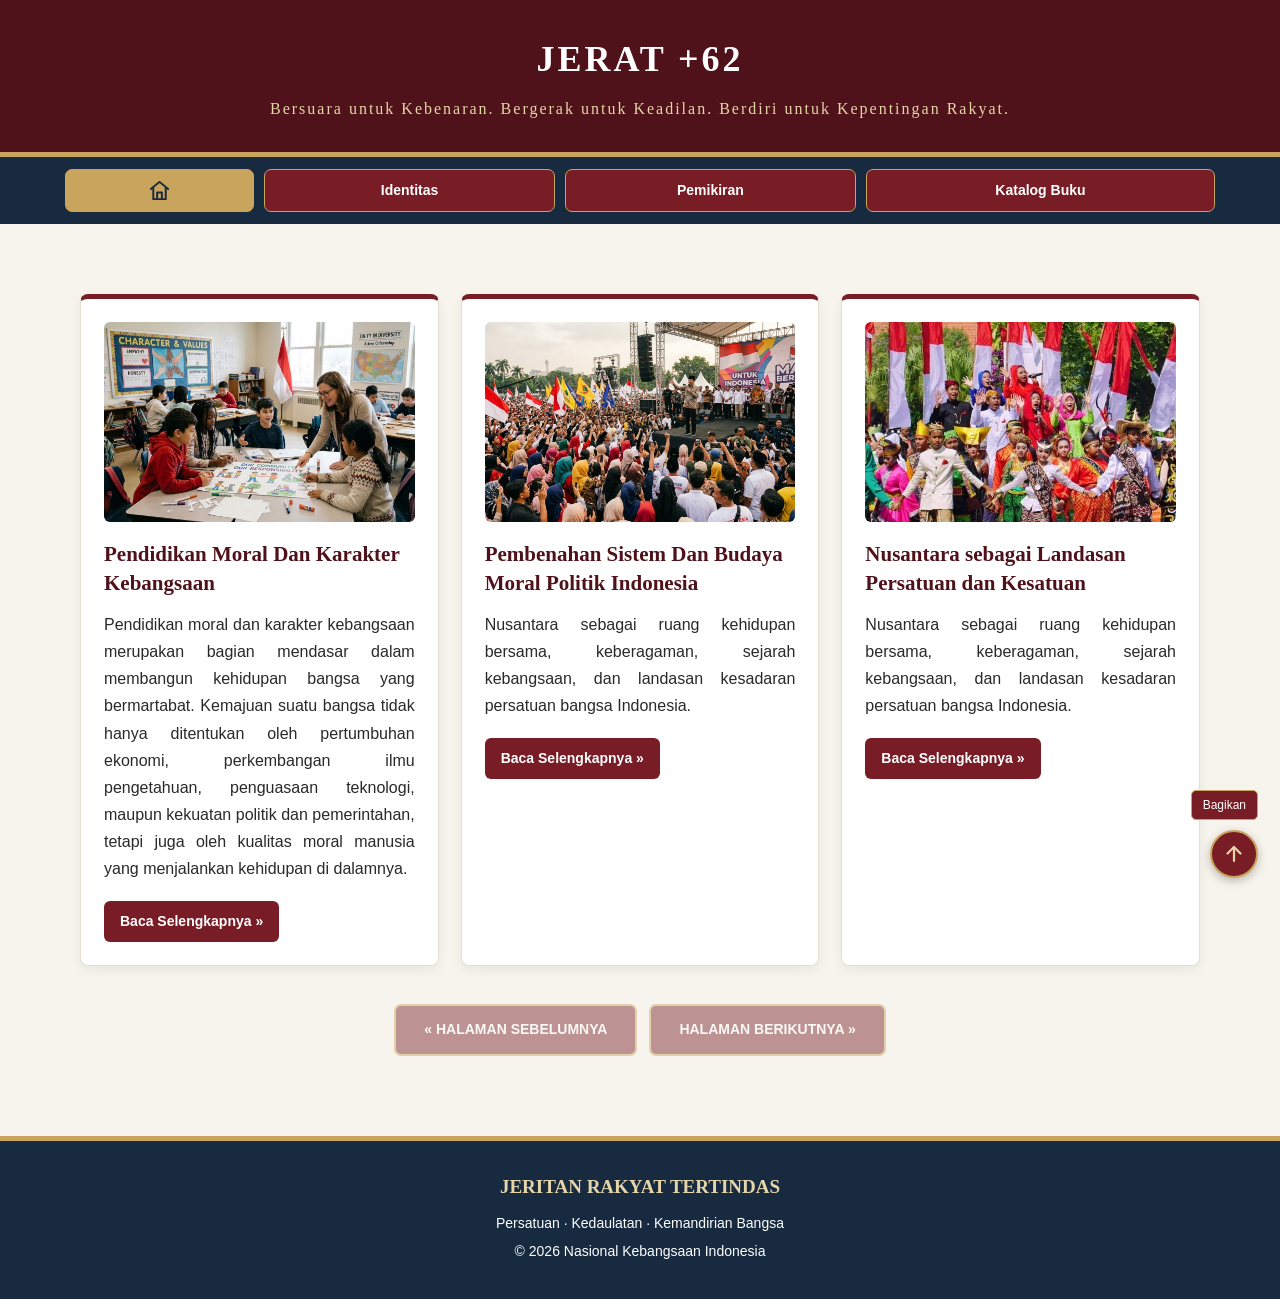
<file: index.html>
<!DOCTYPE html>
<html lang="id">
<head>
<meta charset="UTF-8">
<meta name="viewport" content="width=device-width, initial-scale=1.0">

<title>JERAT +62</title>

<meta name="description" content="Jeritan Rakyat Tertindas, Suara yang Tidak Boleh Dibungkam.">

<link rel="stylesheet" href="style.css">

</head>
<body>

<!-- HEADER -->

<header>
    <div class="header-inner">
        <div class="site-title">
            JERAT +62
        </div>
        <div class="site-tagline">
            Bersuara untuk Kebenaran. Bergerak untuk Keadilan. Berdiri untuk Kepentingan Rakyat.
        </div>
    </div>
</header>

<!-- NAVIGASI -->

<nav>
    <div class="nav-inner">

        <a href="index.html"
           class="active home-button"
           aria-label="Beranda"
           title="Beranda">
            <svg viewBox="0 0 24 24" aria-hidden="true">
                <path d="M3 10.5L12 3l9 7.5"></path>
                <path d="M5.5 9.5V21h13V9.5"></path>
                <path d="M9.5 21v-7h5v7"></path>
            </svg>
        </a>

        <a href="identitas.html">Identitas</a>
        <a href="pemikiran.html">Pemikiran</a>
        <a href="katalog-buku.html">Katalog Buku</a>

    </div>
</nav>

<!-- KONTEN BERANDA -->

<main>
<section class="content-section">
<div class="container">

    <!-- DAFTAR KARTU ARTIKEL -->

    <div class="article-grid" id="article-grid"></div>

    <!-- NAVIGASI HALAMAN -->

    <div class="next-page-wrap" id="pagination"></div>

</div>
</section>
</main>

<!-- FOOTER -->

<footer>
    <div class="footer-title">
        JERITAN RAKYAT TERTINDAS
    </div>
    <p>Persatuan · Kedaulatan · Kemandirian Bangsa</p>
    <p>&copy; 2026 Nasional Kebangsaan Indonesia</p>
</footer>

<!-- BACK TO TOP -->

<a href="#" class="back-to-top" aria-label="Kembali ke atas" title="Back to Top">
    <svg viewBox="0 0 24 24" aria-hidden="true">
        <path d="M12 19V5"></path>
        <path d="M5.5 11.5L12 5l6.5 6.5"></path>
    </svg>
</a>

<!-- DATA ARTIKEL -->

<script src="daftar-artikel.js"></script>

<!-- SISTEM KARTU DAN PAGINASI -->

<script>

const jumlahPerHalaman = 3;
const wadahArtikel = document.getElementById("article-grid");
const wadahPagination = document.getElementById("pagination");

const artikel = Array.isArray(daftarArtikel) ? daftarArtikel : [];

const jumlahHalaman = Math.max(
    1,
    Math.ceil(artikel.length / jumlahPerHalaman)
);

const parameterHalaman = new URLSearchParams(window.location.search);
let halamanAktif = parseInt(parameterHalaman.get("page"), 10);

if (!Number.isInteger(halamanAktif) || halamanAktif < 1) {
    halamanAktif = 1;
}

halamanAktif = Math.min(halamanAktif, jumlahHalaman);

const indeksAwal = (halamanAktif - 1) * jumlahPerHalaman;
const artikelHalaman = artikel.slice(
    indeksAwal,
    indeksAwal + jumlahPerHalaman
);

// MENAMPILKAN KARTU ARTIKEL

if (artikelHalaman.length > 0) {

    wadahArtikel.innerHTML = artikelHalaman.map(function(item) {

        return `
            <article class="article-card">

                <img
                    src="${item.gambar}"
                    alt="${item.judul}"
                    style="width:100%; height:200px; object-fit:cover; display:block; border-radius:6px; margin-bottom:18px;"
                >

                <h2>${item.judul}</h2>

                <p>${item.ringkasan}</p>

                <a href="${item.halaman}" class="read-more">
                    Baca Selengkapnya &raquo;
                </a>

            </article>
        `;

    }).join("");

} else {

    wadahArtikel.innerHTML = `
        <p>Belum ada artikel yang tersedia.</p>
    `;

}

// MEMBUAT TOMBOL NAVIGASI HALAMAN

const tombolSebelumnya = halamanAktif > 1
    ? `
        <a href="?page=${halamanAktif - 1}" class="next-page-button">
            &laquo; HALAMAN SEBELUMNYA
        </a>
      `
    : `
        <span class="next-page-button"
              aria-disabled="true"
              style="opacity:0.45; cursor:not-allowed;">
            &laquo; HALAMAN SEBELUMNYA
        </span>
      `;

const tombolBerikutnya = halamanAktif < jumlahHalaman
    ? `
        <a href="?page=${halamanAktif + 1}" class="next-page-button">
            HALAMAN BERIKUTNYA &raquo;
        </a>
      `
    : `
        <span class="next-page-button"
              aria-disabled="true"
              style="opacity:0.45; cursor:not-allowed;">
            HALAMAN BERIKUTNYA &raquo;
        </span>
      `;

wadahPagination.innerHTML = `
    <div style="display:flex; justify-content:center; align-items:center; gap:12px; flex-wrap:wrap;">
        ${tombolSebelumnya}
        ${tombolBerikutnya}
    </div>
`;

</script>

<script src="bagikan.js"></script>
    
</body>
</html>
</file>
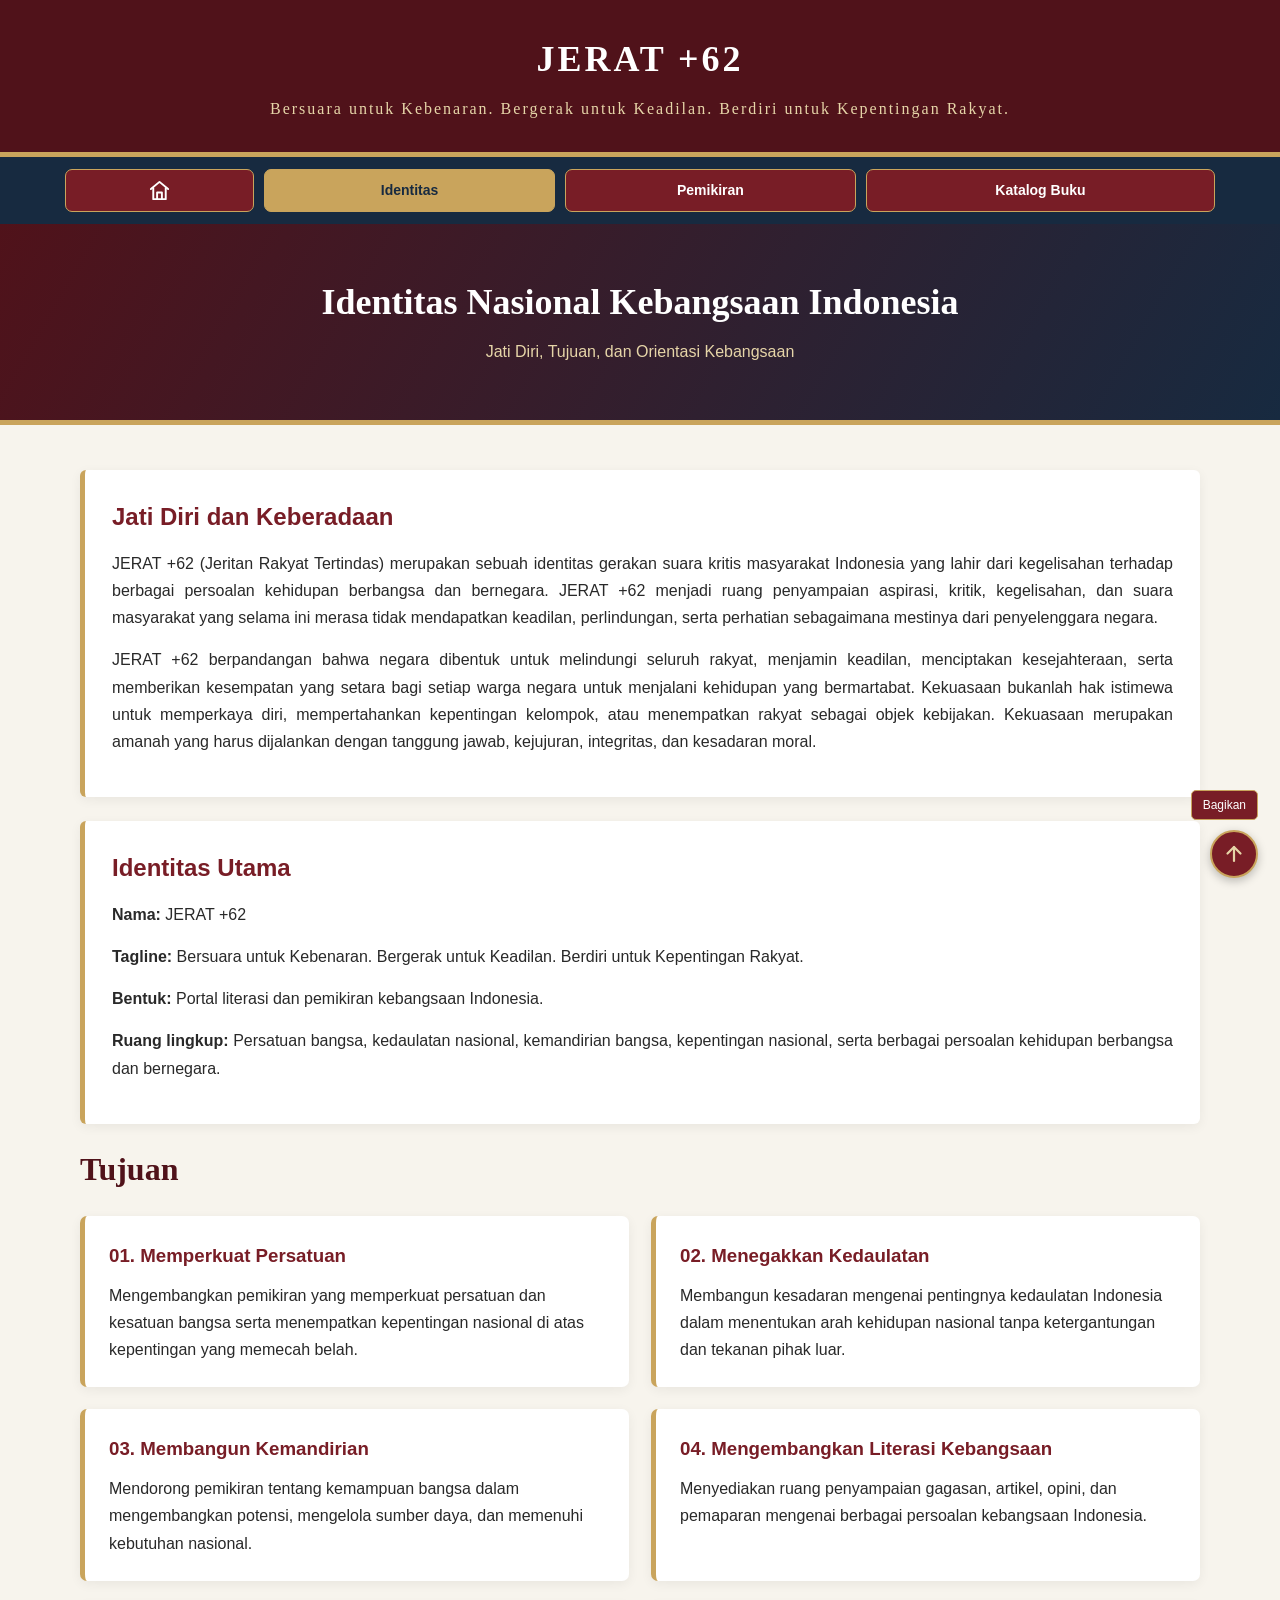
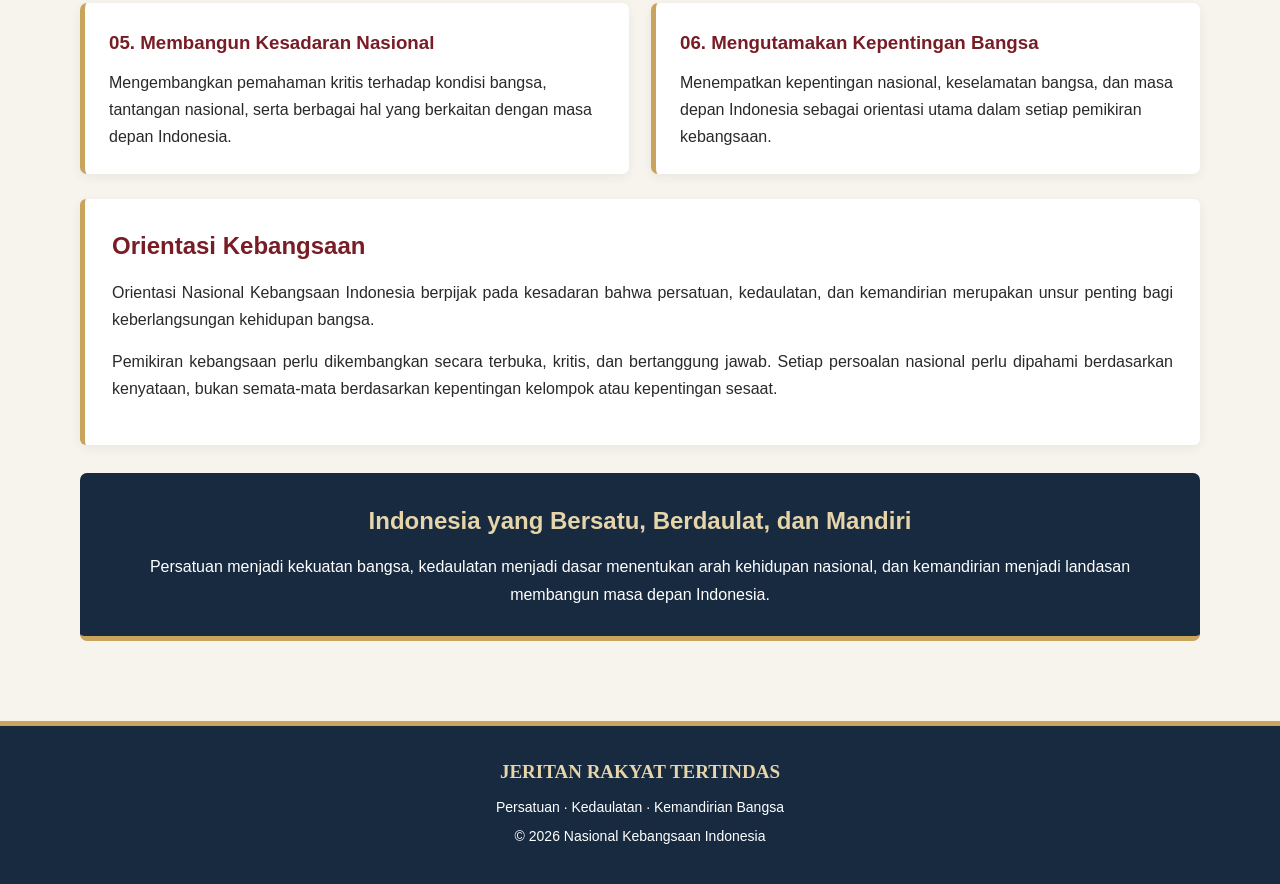
<file: identitas.html>
<!DOCTYPE html>
<html lang="id">
<head>
    <meta charset="UTF-8">
    <meta name="viewport" content="width=device-width, initial-scale=1.0">
    <title>Identitas | JERAT +62</title>
    <meta name="description" content="Bersuara untuk Kebenaran. Bergerak untuk Keadilan. Berdiri untuk Kepentingan Rakyat.">
    <link rel="stylesheet" href="style.css">
</head>
<body>

<header>
    <div class="header-inner">
        <div class="site-title">JERAT +62</div>
        <div class="site-tagline">Bersuara untuk Kebenaran. Bergerak untuk Keadilan. Berdiri untuk Kepentingan Rakyat.</div>
    </div>
</header>

<nav>
    <div class="nav-inner">
        <a href="index.html" class="home-button" aria-label="Beranda" title="Beranda">
            <svg viewBox="0 0 24 24" aria-hidden="true">
                <path d="M3 10.5L12 3l9 7.5"></path>
                <path d="M5.5 9.5V21h13V9.5"></path>
                <path d="M9.5 21v-7h5v7"></path>
            </svg>
        </a>
        <a href="identitas.html" class="active">Identitas</a>
        <a href="pemikiran.html">Pemikiran</a>
        <a href="katalog-buku.html">Katalog Buku</a>
    </div>
</nav>

<main>
    <section class="page-banner">
        <div class="container">
            <h1>Identitas Nasional Kebangsaan Indonesia</h1>
            <p>Jati Diri, Tujuan, dan Orientasi Kebangsaan</p>
        </div>
    </section>

    <section class="content-section">
        <div class="container">

            <div class="content-box">
                <h2>Jati Diri dan Keberadaan</h2>
                <p>
                    JERAT +62 (Jeritan Rakyat Tertindas) merupakan sebuah identitas gerakan suara kritis masyarakat Indonesia yang lahir dari kegelisahan terhadap berbagai persoalan kehidupan berbangsa dan bernegara. JERAT +62 menjadi ruang penyampaian aspirasi, kritik, kegelisahan, dan suara masyarakat yang selama ini merasa tidak mendapatkan keadilan, perlindungan, serta perhatian sebagaimana mestinya dari penyelenggara negara.
                </p>
                <p>
                    JERAT +62 berpandangan bahwa negara dibentuk untuk melindungi seluruh rakyat, menjamin keadilan, menciptakan kesejahteraan, serta memberikan kesempatan yang setara bagi setiap warga negara untuk menjalani kehidupan yang bermartabat. Kekuasaan bukanlah hak istimewa untuk memperkaya diri, mempertahankan kepentingan kelompok, atau menempatkan rakyat sebagai objek kebijakan. Kekuasaan merupakan amanah yang harus dijalankan dengan tanggung jawab, kejujuran, integritas, dan kesadaran moral.
                </p>
            </div>

            <div class="content-box">
                <h2>Identitas Utama</h2>
                <p>
                    <strong>Nama:</strong> JERAT +62
                </p>
                <p>
                    <strong>Tagline:</strong> Bersuara untuk Kebenaran. Bergerak untuk Keadilan. Berdiri untuk Kepentingan Rakyat.
                </p>
                <p>
                    <strong>Bentuk:</strong> Portal literasi dan pemikiran
                    kebangsaan Indonesia.
                </p>
                <p>
                    <strong>Ruang lingkup:</strong> Persatuan bangsa,
                    kedaulatan nasional, kemandirian bangsa, kepentingan
                    nasional, serta berbagai persoalan kehidupan berbangsa
                    dan bernegara.
                </p>
            </div>

            <h2 class="section-title">Tujuan</h2>

            <div class="purpose-grid">

                <div class="purpose-card">
                    <h3>01. Memperkuat Persatuan</h3>
                    <p>
                        Mengembangkan pemikiran yang memperkuat persatuan
                        dan kesatuan bangsa serta menempatkan kepentingan
                        nasional di atas kepentingan yang memecah belah.
                    </p>
                </div>

                <div class="purpose-card">
                    <h3>02. Menegakkan Kedaulatan</h3>
                    <p>
                        Membangun kesadaran mengenai pentingnya kedaulatan
                        Indonesia dalam menentukan arah kehidupan nasional
                        tanpa ketergantungan dan tekanan pihak luar.
                    </p>
                </div>

                <div class="purpose-card">
                    <h3>03. Membangun Kemandirian</h3>
                    <p>
                        Mendorong pemikiran tentang kemampuan bangsa dalam
                        mengembangkan potensi, mengelola sumber daya, dan
                        memenuhi kebutuhan nasional.
                    </p>
                </div>

                <div class="purpose-card">
                    <h3>04. Mengembangkan Literasi Kebangsaan</h3>
                    <p>
                        Menyediakan ruang penyampaian gagasan, artikel,
                        opini, dan pemaparan mengenai berbagai persoalan
                        kebangsaan Indonesia.
                    </p>
                </div>

                <div class="purpose-card">
                    <h3>05. Membangun Kesadaran Nasional</h3>
                    <p>
                        Mengembangkan pemahaman kritis terhadap kondisi
                        bangsa, tantangan nasional, serta berbagai hal
                        yang berkaitan dengan masa depan Indonesia.
                    </p>
                </div>

                <div class="purpose-card">
                    <h3>06. Mengutamakan Kepentingan Bangsa</h3>
                    <p>
                        Menempatkan kepentingan nasional, keselamatan
                        bangsa, dan masa depan Indonesia sebagai orientasi
                        utama dalam setiap pemikiran kebangsaan.
                    </p>
                </div>

            </div>

            <div class="content-box">
                <h2>Orientasi Kebangsaan</h2>
                <p>
                    Orientasi Nasional Kebangsaan Indonesia berpijak pada
                    kesadaran bahwa persatuan, kedaulatan, dan kemandirian
                    merupakan unsur penting bagi keberlangsungan kehidupan
                    bangsa.
                </p>
                <p>
                    Pemikiran kebangsaan perlu dikembangkan secara terbuka,
                    kritis, dan bertanggung jawab. Setiap persoalan nasional
                    perlu dipahami berdasarkan kenyataan, bukan semata-mata
                    berdasarkan kepentingan kelompok atau kepentingan
                    sesaat.
                </p>
            </div>

            <div class="closing">
                <h2>Indonesia yang Bersatu, Berdaulat, dan Mandiri</h2>
                <p>
                    Persatuan menjadi kekuatan bangsa, kedaulatan menjadi
                    dasar menentukan arah kehidupan nasional, dan
                    kemandirian menjadi landasan membangun masa depan
                    Indonesia.
                </p>
            </div>

        </div>
    </section>
</main>

<footer>
    <div class="footer-title">JERITAN RAKYAT TERTINDAS</div>
    <p>Persatuan · Kedaulatan · Kemandirian Bangsa</p>
    <p>&copy; 2026 Nasional Kebangsaan Indonesia</p>
</footer>


<a href="#" class="back-to-top" aria-label="Kembali ke atas" title="Back to Top">
    <svg viewBox="0 0 24 24" aria-hidden="true">
        <path d="M12 19V5"></path>
        <path d="M5.5 11.5L12 5l6.5 6.5"></path>
    </svg>
</a>
<script src="bagikan.js"></script>
</body>
</html>
</file>
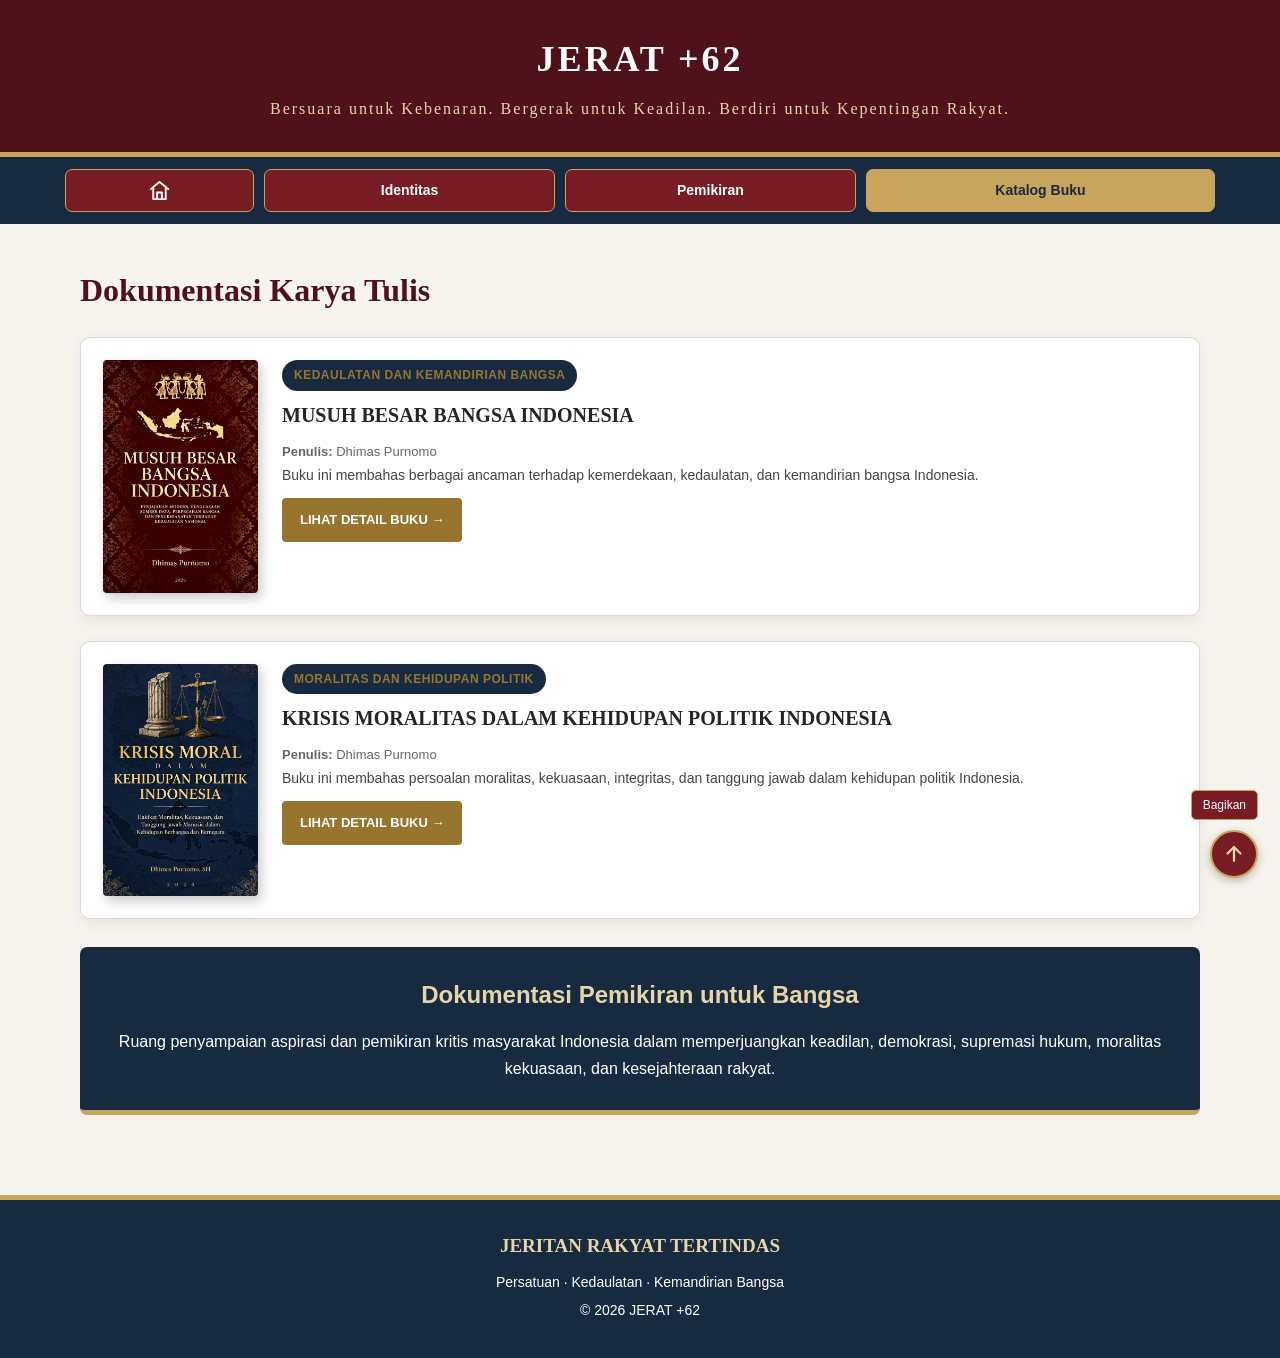
<file: katalog-buku.html>
<!DOCTYPE html>
<html lang="id">
<head>
<meta charset="UTF-8">
<meta name="viewport" content="width=device-width, initial-scale=1.0">

<title>Katalog Buku | JERAT +62</title>

<meta name="description" content="Katalog buku JERAT +62. Dokumentasi pemikiran kritis mengenai kebangsaan, kedaulatan, moralitas politik, dan kepentingan rakyat Indonesia.">

<meta name="theme-color" content="#171717">

<link rel="stylesheet" href="style.css">

<style>

/* KATALOG BUKU */

.catalog-intro {
line-height: 1.8;
text-align: justify;
margin-bottom: 28px;
}

.catalog-grid {
display: grid;
grid-template-columns: 1fr;
gap: 25px;
margin-top: 25px;
}

.book-card {
display: flex;
align-items: flex-start;
gap: 24px;
padding: 22px;
background: #fff;
border: 1px solid #ded6c8;
border-radius: 10px;
box-shadow: 0 4px 14px rgba(0,0,0,0.07);
transition: 0.3s ease;
}

.book-card:hover {
transform: translateY(-3px);
box-shadow: 0 8px 22px rgba(0,0,0,0.12);
}

.book-cover {
flex: 0 0 155px;
width: 155px;
}

.book-cover img {
display: block;
width: 100%;
aspect-ratio: 2 / 3;
object-fit: cover;
border-radius: 4px;
box-shadow: 3px 5px 12px rgba(0,0,0,0.22);
}

.book-info {
flex: 1;
min-width: 0;
}

.book-category {
display: inline-block;
color: #98752e;
font-size: 12px;
font-weight: 700;
letter-spacing: 0.5px;
margin-bottom: 10px;
text-transform: uppercase;
}

.book-info h2 {
font-size: 20px;
line-height: 1.4;
color: #252525;
margin: 0 0 12px;
}

.book-title-link {
color: inherit;
text-decoration: none;
}

.book-title-link:hover {
color: #98752e;
}

.book-author {
font-size: 13px;
color: #666;
}

.book-description {
font-size: 14px;
line-height: 1.8;
color: #444;
text-align: justify;
}

.read-more {
display: inline-block;
margin-top: 10px;
padding: 11px 18px;
background: #98752e;
color: #fff;
text-decoration: none;
font-size: 13px;
font-weight: bold;
border-radius: 4px;
transition: 0.3s;
}

.read-more:hover {
background: #72551e;
}

.catalog-empty {
text-align: center;
padding: 25px;
color: #777;
}

/* TAMPILAN MOBILE */

@media (max-width: 600px) {

.book-card {
gap: 14px;
padding: 13px;
}

.book-cover {
flex: 0 0 105px;
width: 105px;
}

.book-info h2 {
font-size: 15px;
}

.book-description {
font-size: 12px;
line-height: 1.6;
}

.book-category {
font-size: 10px;
}

.book-author {
font-size: 12px;
}

.read-more {
font-size: 11px;
padding: 9px 12px;
}

}

</style>
</head>

<body>

<!-- HEADER -->

<header>
<div class="header-inner">

<div class="site-title">JERAT +62</div>

<div class="site-tagline">
Bersuara untuk Kebenaran. Bergerak untuk Keadilan.
Berdiri untuk Kepentingan Rakyat.
</div>

</div>
</header>

<!-- NAVIGASI -->

<nav>
<div class="nav-inner">

<a href="index.html"
class="home-button"
aria-label="Beranda"
title="Beranda">

<svg viewBox="0 0 24 24" aria-hidden="true">
<path d="M3 10.5L12 3l9 7.5"></path>
<path d="M5.5 9.5V21h13V9.5"></path>
<path d="M9.5 21v-7h5v7"></path>
</svg>

</a>

<a href="identitas.html">Identitas</a>
<a href="pemikiran.html">Pemikiran</a>
<a href="katalog-buku.html" class="active">Katalog Buku</a>

</div>
</nav>

<!-- KONTEN UTAMA -->

<main>

<section class="content-section">
<div class="container">

<h2 class="section-title">
Dokumentasi Karya Tulis
</h2>

<!-- DAFTAR BUKU OTOMATIS -->

<div class="catalog-grid" id="daftar-buku">

<p class="catalog-empty">
Memuat katalog buku...
</p>

</div>

<!-- PENUTUP -->

<div class="closing">

<h2>Dokumentasi Pemikiran untuk Bangsa</h2>

<p>
Ruang penyampaian aspirasi dan pemikiran kritis masyarakat Indonesia dalam memperjuangkan keadilan, demokrasi, supremasi hukum, moralitas kekuasaan, dan kesejahteraan rakyat.
</p>

</div>

</div>
</section>

</main>

<!-- FOOTER -->

<footer>

<div class="footer-title">
JERITAN RAKYAT TERTINDAS
</div>

<p>
Persatuan · Kedaulatan · Kemandirian Bangsa
</p>

<p>
© 2026 JERAT +62
</p>

</footer>

<!-- BACK TO TOP -->

<a
href="#"
class="back-to-top"
aria-label="Kembali ke atas"
title="Kembali ke atas">

<svg viewBox="0 0 24 24" aria-hidden="true">
<path d="M12 19V5"></path>
<path d="M5.5 11.5L12 5l6.5 6.5"></path>
</svg>

</a>

<!-- JAVASCRIPT KATALOG -->

<script src="daftar-buku.js"></script>

<script>

const katalog = document.getElementById("daftar-buku");

if (typeof daftarBuku !== "undefined" && daftarBuku.length > 0) {

katalog.innerHTML = daftarBuku.map(buku => `

<article class="book-card">

<div class="book-cover">

<a href="${buku.halaman}">
<img
src="${buku.sampul}"
alt="Sampul ${buku.judul}"
loading="lazy">
</a>

</div>

<div class="book-info">

<span class="book-category">
${buku.kategori}
</span>

<h2>
<a class="book-title-link"
href="${buku.halaman}">
${buku.judul}
</a>
</h2>

<p class="book-author">
<strong>Penulis:</strong> ${buku.penulis}
</p>

<p class="book-description">
${buku.deskripsi}
</p>

<a
class="read-more"
href="${buku.halaman}">
LIHAT DETAIL BUKU →
</a>

</div>

</article>

`).join("");

} else {

katalog.innerHTML = `
<p class="catalog-empty">
Belum ada buku yang ditambahkan ke katalog.
</p>
`;

}

</script>

<script src="bagikan.js"></script>

</body>
</html>
</file>
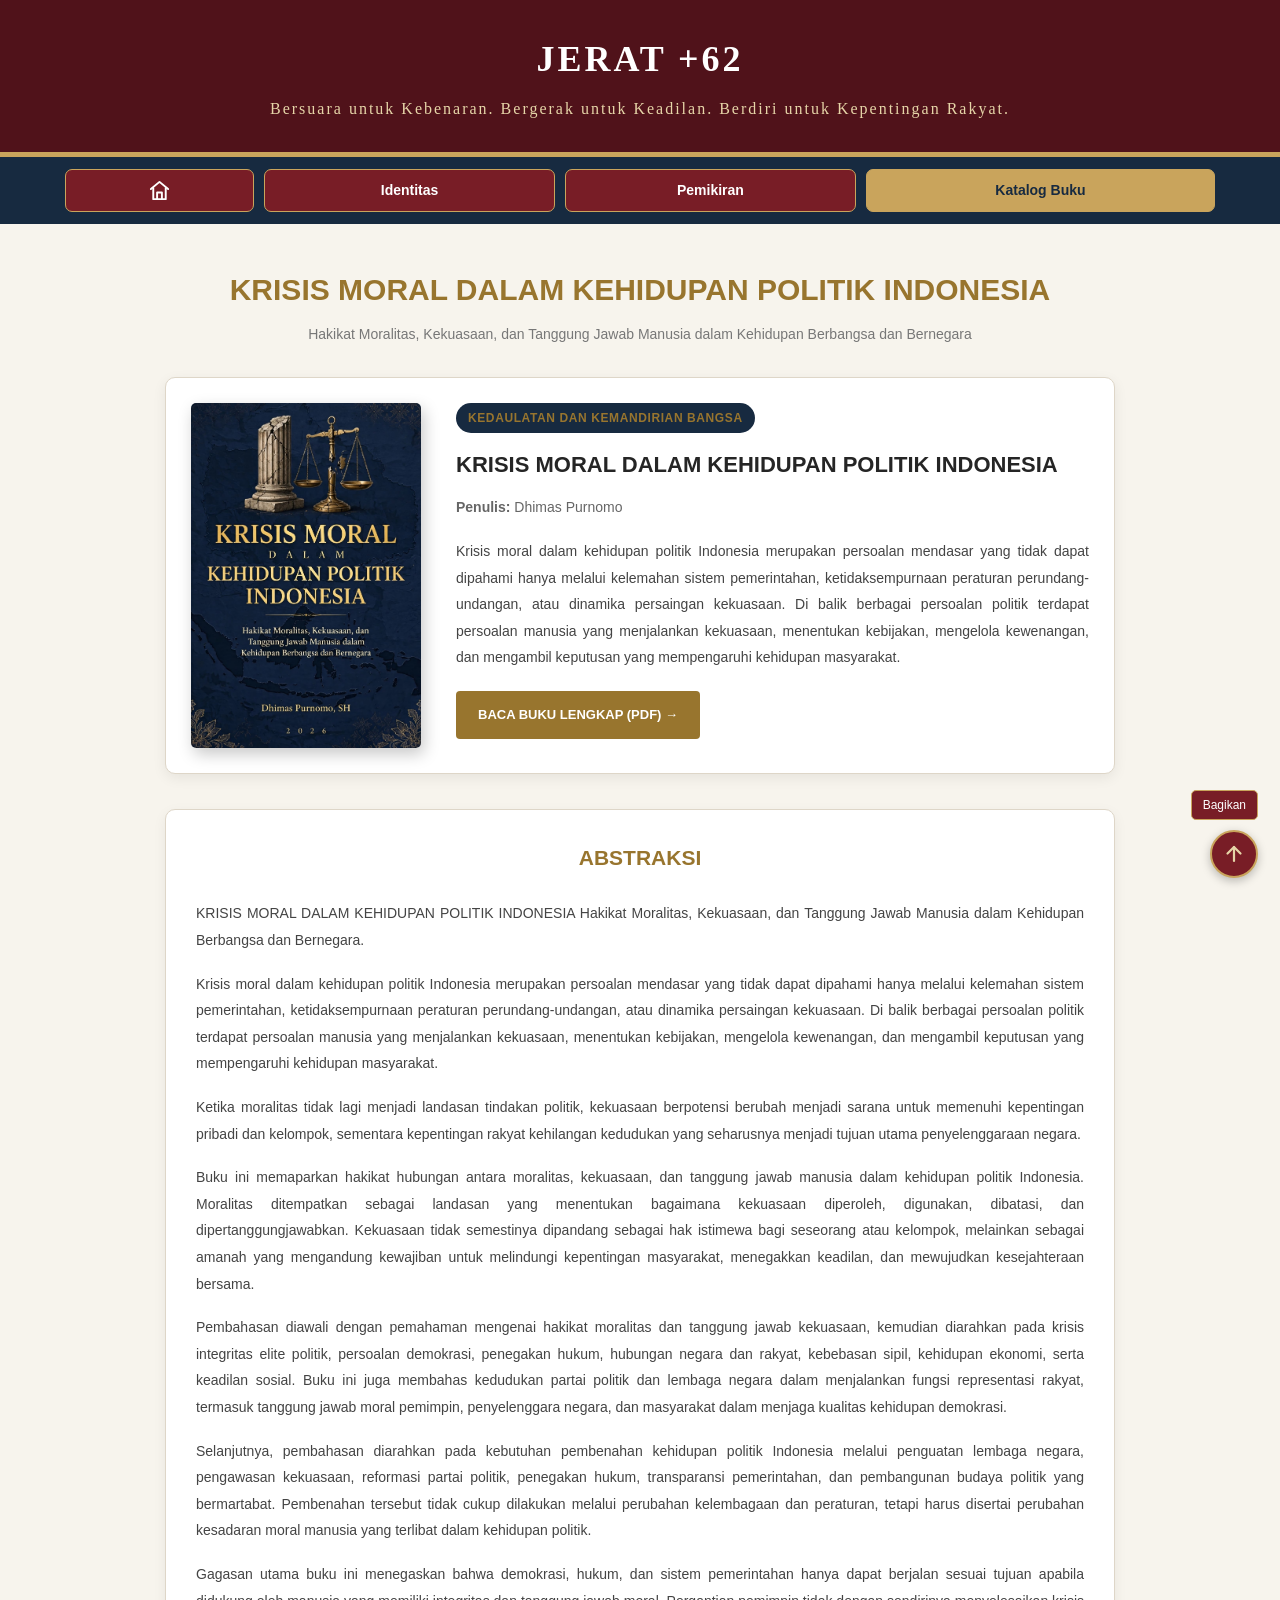
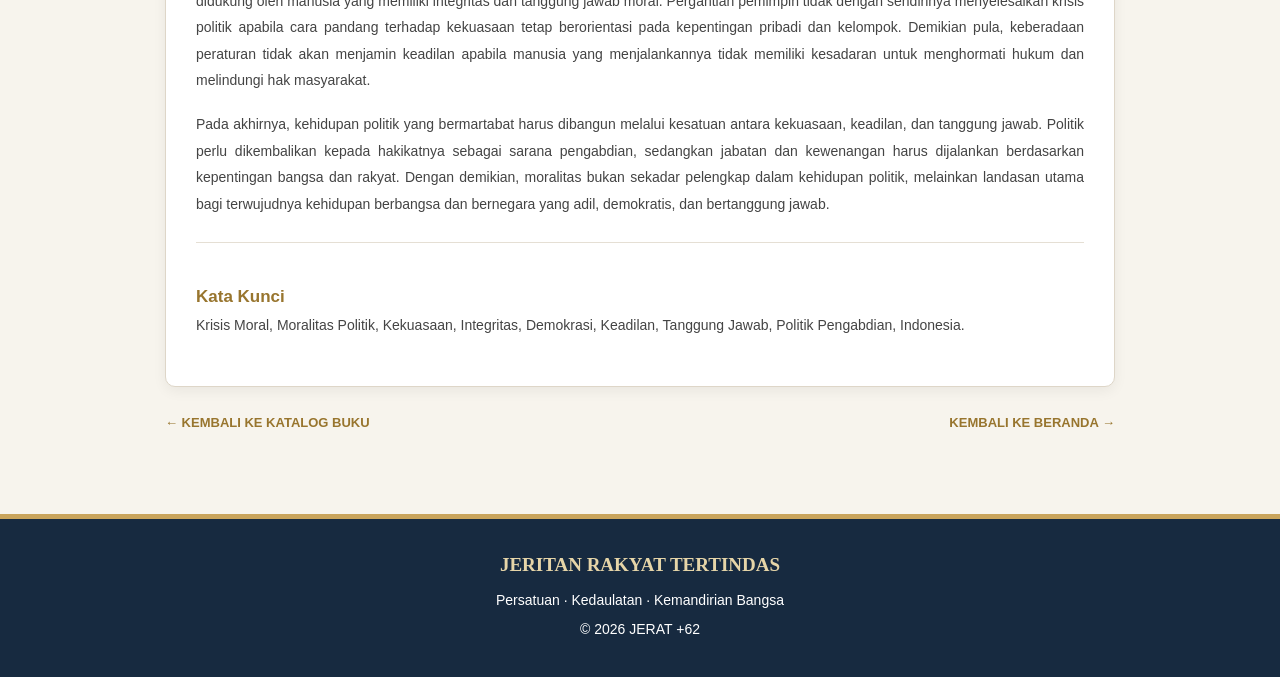
<file: krisis-moral.html>
<!DOCTYPE html>
<html lang="id">
<head>

<meta charset="UTF-8">
<meta name="viewport" content="width=device-width, initial-scale=1.0">

<title>Krisis Moral Dalam Kehidupan Politik Indonesia  | JERAT +62</title>

<meta name="description" content="Krisis moral dalam kehidupan politik Indonesia merupakan persoalan mendasar yang tidak dapat dipahami hanya melalui kelemahan sistem pemerintahan, ketidaksempurnaan peraturan perundang-undangan, atau dinamika persaingan kekuasaan.">

<meta name="author" content="Dhimas Purnomo">

<meta name="theme-color" content="#171717">

<link rel="stylesheet" href="style.css">

<style>

/* HALAMAN DETAIL BUKU */

.book-detail {max-width: 950px; margin: auto;}
.book-heading {text-align: center; margin-bottom: 30px;}
.book-heading h1 {font-size: 30px; line-height: 1.4; color: #98752e; margin-bottom: 12px;}
.book-heading p {color: #777;font-size: 14px;}
.book-main {display: flex; align-items: flex-start; gap: 35px; margin-bottom: 35px; padding: 25px;
background: #fff; border: 1px solid #ded6c8; border-radius: 10px; box-shadow: 0 4px 14px rgba(0,0,0,0.07);}
.book-image {flex: 0 0 230px; width: 230px;}
.book-image img {display: block; width: 100%; aspect-ratio: 2 / 3; object-fit: cover; border-radius: 5px; box-shadow: 3px 6px 16px rgba(0,0,0,0.22);}
.book-information {flex: 1; min-width: 0;}
.book-category {display: inline-block; color: #98752e; font-size: 12px; font-weight: bold; letter-spacing: 0.6px; text-transform: uppercase; margin-bottom: 15px;}
.book-information h2 {font-size: 22px; line-height: 1.5; color: #252525; margin: 0 0 15px;}
.book-author {color: #666; font-size: 14px; margin-bottom: 18px;}
.book-description {font-size: 14px; line-height: 1.9; color: #444; text-align: justify;}
.book-pdf {display: inline-block; margin-top: 20px; padding: 13px 22px; background: #98752e;
color: #fff; text-decoration: none; font-size: 13px; font-weight: bold; border-radius: 4px; transition: 0.3s;}
.book-pdf:hover {background: #72551e;}
.book-content {padding: 30px; background: #fff; border: 1px solid #ded6c8; border-radius: 10px; box-shadow: 0 4px 14px rgba(0,0,0,0.06);}
.book-content h2 {color: #98752e; font-size: 21px; text-align: center; margin-bottom: 25px;}
.book-content h3 {color: #98752e; font-size: 17px; margin-top: 25px;}

.book-content p {
font-size: 14px;
line-height: 1.9;
color: #444;
text-align: justify;
margin-bottom: 17px;
}

.book-keywords {
border-top: 1px solid #e5dfd4;
margin-top: 25px;
padding-top: 15px;
}

.book-navigation {
display: flex;
justify-content: space-between;
gap: 15px;
margin-top: 25px;
}

.book-navigation a {
display: inline-block;
color: #98752e;
font-size: 13px;
font-weight: bold;
text-decoration: none;
}

/* MOBILE */

@media (max-width: 600px) {
.book-heading h1 {font-size: 22px;}
.book-main {gap: 15px; padding: 13px;}
.book-image {flex: 0 0 110px; width: 110px;}
.book-information h2 {font-size: 15px;}
.book-category {font-size: 10px;}
.book-author {font-size: 12px;}
.book-description {font-size: 12px; line-height: 1.7;}
.book-pdf {font-size: 11px; padding: 10px 12px;}
.book-content {padding: 18px;}
.book-content h2 {font-size: 18px;}
.book-content p {font-size: 13px; line-height: 1.8;}
.book-navigation {flex-direction: column;}}
</style>
</head>
<body>
<!-- HEADER -->
<header>
<div class="header-inner">
<div class="site-title">JERAT +62</div>
<div class="site-tagline">
Bersuara untuk Kebenaran. Bergerak untuk Keadilan.
Berdiri untuk Kepentingan Rakyat.
</div>
</div>
</header>
<!-- NAVIGASI -->
<nav>
<div class="nav-inner">
<a href="index.html"
class="home-button"
aria-label="Beranda"
title="Beranda">
<svg viewBox="0 0 24 24" aria-hidden="true">
<path d="M3 10.5L12 3l9 7.5"></path>
<path d="M5.5 9.5V21h13V9.5"></path>
<path d="M9.5 21v-7h5v7"></path>
</svg>
</a>
<a href="identitas.html">Identitas</a>
<a href="pemikiran.html">Pemikiran</a>
<a href="katalog-buku.html" class="active">Katalog Buku</a>
</div>
</nav>

<!-- KONTEN UTAMA -->
<main>
<section class="content-section">
<div class="container">
<div class="book-detail">
<!-- JUDUL -->
<div class="book-heading">
<h1>KRISIS MORAL DALAM KEHIDUPAN POLITIK INDONESIA</h1>
<p>
Hakikat Moralitas, Kekuasaan, dan Tanggung Jawab Manusia dalam Kehidupan Berbangsa dan Bernegara
</p>
</div>
<!-- IDENTITAS BUKU -->
<article class="book-main">
<div class="book-image">
<img
src="krisis-moral.jpg"
alt="Sampul buku Krisis Moral Dalam Kehidupan Politik Indonesia"
loading="eager">
</div>
<div class="book-information">
<span class="book-category">
Kedaulatan dan Kemandirian Bangsa
</span>
<h2>KRISIS MORAL DALAM KEHIDUPAN POLITIK INDONESIA</h2>
<p class="book-author">
<strong>Penulis:</strong> Dhimas Purnomo
</p>
<p class="book-description">
Krisis moral dalam kehidupan politik Indonesia merupakan persoalan mendasar yang tidak dapat dipahami hanya melalui kelemahan sistem pemerintahan, ketidaksempurnaan peraturan perundang-undangan, atau dinamika persaingan kekuasaan. Di balik berbagai persoalan politik terdapat persoalan manusia yang menjalankan kekuasaan, menentukan kebijakan, mengelola kewenangan, dan mengambil keputusan yang mempengaruhi kehidupan masyarakat. 
</p>
<a
class="book-pdf"
href="https://drive.google.com/file/d/1IO7MyIQQ3cj6HEtYMOSEXqB1VapXii2N/view?usp=drivesdk"
target="_blank"
rel="noopener noreferrer">
BACA BUKU LENGKAP (PDF) →
</a>
</div>
</article>

<!-- ABSTRAKSI -->
<article class="book-content">
<h2>ABSTRAKSI</h2>
<p>
KRISIS MORAL DALAM KEHIDUPAN POLITIK INDONESIA Hakikat Moralitas, Kekuasaan, dan Tanggung Jawab Manusia dalam Kehidupan Berbangsa dan Bernegara.
</p>
<p>
Krisis moral dalam kehidupan politik Indonesia merupakan persoalan mendasar yang tidak dapat dipahami hanya melalui kelemahan sistem pemerintahan, ketidaksempurnaan peraturan perundang-undangan, atau dinamika persaingan kekuasaan. Di balik berbagai persoalan politik terdapat persoalan manusia yang menjalankan kekuasaan, menentukan kebijakan, mengelola kewenangan, dan mengambil keputusan yang mempengaruhi kehidupan masyarakat. 
</p>
<p>
Ketika moralitas tidak lagi menjadi landasan tindakan politik, kekuasaan berpotensi berubah menjadi sarana untuk memenuhi kepentingan pribadi dan kelompok, sementara kepentingan rakyat kehilangan kedudukan yang seharusnya menjadi tujuan utama penyelenggaraan negara.
</p>
<p>
Buku ini memaparkan hakikat hubungan antara moralitas, kekuasaan, dan tanggung jawab manusia dalam kehidupan politik Indonesia. Moralitas ditempatkan sebagai landasan yang menentukan bagaimana kekuasaan diperoleh, digunakan, dibatasi, dan dipertanggungjawabkan. Kekuasaan tidak semestinya dipandang sebagai hak istimewa bagi seseorang atau kelompok, melainkan sebagai amanah yang mengandung kewajiban untuk melindungi kepentingan masyarakat, menegakkan keadilan, dan mewujudkan kesejahteraan bersama.
</p>
<p>
Pembahasan diawali dengan pemahaman mengenai hakikat moralitas dan tanggung jawab kekuasaan, kemudian diarahkan pada krisis integritas elite politik, persoalan demokrasi, penegakan hukum, hubungan negara dan rakyat, kebebasan sipil, kehidupan ekonomi, serta keadilan sosial. Buku ini juga membahas kedudukan partai politik dan lembaga negara dalam menjalankan fungsi representasi rakyat, termasuk tanggung jawab moral pemimpin, penyelenggara negara, dan masyarakat dalam menjaga kualitas kehidupan demokrasi.
</p>
<p>
Selanjutnya, pembahasan diarahkan pada kebutuhan pembenahan kehidupan politik Indonesia melalui penguatan lembaga negara, pengawasan kekuasaan, reformasi partai politik, penegakan hukum, transparansi pemerintahan, dan pembangunan budaya politik yang bermartabat. Pembenahan tersebut tidak cukup dilakukan melalui perubahan kelembagaan dan peraturan, tetapi harus disertai perubahan kesadaran moral manusia yang terlibat dalam kehidupan politik.
</p>
<p>
Gagasan utama buku ini menegaskan bahwa demokrasi, hukum, dan sistem pemerintahan hanya dapat berjalan sesuai tujuan apabila didukung oleh manusia yang memiliki integritas dan tanggung jawab moral. Pergantian pemimpin tidak dengan sendirinya menyelesaikan krisis politik apabila cara pandang terhadap kekuasaan tetap berorientasi pada kepentingan pribadi dan kelompok. Demikian pula, keberadaan peraturan tidak akan menjamin keadilan apabila manusia yang menjalankannya tidak memiliki kesadaran untuk menghormati hukum dan melindungi hak masyarakat.
</p>
<p>
Pada akhirnya, kehidupan politik yang bermartabat harus dibangun melalui kesatuan antara kekuasaan, keadilan, dan tanggung jawab. Politik perlu dikembalikan kepada hakikatnya sebagai sarana pengabdian, sedangkan jabatan dan kewenangan harus dijalankan berdasarkan kepentingan bangsa dan rakyat. Dengan demikian, moralitas bukan sekadar pelengkap dalam kehidupan politik, melainkan landasan utama bagi terwujudnya kehidupan berbangsa dan bernegara yang adil, demokratis, dan bertanggung jawab.
</p>
<!-- KATA KUNCI -->
<div class="book-keywords">
<h3>Kata Kunci</h3>
<p>
Krisis Moral, Moralitas Politik, Kekuasaan, Integritas, Demokrasi, Keadilan, Tanggung Jawab, Politik Pengabdian, Indonesia.
</p>
</div>
</article>
<!-- NAVIGASI BAWAH -->
<div class="book-navigation">
<a href="katalog-buku.html">
← KEMBALI KE KATALOG BUKU
</a>
<a href="index.html">
KEMBALI KE BERANDA →
</a>
</div>
</div>
</div>
</section>
</main>
<!-- FOOTER -->
<footer>
<div class="footer-title">
JERITAN RAKYAT TERTINDAS
</div>
<p>
Persatuan · Kedaulatan · Kemandirian Bangsa
</p>
<p>
© 2026 JERAT +62
</p>
</footer>
<!-- BACK TO TOP -->
<a
href="#"
class="back-to-top"
aria-label="Kembali ke atas"
title="Kembali ke atas">

<svg viewBox="0 0 24 24" aria-hidden="true">
<path d="M12 19V5"></path>
<path d="M5.5 11.5L12 5l6.5 6.5"></path>
</svg>
</a>
<script src="bagikan.js"></script>
</body>
</html>
</file>
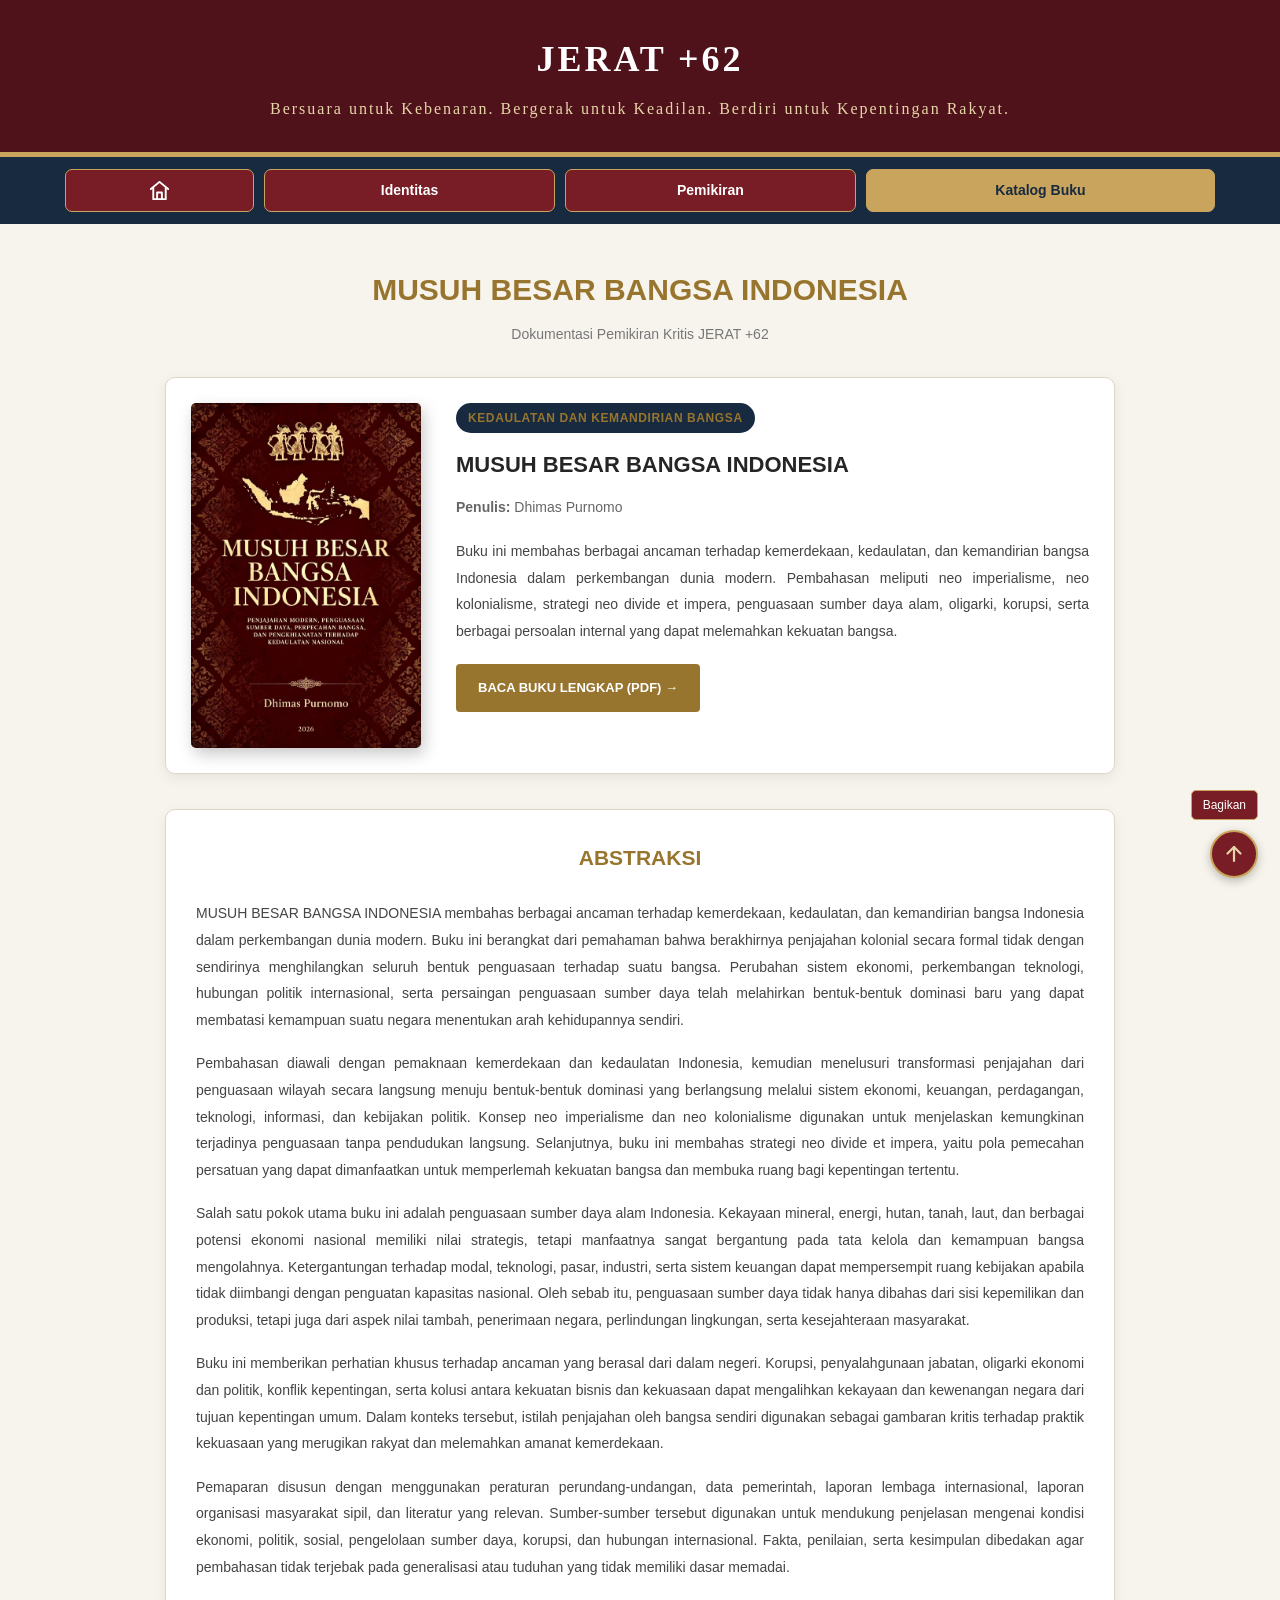
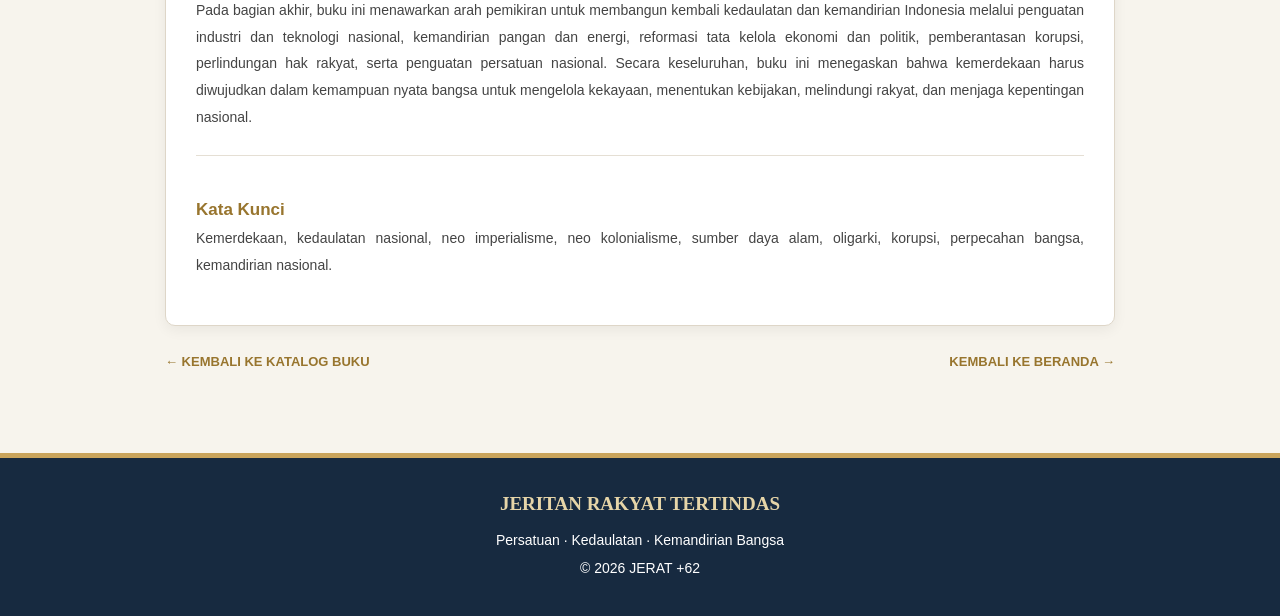
<file: musuh-besar.html>
<!DOCTYPE html>
<html lang="id">
<head>

<meta charset="UTF-8">
<meta name="viewport" content="width=device-width, initial-scale=1.0">

<title>Musuh Besar Bangsa Indonesia | JERAT +62</title>

<meta name="description" content="Musuh Besar Bangsa Indonesia karya Dhimas Purnomo. Membahas ancaman terhadap kemerdekaan, kedaulatan, dan kemandirian bangsa Indonesia.">

<meta name="author" content="Dhimas Purnomo">

<meta name="theme-color" content="#171717">

<link rel="stylesheet" href="style.css">

<style>

/* HALAMAN DETAIL BUKU */

.book-detail {max-width: 950px; margin: auto;}
.book-heading {text-align: center; margin-bottom: 30px;}
.book-heading h1 {font-size: 30px; line-height: 1.4; color: #98752e; margin-bottom: 12px;}
.book-heading p {color: #777;font-size: 14px;}
.book-main {display: flex; align-items: flex-start; gap: 35px; margin-bottom: 35px; padding: 25px;
background: #fff; border: 1px solid #ded6c8; border-radius: 10px; box-shadow: 0 4px 14px rgba(0,0,0,0.07);}
.book-image {flex: 0 0 230px; width: 230px;}
.book-image img {display: block; width: 100%; aspect-ratio: 2 / 3; object-fit: cover; border-radius: 5px; box-shadow: 3px 6px 16px rgba(0,0,0,0.22);}
.book-information {flex: 1; min-width: 0;}
.book-category {display: inline-block; color: #98752e; font-size: 12px; font-weight: bold; letter-spacing: 0.6px; text-transform: uppercase; margin-bottom: 15px;}
.book-information h2 {font-size: 22px; line-height: 1.5; color: #252525; margin: 0 0 15px;}
.book-author {color: #666; font-size: 14px; margin-bottom: 18px;}
.book-description {font-size: 14px; line-height: 1.9; color: #444; text-align: justify;}
.book-pdf {display: inline-block; margin-top: 20px; padding: 13px 22px; background: #98752e;
color: #fff; text-decoration: none; font-size: 13px; font-weight: bold; border-radius: 4px; transition: 0.3s;}
.book-pdf:hover {background: #72551e;}
.book-content {padding: 30px; background: #fff; border: 1px solid #ded6c8; border-radius: 10px; box-shadow: 0 4px 14px rgba(0,0,0,0.06);}
.book-content h2 {color: #98752e; font-size: 21px; text-align: center; margin-bottom: 25px;}
.book-content h3 {color: #98752e; font-size: 17px; margin-top: 25px;}

.book-content p {
font-size: 14px;
line-height: 1.9;
color: #444;
text-align: justify;
margin-bottom: 17px;
}

.book-keywords {
border-top: 1px solid #e5dfd4;
margin-top: 25px;
padding-top: 15px;
}

.book-navigation {
display: flex;
justify-content: space-between;
gap: 15px;
margin-top: 25px;
}

.book-navigation a {
display: inline-block;
color: #98752e;
font-size: 13px;
font-weight: bold;
text-decoration: none;
}

/* MOBILE */

@media (max-width: 600px) {
.book-heading h1 {font-size: 22px;}
.book-main {gap: 15px; padding: 13px;}
.book-image {flex: 0 0 110px; width: 110px;}
.book-information h2 {font-size: 15px;}
.book-category {font-size: 10px;}
.book-author {font-size: 12px;}
.book-description {font-size: 12px; line-height: 1.7;}
.book-pdf {font-size: 11px; padding: 10px 12px;}
.book-content {padding: 18px;}
.book-content h2 {font-size: 18px;}
.book-content p {font-size: 13px; line-height: 1.8;}
.book-navigation {flex-direction: column;}}
</style>
</head>
<body>
<!-- HEADER -->
<header>
<div class="header-inner">
<div class="site-title">JERAT +62</div>
<div class="site-tagline">
Bersuara untuk Kebenaran. Bergerak untuk Keadilan.
Berdiri untuk Kepentingan Rakyat.
</div>
</div>
</header>
<!-- NAVIGASI -->
<nav>
<div class="nav-inner">
<a href="index.html"
class="home-button"
aria-label="Beranda"
title="Beranda">
<svg viewBox="0 0 24 24" aria-hidden="true">
<path d="M3 10.5L12 3l9 7.5"></path>
<path d="M5.5 9.5V21h13V9.5"></path>
<path d="M9.5 21v-7h5v7"></path>
</svg>
</a>
<a href="identitas.html">Identitas</a>
<a href="pemikiran.html">Pemikiran</a>
<a href="katalog-buku.html" class="active">Katalog Buku</a>
</div>
</nav>

<!-- KONTEN UTAMA -->
<main>
<section class="content-section">
<div class="container">
<div class="book-detail">
<!-- JUDUL -->
<div class="book-heading">
<h1>MUSUH BESAR BANGSA INDONESIA</h1>
<p>
Dokumentasi Pemikiran Kritis JERAT +62
</p>
</div>
<!-- IDENTITAS BUKU -->
<article class="book-main">
<div class="book-image">
<img
src="musuh-besar.jpg"
alt="Sampul buku Musuh Besar Bangsa Indonesia"
loading="eager">
</div>
<div class="book-information">
<span class="book-category">
Kedaulatan dan Kemandirian Bangsa
</span>
<h2>MUSUH BESAR BANGSA INDONESIA</h2>
<p class="book-author">
<strong>Penulis:</strong> Dhimas Purnomo
</p>
<p class="book-description">
Buku ini membahas berbagai ancaman terhadap
kemerdekaan, kedaulatan, dan kemandirian
bangsa Indonesia dalam perkembangan dunia
modern. Pembahasan meliputi neo imperialisme,
neo kolonialisme, strategi neo divide et
impera, penguasaan sumber daya alam, oligarki,
korupsi, serta berbagai persoalan internal
yang dapat melemahkan kekuatan bangsa.
</p>
<a
class="book-pdf"
href="https://drive.google.com/file/d/1ljONbdB1vWF99myydg7o1azlwaqaHVbN/view?usp=drivesdk"
target="_blank"
rel="noopener noreferrer">
BACA BUKU LENGKAP (PDF) →
</a>
</div>
</article>

<!-- ABSTRAKSI -->
<article class="book-content">
<h2>ABSTRAKSI</h2>
<p>
MUSUH BESAR BANGSA INDONESIA membahas
berbagai ancaman terhadap kemerdekaan,
kedaulatan, dan kemandirian bangsa
Indonesia dalam perkembangan dunia
modern. Buku ini berangkat dari
pemahaman bahwa berakhirnya penjajahan
kolonial secara formal tidak dengan
sendirinya menghilangkan seluruh
bentuk penguasaan terhadap suatu
bangsa. Perubahan sistem ekonomi,
perkembangan teknologi, hubungan
politik internasional, serta
persaingan penguasaan sumber daya
telah melahirkan bentuk-bentuk
dominasi baru yang dapat membatasi
kemampuan suatu negara menentukan
arah kehidupannya sendiri.
</p>
<p>
Pembahasan diawali dengan pemaknaan
kemerdekaan dan kedaulatan Indonesia,
kemudian menelusuri transformasi
penjajahan dari penguasaan wilayah
secara langsung menuju bentuk-bentuk
dominasi yang berlangsung melalui
sistem ekonomi, keuangan, perdagangan,
teknologi, informasi, dan kebijakan
politik. Konsep neo imperialisme dan
neo kolonialisme digunakan untuk
menjelaskan kemungkinan terjadinya
penguasaan tanpa pendudukan langsung.
Selanjutnya, buku ini membahas
strategi neo divide et impera,
yaitu pola pemecahan persatuan yang
dapat dimanfaatkan untuk memperlemah
kekuatan bangsa dan membuka ruang
bagi kepentingan tertentu.
</p>
<p>
Salah satu pokok utama buku ini adalah
penguasaan sumber daya alam Indonesia.
Kekayaan mineral, energi, hutan, tanah,
laut, dan berbagai potensi ekonomi
nasional memiliki nilai strategis,
tetapi manfaatnya sangat bergantung
pada tata kelola dan kemampuan bangsa
mengolahnya. Ketergantungan terhadap
modal, teknologi, pasar, industri,
serta sistem keuangan dapat
mempersempit ruang kebijakan apabila
tidak diimbangi dengan penguatan
kapasitas nasional. Oleh sebab itu,
penguasaan sumber daya tidak hanya
dibahas dari sisi kepemilikan dan
produksi, tetapi juga dari aspek
nilai tambah, penerimaan negara,
perlindungan lingkungan, serta
kesejahteraan masyarakat.
</p>
<p>
Buku ini memberikan perhatian khusus
terhadap ancaman yang berasal dari
dalam negeri. Korupsi, penyalahgunaan
jabatan, oligarki ekonomi dan politik,
konflik kepentingan, serta kolusi
antara kekuatan bisnis dan kekuasaan
dapat mengalihkan kekayaan dan
kewenangan negara dari tujuan
kepentingan umum. Dalam konteks
tersebut, istilah penjajahan oleh
bangsa sendiri digunakan sebagai
gambaran kritis terhadap praktik
kekuasaan yang merugikan rakyat dan
melemahkan amanat kemerdekaan.
</p>
<p>
Pemaparan disusun dengan menggunakan
peraturan perundang-undangan, data
pemerintah, laporan lembaga
internasional, laporan organisasi
masyarakat sipil, dan literatur yang
relevan. Sumber-sumber tersebut
digunakan untuk mendukung penjelasan
mengenai kondisi ekonomi, politik,
sosial, pengelolaan sumber daya,
korupsi, dan hubungan internasional.
Fakta, penilaian, serta kesimpulan
dibedakan agar pembahasan tidak
terjebak pada generalisasi atau
tuduhan yang tidak memiliki dasar
memadai.
</p>
<p>
Pada bagian akhir, buku ini
menawarkan arah pemikiran untuk
membangun kembali kedaulatan dan
kemandirian Indonesia melalui
penguatan industri dan teknologi
nasional, kemandirian pangan dan
energi, reformasi tata kelola
ekonomi dan politik, pemberantasan
korupsi, perlindungan hak rakyat,
serta penguatan persatuan nasional.
Secara keseluruhan, buku ini
menegaskan bahwa kemerdekaan harus
diwujudkan dalam kemampuan nyata
bangsa untuk mengelola kekayaan,
menentukan kebijakan, melindungi
rakyat, dan menjaga kepentingan
nasional.
</p>
<!-- KATA KUNCI -->
<div class="book-keywords">
<h3>Kata Kunci</h3>
<p>
Kemerdekaan, kedaulatan nasional,
neo imperialisme, neo kolonialisme,
sumber daya alam, oligarki, korupsi,
perpecahan bangsa, kemandirian nasional.
</p>
</div>
</article>
<!-- NAVIGASI BAWAH -->
<div class="book-navigation">
<a href="katalog-buku.html">
← KEMBALI KE KATALOG BUKU
</a>
<a href="index.html">
KEMBALI KE BERANDA →
</a>
</div>
</div>
</div>
</section>
</main>
<!-- FOOTER -->
<footer>
<div class="footer-title">
JERITAN RAKYAT TERTINDAS
</div>
<p>
Persatuan · Kedaulatan · Kemandirian Bangsa
</p>
<p>
© 2026 JERAT +62
</p>
</footer>
<!-- BACK TO TOP -->
<a
href="#"
class="back-to-top"
aria-label="Kembali ke atas"
title="Kembali ke atas">

<svg viewBox="0 0 24 24" aria-hidden="true">
<path d="M12 19V5"></path>
<path d="M5.5 11.5L12 5l6.5 6.5"></path>
</svg>
</a>
<script src="bagikan.js"></script>
</body>
</html>
</file>
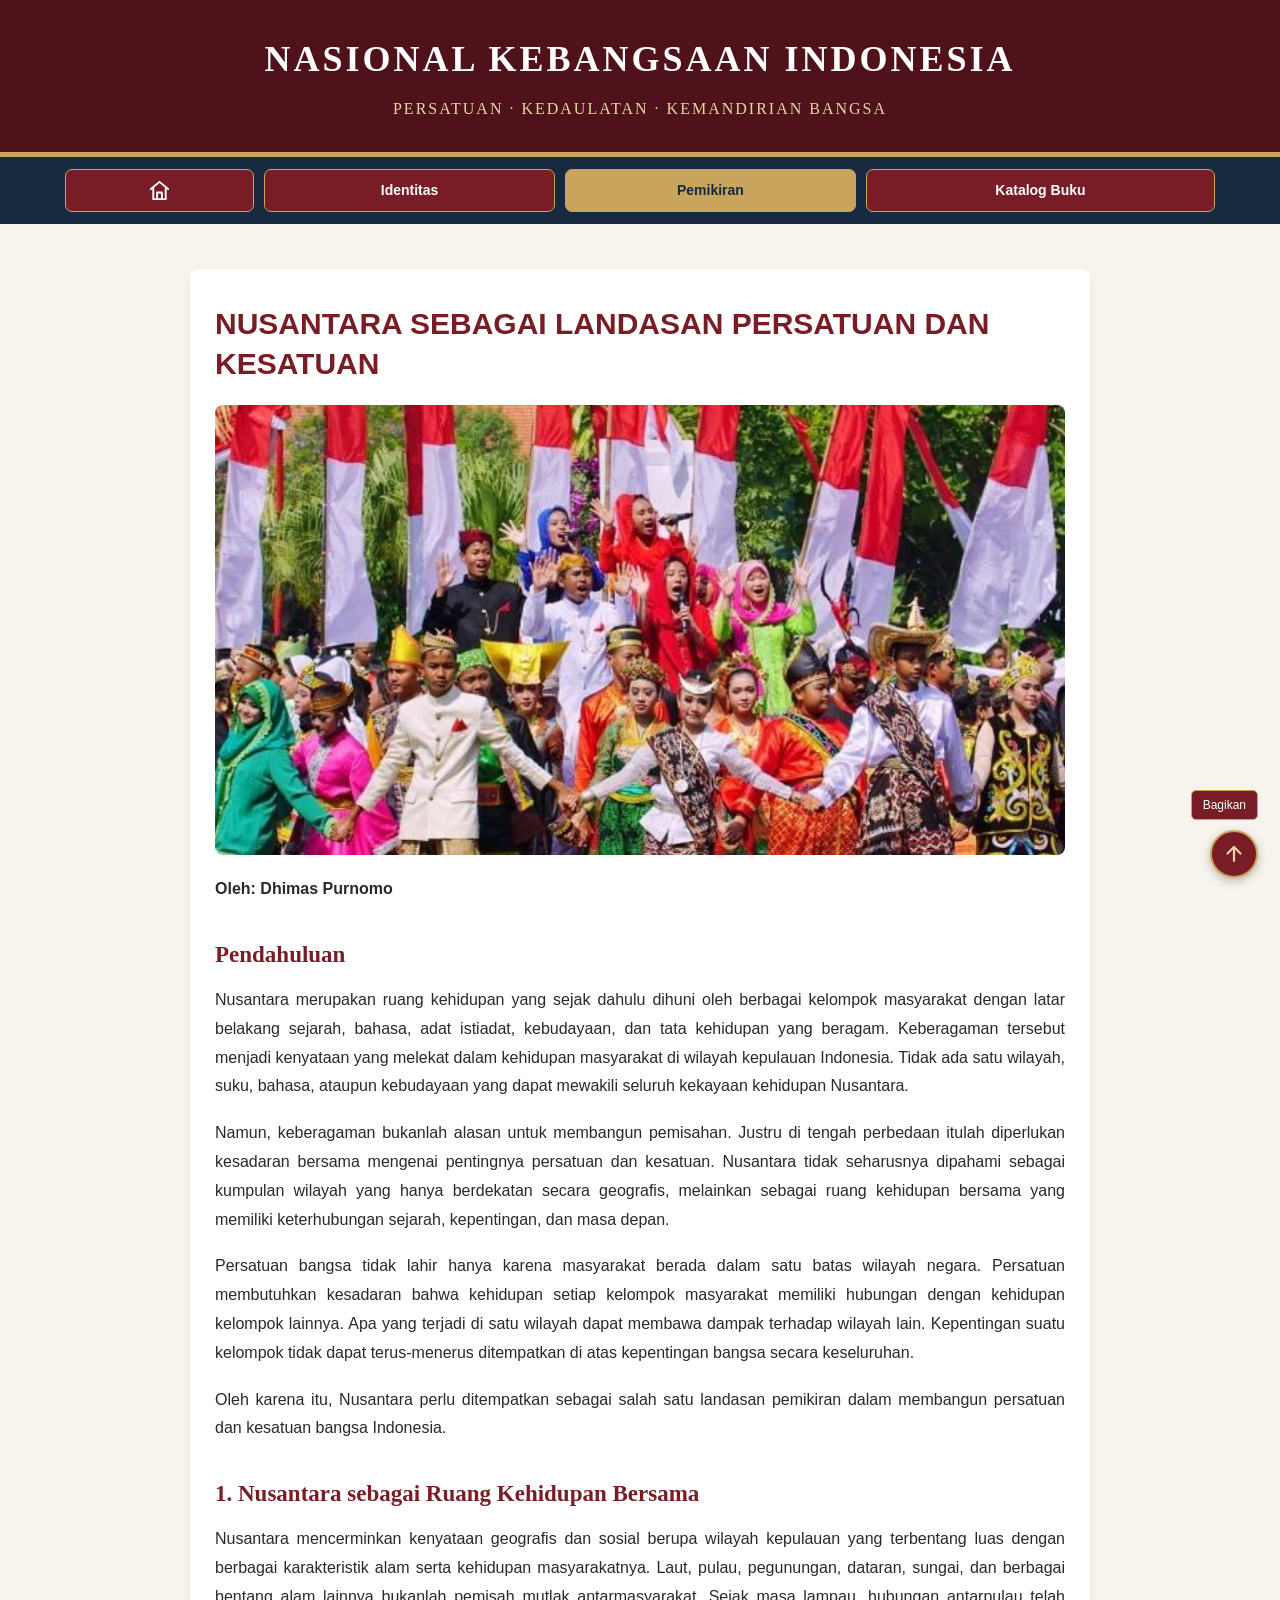
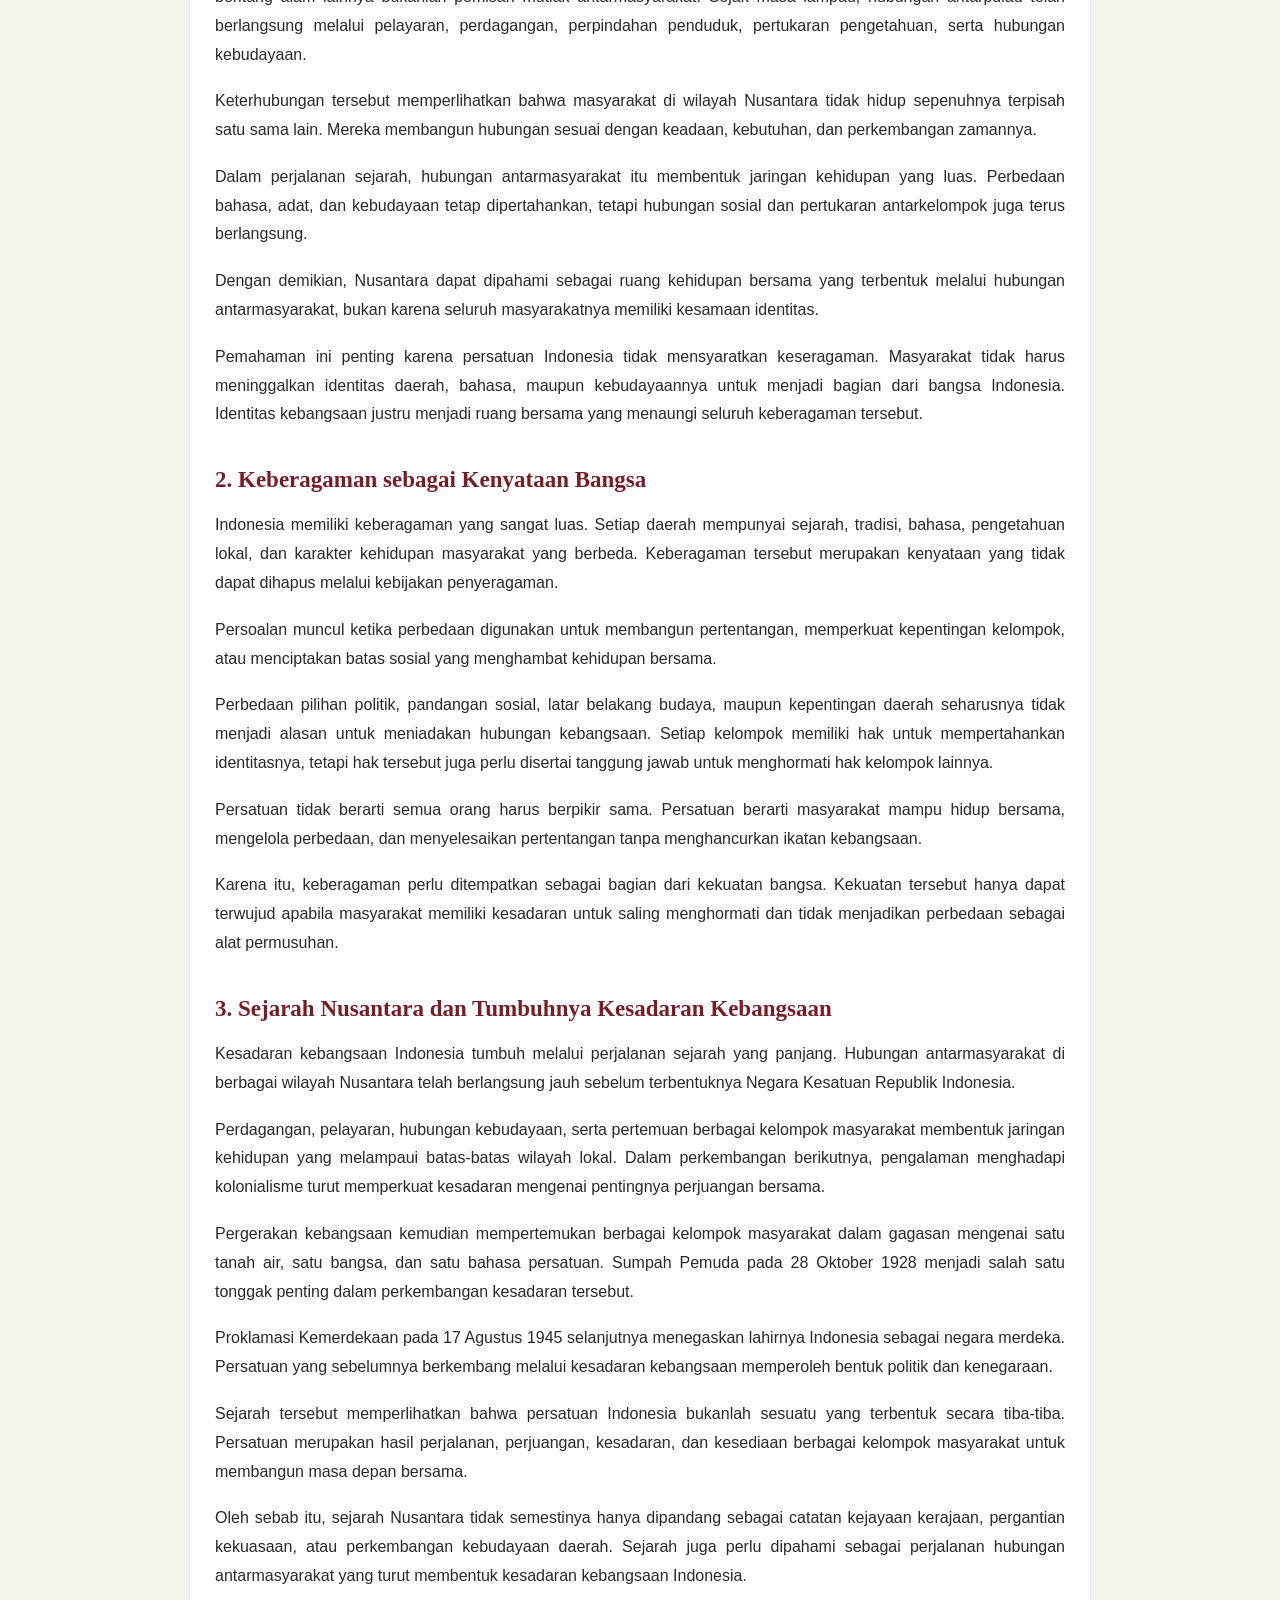
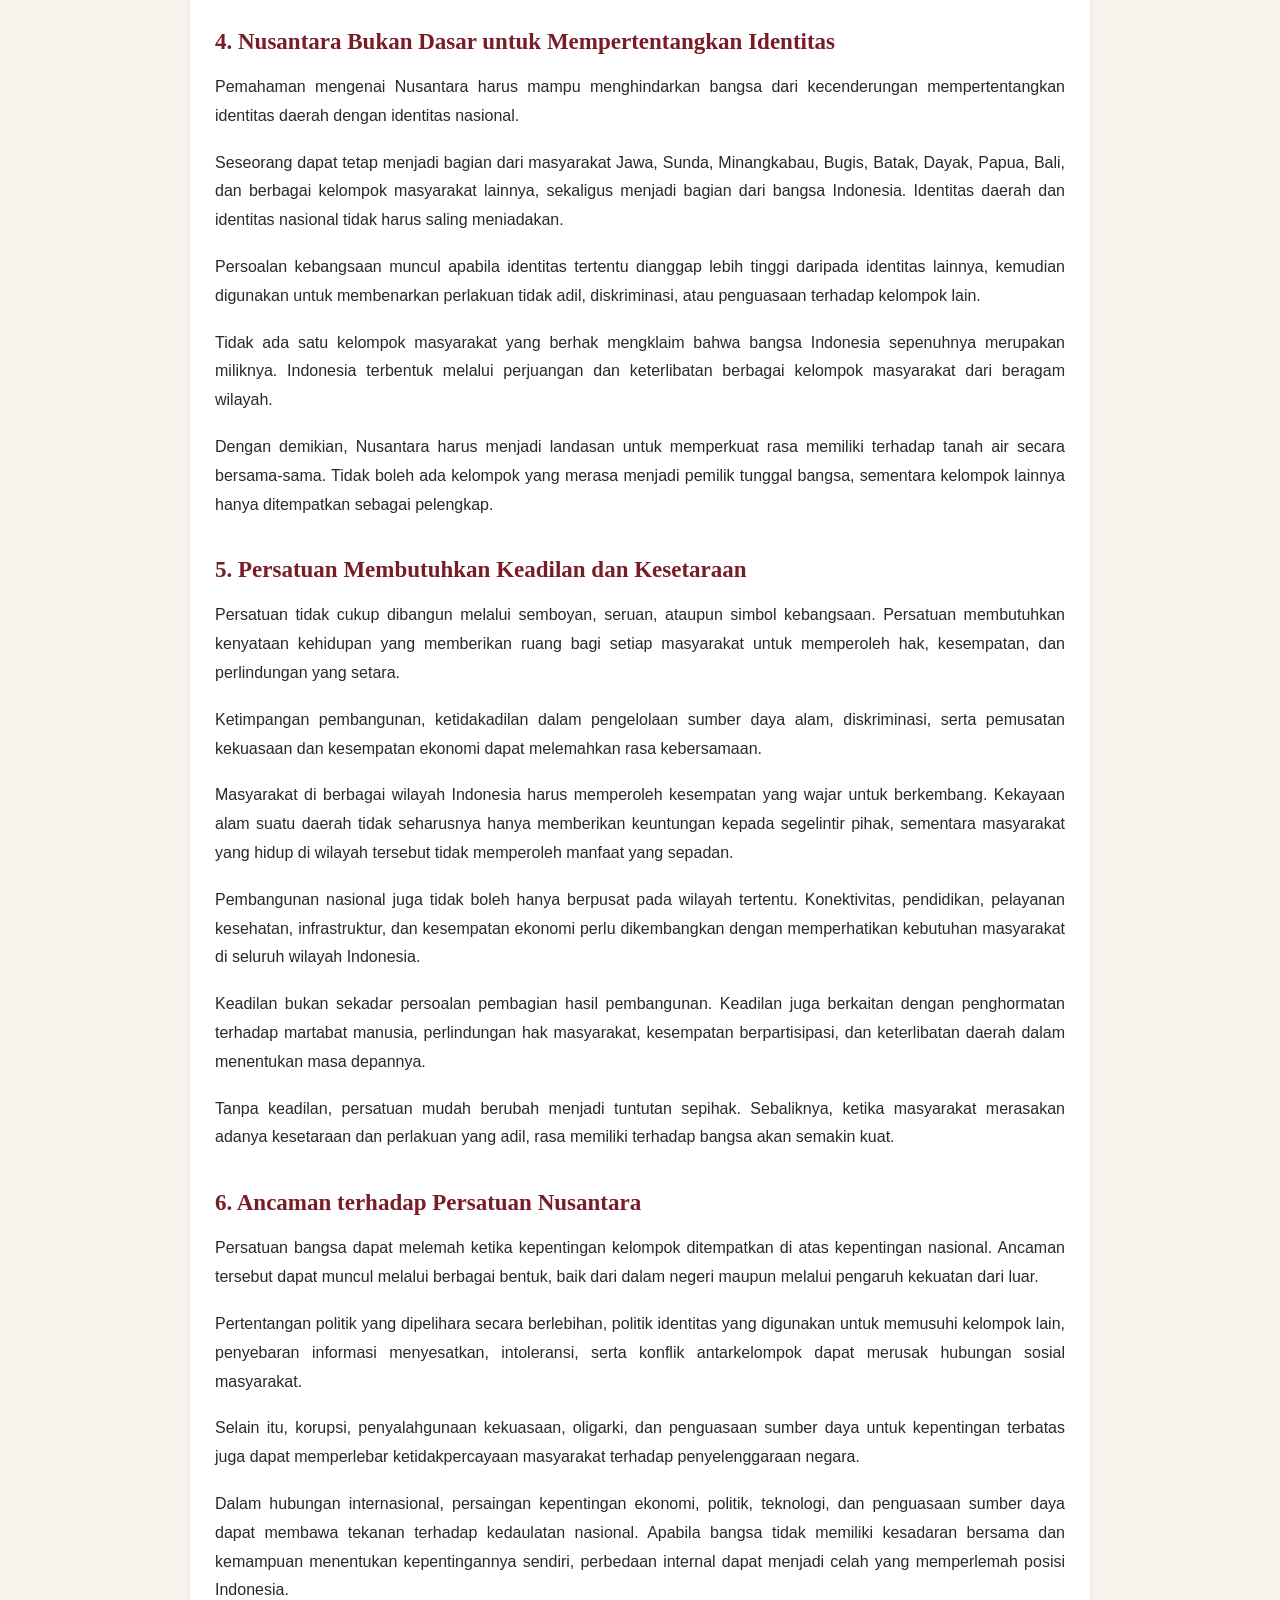
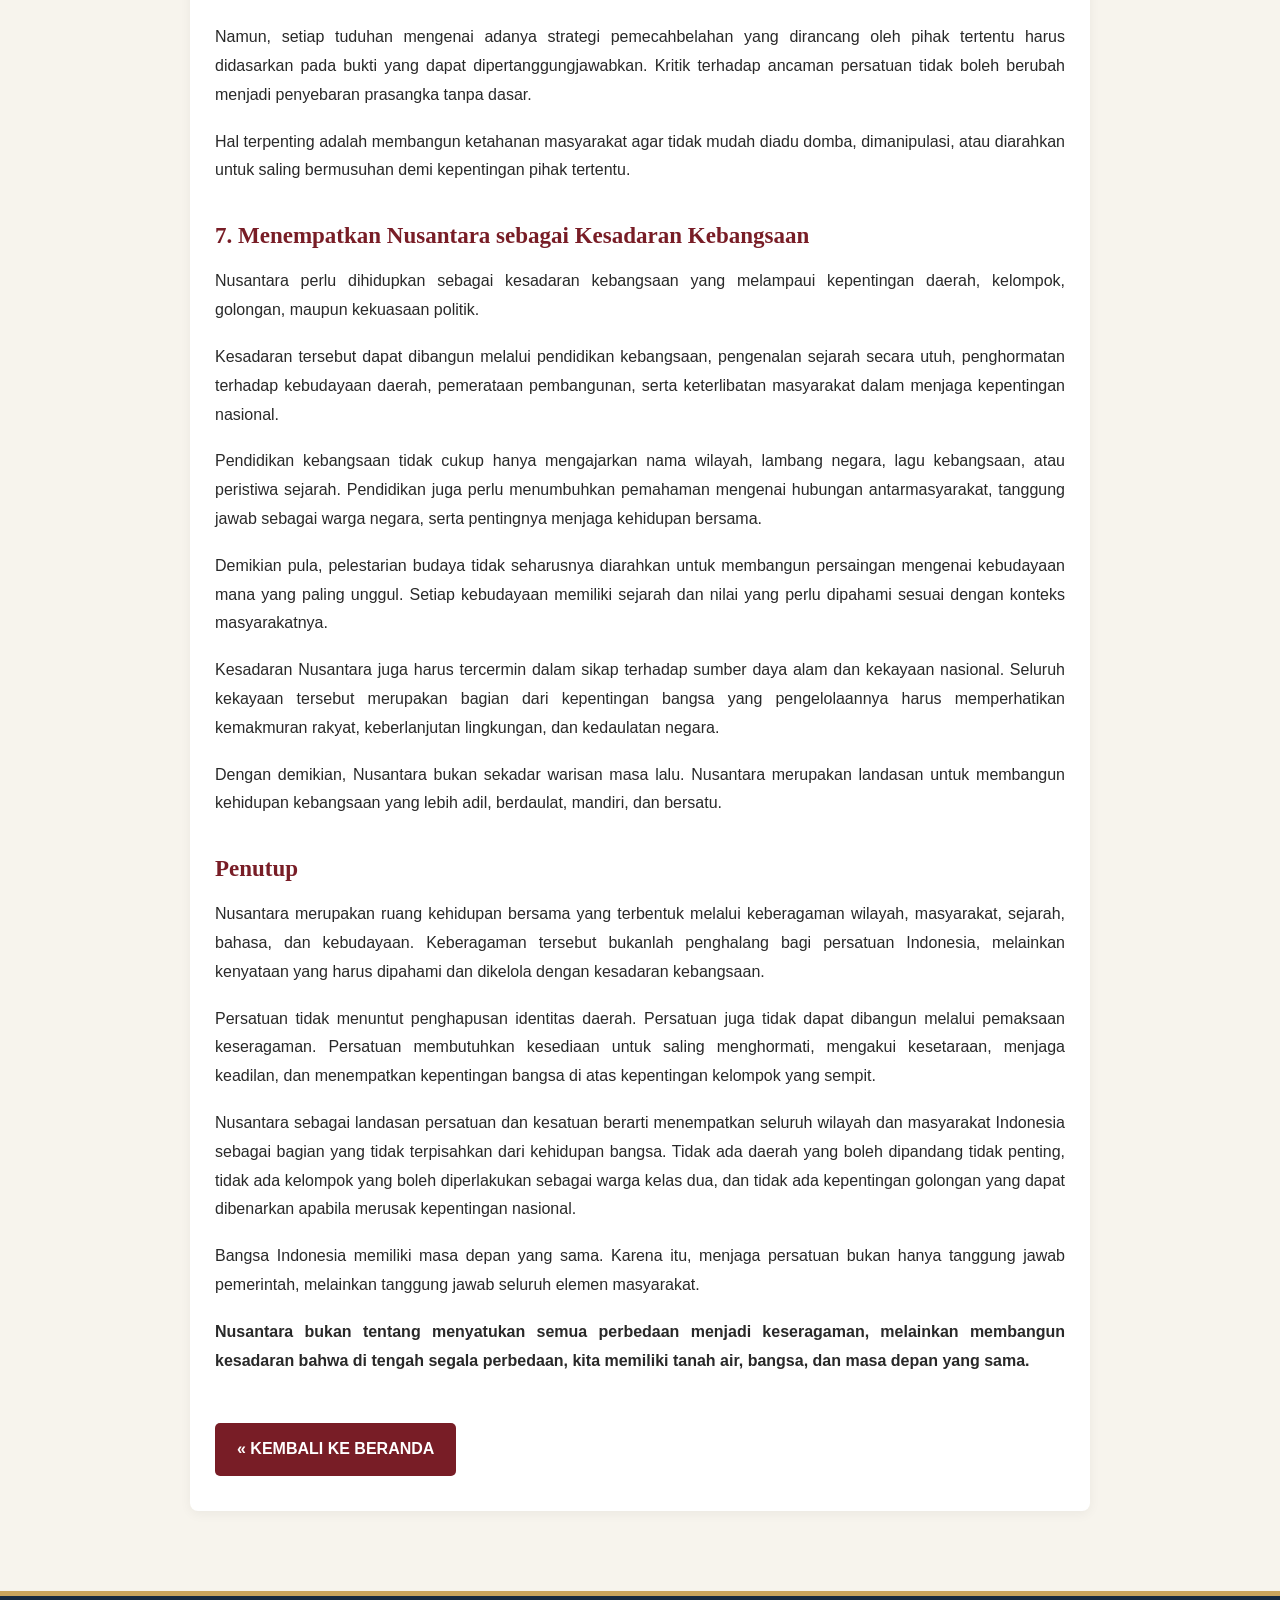
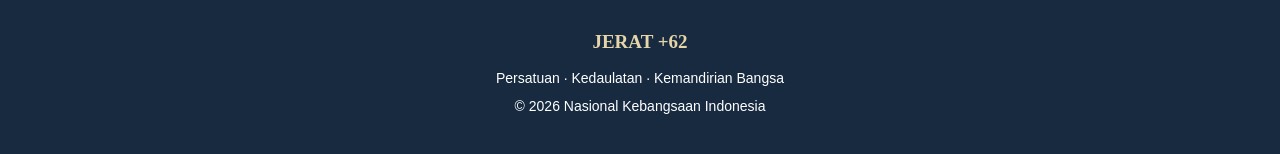
<file: nusantara.html>
<!DOCTYPE html>
<html lang="id">
<head>
<meta charset="UTF-8">
<meta name="viewport" content="width=device-width, initial-scale=1.0">

<title>Nusantara sebagai Landasan Persatuan dan Kesatuan | Nasional Kebangsaan Indonesia</title>

<meta name="description" content="Nusantara sebagai landasan persatuan dan kesatuan bangsa Indonesia dalam keberagaman wilayah, masyarakat, sejarah, bahasa, dan kebudayaan.">

<link rel="stylesheet" href="style.css">

<style>
/* HALAMAN ARTIKEL */

.article-content {
    max-width: 900px;
    margin: 0 auto;
    padding: 35px 25px;
    background: #ffffff;
    border-radius: 8px;
    line-height: 1.8;
}

.article-title {
    color: #781d26;
    font-size: 30px;
    line-height: 1.35;
    margin: 0 0 20px;
}

/* GAMBAR ARTIKEL */

.article-image {
    width: 100%;
    margin: 20px 0;
}

.article-image img {
    display: block;
    width: 100%;
    max-height: 450px;
    object-fit: cover;
    border-radius: 8px;
}

/* PENULIS */

.article-author {
    font-weight: bold;
    margin: 20px 0 30px;
}

/* ISI ARTIKEL */

.article-content h2 {
    color: #781d26;
    font-size: 23px;
    line-height: 1.4;
    margin: 35px 0 15px;
}

.article-content p {
    color: #292929;
    margin: 0 0 18px;
    text-align: justify;
    text-justify: inter-word;
}

/* KEMBALI KE BERANDA */

.article-back {
    display: inline-block;
    margin-top: 30px;
    padding: 12px 22px;
    background: #781d26;
    color: #ffffff;
    text-decoration: none;
    border-radius: 5px;
    font-weight: bold;
}

.article-back:hover {
    background: #50121a;
}

/* TAMPILAN MOBILE */

@media (max-width: 600px) {
    .article-content {
        padding: 25px 18px;
    }

    .article-title {
        font-size: 24px;
    }

    .article-content h2 {
        font-size: 20px;
    }

    .article-content p {
        text-align: justify;
        text-justify: inter-word;
    }
}
</style>
</head>

<body>

<!-- HEADER -->

<header>
    <div class="header-inner">
        <div class="site-title">
            NASIONAL KEBANGSAAN INDONESIA
        </div>
        <div class="site-tagline">
            PERSATUAN · KEDAULATAN · KEMANDIRIAN BANGSA
        </div>
    </div>
</header>

<!-- NAVIGASI -->

<nav>
    <div class="nav-inner">

        <a href="index.html"
           class="home-button"
           aria-label="Beranda"
           title="Beranda">
            <svg viewBox="0 0 24 24" aria-hidden="true">
                <path d="M3 10.5L12 3l9 7.5"></path>
                <path d="M5.5 9.5V21h13V9.5"></path>
                <path d="M9.5 21v-7h5v7"></path>
            </svg>
        </a>

        <a href="identitas.html">Identitas</a>

        <a href="pemikiran.html" class="active">Pemikiran</a>

        <a href="katalog-buku.html">Katalog Buku</a>

    </div>
</nav>

<!-- KONTEN ARTIKEL -->

<main>
<section class="content-section">
<div class="container">

<article class="article-content">

<!-- JUDUL ARTIKEL -->

<h1 class="article-title">
NUSANTARA SEBAGAI LANDASAN PERSATUAN DAN KESATUAN
</h1>

<!-- GAMBAR ARTIKEL -->

<div class="article-image">
    <img src="nusantara.jpg"
         alt="Nusantara sebagai landasan persatuan dan kesatuan bangsa Indonesia">
</div>

<!-- PENULIS -->

<p class="article-author">
Oleh: Dhimas Purnomo
</p>

<!-- PENDAHULUAN -->

<h2>Pendahuluan</h2>

<p>
Nusantara merupakan ruang kehidupan yang sejak dahulu dihuni oleh berbagai kelompok masyarakat dengan latar belakang sejarah, bahasa, adat istiadat, kebudayaan, dan tata kehidupan yang beragam. Keberagaman tersebut menjadi kenyataan yang melekat dalam kehidupan masyarakat di wilayah kepulauan Indonesia. Tidak ada satu wilayah, suku, bahasa, ataupun kebudayaan yang dapat mewakili seluruh kekayaan kehidupan Nusantara.
</p>

<p>
Namun, keberagaman bukanlah alasan untuk membangun pemisahan. Justru di tengah perbedaan itulah diperlukan kesadaran bersama mengenai pentingnya persatuan dan kesatuan. Nusantara tidak seharusnya dipahami sebagai kumpulan wilayah yang hanya berdekatan secara geografis, melainkan sebagai ruang kehidupan bersama yang memiliki keterhubungan sejarah, kepentingan, dan masa depan.
</p>

<p>
Persatuan bangsa tidak lahir hanya karena masyarakat berada dalam satu batas wilayah negara. Persatuan membutuhkan kesadaran bahwa kehidupan setiap kelompok masyarakat memiliki hubungan dengan kehidupan kelompok lainnya. Apa yang terjadi di satu wilayah dapat membawa dampak terhadap wilayah lain. Kepentingan suatu kelompok tidak dapat terus-menerus ditempatkan di atas kepentingan bangsa secara keseluruhan.
</p>

<p>
Oleh karena itu, Nusantara perlu ditempatkan sebagai salah satu landasan pemikiran dalam membangun persatuan dan kesatuan bangsa Indonesia.
</p>

<!-- BAGIAN 1 -->

<h2>1. Nusantara sebagai Ruang Kehidupan Bersama</h2>

<p>
Nusantara mencerminkan kenyataan geografis dan sosial berupa wilayah kepulauan yang terbentang luas dengan berbagai karakteristik alam serta kehidupan masyarakatnya. Laut, pulau, pegunungan, dataran, sungai, dan berbagai bentang alam lainnya bukanlah pemisah mutlak antarmasyarakat. Sejak masa lampau, hubungan antarpulau telah berlangsung melalui pelayaran, perdagangan, perpindahan penduduk, pertukaran pengetahuan, serta hubungan kebudayaan.
</p>

<p>
Keterhubungan tersebut memperlihatkan bahwa masyarakat di wilayah Nusantara tidak hidup sepenuhnya terpisah satu sama lain. Mereka membangun hubungan sesuai dengan keadaan, kebutuhan, dan perkembangan zamannya.
</p>

<p>
Dalam perjalanan sejarah, hubungan antarmasyarakat itu membentuk jaringan kehidupan yang luas. Perbedaan bahasa, adat, dan kebudayaan tetap dipertahankan, tetapi hubungan sosial dan pertukaran antarkelompok juga terus berlangsung.
</p>

<p>
Dengan demikian, Nusantara dapat dipahami sebagai ruang kehidupan bersama yang terbentuk melalui hubungan antarmasyarakat, bukan karena seluruh masyarakatnya memiliki kesamaan identitas.
</p>

<p>
Pemahaman ini penting karena persatuan Indonesia tidak mensyaratkan keseragaman. Masyarakat tidak harus meninggalkan identitas daerah, bahasa, maupun kebudayaannya untuk menjadi bagian dari bangsa Indonesia. Identitas kebangsaan justru menjadi ruang bersama yang menaungi seluruh keberagaman tersebut.
</p>

<!-- BAGIAN 2 -->

<h2>2. Keberagaman sebagai Kenyataan Bangsa</h2>

<p>
Indonesia memiliki keberagaman yang sangat luas. Setiap daerah mempunyai sejarah, tradisi, bahasa, pengetahuan lokal, dan karakter kehidupan masyarakat yang berbeda. Keberagaman tersebut merupakan kenyataan yang tidak dapat dihapus melalui kebijakan penyeragaman.
</p>

<p>
Persoalan muncul ketika perbedaan digunakan untuk membangun pertentangan, memperkuat kepentingan kelompok, atau menciptakan batas sosial yang menghambat kehidupan bersama.
</p>

<p>
Perbedaan pilihan politik, pandangan sosial, latar belakang budaya, maupun kepentingan daerah seharusnya tidak menjadi alasan untuk meniadakan hubungan kebangsaan. Setiap kelompok memiliki hak untuk mempertahankan identitasnya, tetapi hak tersebut juga perlu disertai tanggung jawab untuk menghormati hak kelompok lainnya.
</p>

<p>
Persatuan tidak berarti semua orang harus berpikir sama. Persatuan berarti masyarakat mampu hidup bersama, mengelola perbedaan, dan menyelesaikan pertentangan tanpa menghancurkan ikatan kebangsaan.
</p>

<p>
Karena itu, keberagaman perlu ditempatkan sebagai bagian dari kekuatan bangsa. Kekuatan tersebut hanya dapat terwujud apabila masyarakat memiliki kesadaran untuk saling menghormati dan tidak menjadikan perbedaan sebagai alat permusuhan.
</p>

<!-- BAGIAN 3 -->

<h2>3. Sejarah Nusantara dan Tumbuhnya Kesadaran Kebangsaan</h2>

<p>
Kesadaran kebangsaan Indonesia tumbuh melalui perjalanan sejarah yang panjang. Hubungan antarmasyarakat di berbagai wilayah Nusantara telah berlangsung jauh sebelum terbentuknya Negara Kesatuan Republik Indonesia.
</p>

<p>
Perdagangan, pelayaran, hubungan kebudayaan, serta pertemuan berbagai kelompok masyarakat membentuk jaringan kehidupan yang melampaui batas-batas wilayah lokal. Dalam perkembangan berikutnya, pengalaman menghadapi kolonialisme turut memperkuat kesadaran mengenai pentingnya perjuangan bersama.
</p>

<p>
Pergerakan kebangsaan kemudian mempertemukan berbagai kelompok masyarakat dalam gagasan mengenai satu tanah air, satu bangsa, dan satu bahasa persatuan. Sumpah Pemuda pada 28 Oktober 1928 menjadi salah satu tonggak penting dalam perkembangan kesadaran tersebut.
</p>

<p>
Proklamasi Kemerdekaan pada 17 Agustus 1945 selanjutnya menegaskan lahirnya Indonesia sebagai negara merdeka. Persatuan yang sebelumnya berkembang melalui kesadaran kebangsaan memperoleh bentuk politik dan kenegaraan.
</p>

<p>
Sejarah tersebut memperlihatkan bahwa persatuan Indonesia bukanlah sesuatu yang terbentuk secara tiba-tiba. Persatuan merupakan hasil perjalanan, perjuangan, kesadaran, dan kesediaan berbagai kelompok masyarakat untuk membangun masa depan bersama.
</p>

<p>
Oleh sebab itu, sejarah Nusantara tidak semestinya hanya dipandang sebagai catatan kejayaan kerajaan, pergantian kekuasaan, atau perkembangan kebudayaan daerah. Sejarah juga perlu dipahami sebagai perjalanan hubungan antarmasyarakat yang turut membentuk kesadaran kebangsaan Indonesia.
</p>

<!-- BAGIAN 4 -->

<h2>4. Nusantara Bukan Dasar untuk Mempertentangkan Identitas</h2>

<p>
Pemahaman mengenai Nusantara harus mampu menghindarkan bangsa dari kecenderungan mempertentangkan identitas daerah dengan identitas nasional.
</p>

<p>
Seseorang dapat tetap menjadi bagian dari masyarakat Jawa, Sunda, Minangkabau, Bugis, Batak, Dayak, Papua, Bali, dan berbagai kelompok masyarakat lainnya, sekaligus menjadi bagian dari bangsa Indonesia. Identitas daerah dan identitas nasional tidak harus saling meniadakan.
</p>

<p>
Persoalan kebangsaan muncul apabila identitas tertentu dianggap lebih tinggi daripada identitas lainnya, kemudian digunakan untuk membenarkan perlakuan tidak adil, diskriminasi, atau penguasaan terhadap kelompok lain.
</p>

<p>
Tidak ada satu kelompok masyarakat yang berhak mengklaim bahwa bangsa Indonesia sepenuhnya merupakan miliknya. Indonesia terbentuk melalui perjuangan dan keterlibatan berbagai kelompok masyarakat dari beragam wilayah.
</p>

<p>
Dengan demikian, Nusantara harus menjadi landasan untuk memperkuat rasa memiliki terhadap tanah air secara bersama-sama. Tidak boleh ada kelompok yang merasa menjadi pemilik tunggal bangsa, sementara kelompok lainnya hanya ditempatkan sebagai pelengkap.
</p>

<!-- BAGIAN 5 -->

<h2>5. Persatuan Membutuhkan Keadilan dan Kesetaraan</h2>

<p>
Persatuan tidak cukup dibangun melalui semboyan, seruan, ataupun simbol kebangsaan. Persatuan membutuhkan kenyataan kehidupan yang memberikan ruang bagi setiap masyarakat untuk memperoleh hak, kesempatan, dan perlindungan yang setara.
</p>

<p>
Ketimpangan pembangunan, ketidakadilan dalam pengelolaan sumber daya alam, diskriminasi, serta pemusatan kekuasaan dan kesempatan ekonomi dapat melemahkan rasa kebersamaan.
</p>

<p>
Masyarakat di berbagai wilayah Indonesia harus memperoleh kesempatan yang wajar untuk berkembang. Kekayaan alam suatu daerah tidak seharusnya hanya memberikan keuntungan kepada segelintir pihak, sementara masyarakat yang hidup di wilayah tersebut tidak memperoleh manfaat yang sepadan.
</p>

<p>
Pembangunan nasional juga tidak boleh hanya berpusat pada wilayah tertentu. Konektivitas, pendidikan, pelayanan kesehatan, infrastruktur, dan kesempatan ekonomi perlu dikembangkan dengan memperhatikan kebutuhan masyarakat di seluruh wilayah Indonesia.
</p>

<p>
Keadilan bukan sekadar persoalan pembagian hasil pembangunan. Keadilan juga berkaitan dengan penghormatan terhadap martabat manusia, perlindungan hak masyarakat, kesempatan berpartisipasi, dan keterlibatan daerah dalam menentukan masa depannya.
</p>

<p>
Tanpa keadilan, persatuan mudah berubah menjadi tuntutan sepihak. Sebaliknya, ketika masyarakat merasakan adanya kesetaraan dan perlakuan yang adil, rasa memiliki terhadap bangsa akan semakin kuat.
</p>

<!-- BAGIAN 6 -->

<h2>6. Ancaman terhadap Persatuan Nusantara</h2>

<p>
Persatuan bangsa dapat melemah ketika kepentingan kelompok ditempatkan di atas kepentingan nasional. Ancaman tersebut dapat muncul melalui berbagai bentuk, baik dari dalam negeri maupun melalui pengaruh kekuatan dari luar.
</p>

<p>
Pertentangan politik yang dipelihara secara berlebihan, politik identitas yang digunakan untuk memusuhi kelompok lain, penyebaran informasi menyesatkan, intoleransi, serta konflik antarkelompok dapat merusak hubungan sosial masyarakat.
</p>

<p>
Selain itu, korupsi, penyalahgunaan kekuasaan, oligarki, dan penguasaan sumber daya untuk kepentingan terbatas juga dapat memperlebar ketidakpercayaan masyarakat terhadap penyelenggaraan negara.
</p>

<p>
Dalam hubungan internasional, persaingan kepentingan ekonomi, politik, teknologi, dan penguasaan sumber daya dapat membawa tekanan terhadap kedaulatan nasional. Apabila bangsa tidak memiliki kesadaran bersama dan kemampuan menentukan kepentingannya sendiri, perbedaan internal dapat menjadi celah yang memperlemah posisi Indonesia.
</p>

<p>
Namun, setiap tuduhan mengenai adanya strategi pemecahbelahan yang dirancang oleh pihak tertentu harus didasarkan pada bukti yang dapat dipertanggungjawabkan. Kritik terhadap ancaman persatuan tidak boleh berubah menjadi penyebaran prasangka tanpa dasar.
</p>

<p>
Hal terpenting adalah membangun ketahanan masyarakat agar tidak mudah diadu domba, dimanipulasi, atau diarahkan untuk saling bermusuhan demi kepentingan pihak tertentu.
</p>

<!-- BAGIAN 7 -->

<h2>7. Menempatkan Nusantara sebagai Kesadaran Kebangsaan</h2>

<p>
Nusantara perlu dihidupkan sebagai kesadaran kebangsaan yang melampaui kepentingan daerah, kelompok, golongan, maupun kekuasaan politik.
</p>

<p>
Kesadaran tersebut dapat dibangun melalui pendidikan kebangsaan, pengenalan sejarah secara utuh, penghormatan terhadap kebudayaan daerah, pemerataan pembangunan, serta keterlibatan masyarakat dalam menjaga kepentingan nasional.
</p>

<p>
Pendidikan kebangsaan tidak cukup hanya mengajarkan nama wilayah, lambang negara, lagu kebangsaan, atau peristiwa sejarah. Pendidikan juga perlu menumbuhkan pemahaman mengenai hubungan antarmasyarakat, tanggung jawab sebagai warga negara, serta pentingnya menjaga kehidupan bersama.
</p>

<p>
Demikian pula, pelestarian budaya tidak seharusnya diarahkan untuk membangun persaingan mengenai kebudayaan mana yang paling unggul. Setiap kebudayaan memiliki sejarah dan nilai yang perlu dipahami sesuai dengan konteks masyarakatnya.
</p>

<p>
Kesadaran Nusantara juga harus tercermin dalam sikap terhadap sumber daya alam dan kekayaan nasional. Seluruh kekayaan tersebut merupakan bagian dari kepentingan bangsa yang pengelolaannya harus memperhatikan kemakmuran rakyat, keberlanjutan lingkungan, dan kedaulatan negara.
</p>

<p>
Dengan demikian, Nusantara bukan sekadar warisan masa lalu. Nusantara merupakan landasan untuk membangun kehidupan kebangsaan yang lebih adil, berdaulat, mandiri, dan bersatu.
</p>

<!-- PENUTUP -->

<h2>Penutup</h2>

<p>
Nusantara merupakan ruang kehidupan bersama yang terbentuk melalui keberagaman wilayah, masyarakat, sejarah, bahasa, dan kebudayaan. Keberagaman tersebut bukanlah penghalang bagi persatuan Indonesia, melainkan kenyataan yang harus dipahami dan dikelola dengan kesadaran kebangsaan.
</p>

<p>
Persatuan tidak menuntut penghapusan identitas daerah. Persatuan juga tidak dapat dibangun melalui pemaksaan keseragaman. Persatuan membutuhkan kesediaan untuk saling menghormati, mengakui kesetaraan, menjaga keadilan, dan menempatkan kepentingan bangsa di atas kepentingan kelompok yang sempit.
</p>

<p>
Nusantara sebagai landasan persatuan dan kesatuan berarti menempatkan seluruh wilayah dan masyarakat Indonesia sebagai bagian yang tidak terpisahkan dari kehidupan bangsa. Tidak ada daerah yang boleh dipandang tidak penting, tidak ada kelompok yang boleh diperlakukan sebagai warga kelas dua, dan tidak ada kepentingan golongan yang dapat dibenarkan apabila merusak kepentingan nasional.
</p>

<p>
Bangsa Indonesia memiliki masa depan yang sama. Karena itu, menjaga persatuan bukan hanya tanggung jawab pemerintah, melainkan tanggung jawab seluruh elemen masyarakat.
</p>

<p>
<strong>
Nusantara bukan tentang menyatukan semua perbedaan menjadi keseragaman, melainkan membangun kesadaran bahwa di tengah segala perbedaan, kita memiliki tanah air, bangsa, dan masa depan yang sama.
</strong>
</p>

<!-- TOMBOL KEMBALI -->

<a href="index.html" class="article-back">
« KEMBALI KE BERANDA
</a>

</article>

</div>
</section>
</main>

<!-- FOOTER -->

<footer>
    <div class="footer-title">
        JERAT +62
    </div>
    <p>Persatuan · Kedaulatan · Kemandirian Bangsa</p>
    <p>&copy; 2026 Nasional Kebangsaan Indonesia</p>
</footer>

<!-- BACK TO TOP -->

<a href="#" class="back-to-top" aria-label="Kembali ke atas" title="Back to Top">
    <svg viewBox="0 0 24 24" aria-hidden="true">
        <path d="M12 19V5"></path>
        <path d="M5.5 11.5L12 5l6.5 6.5"></path>
    </svg>
</a>
<script src="bagikan.js"></script>
</body>
</html>
</file>
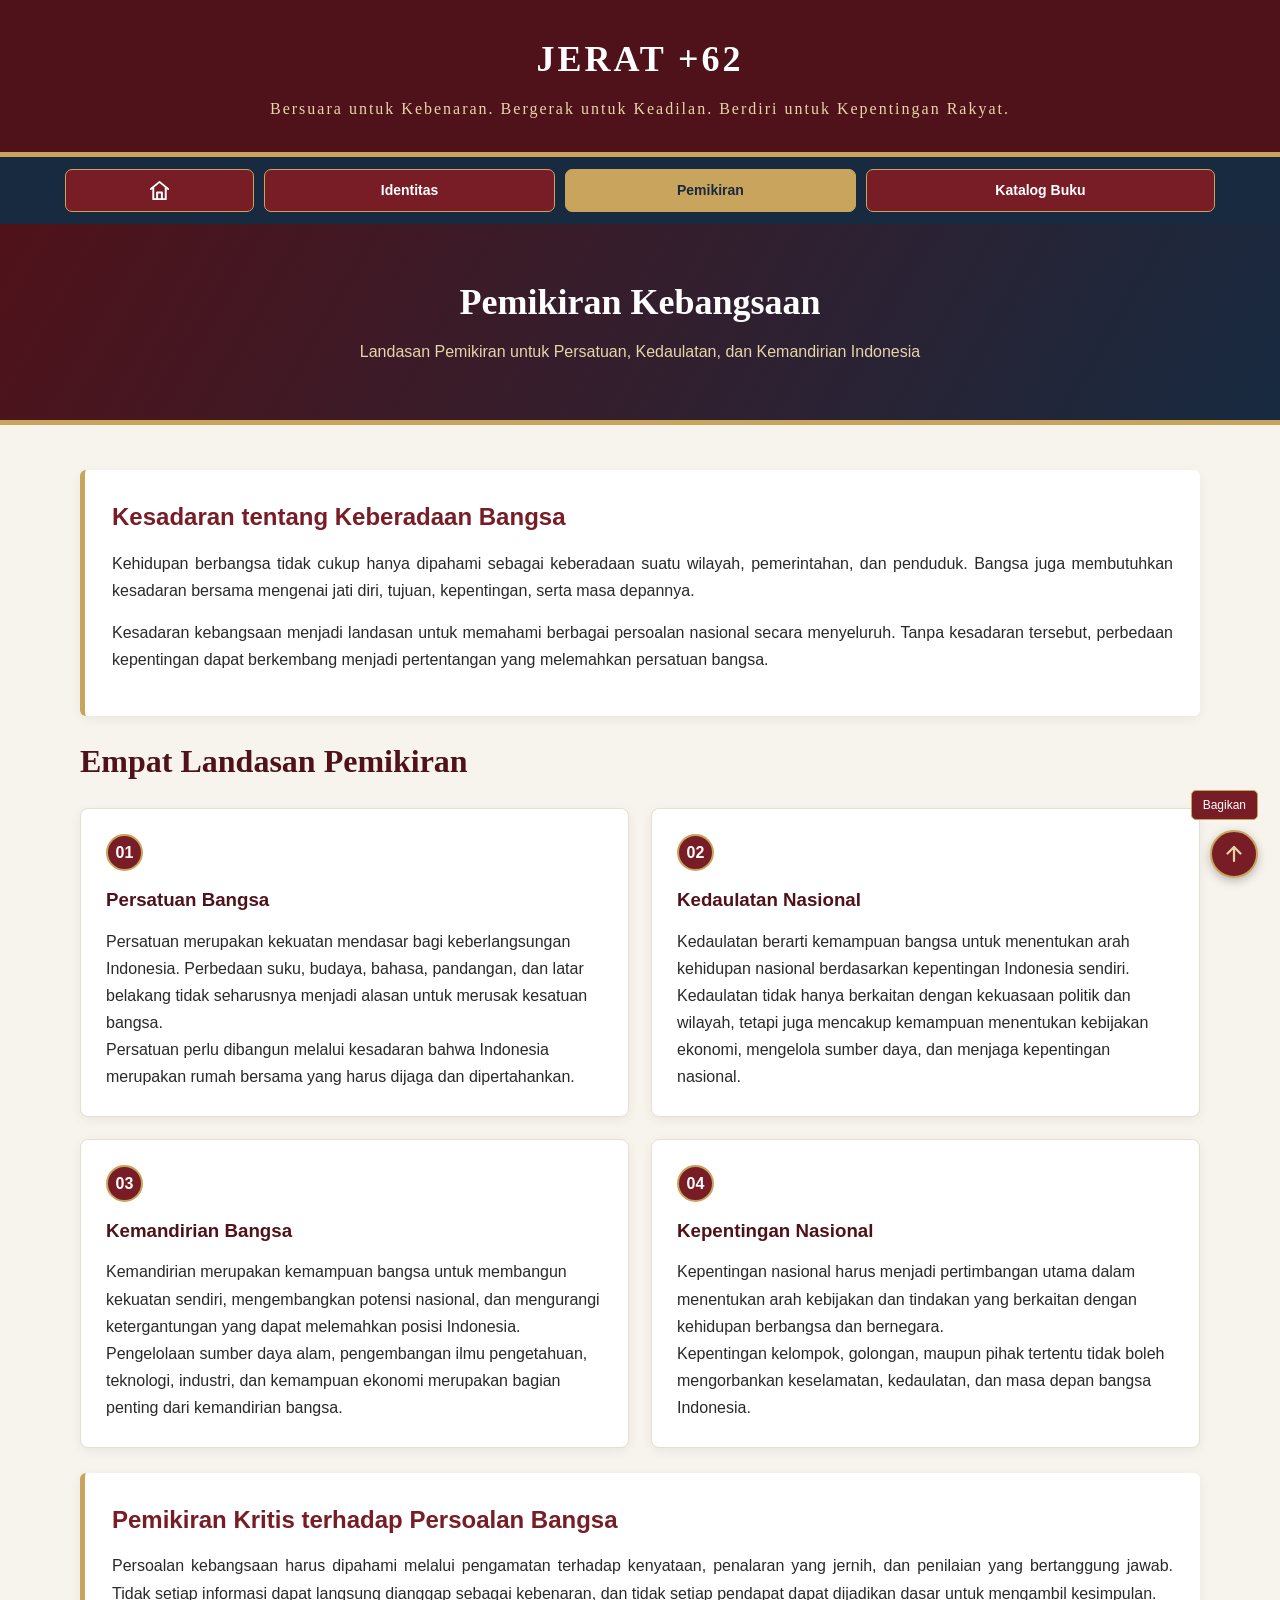
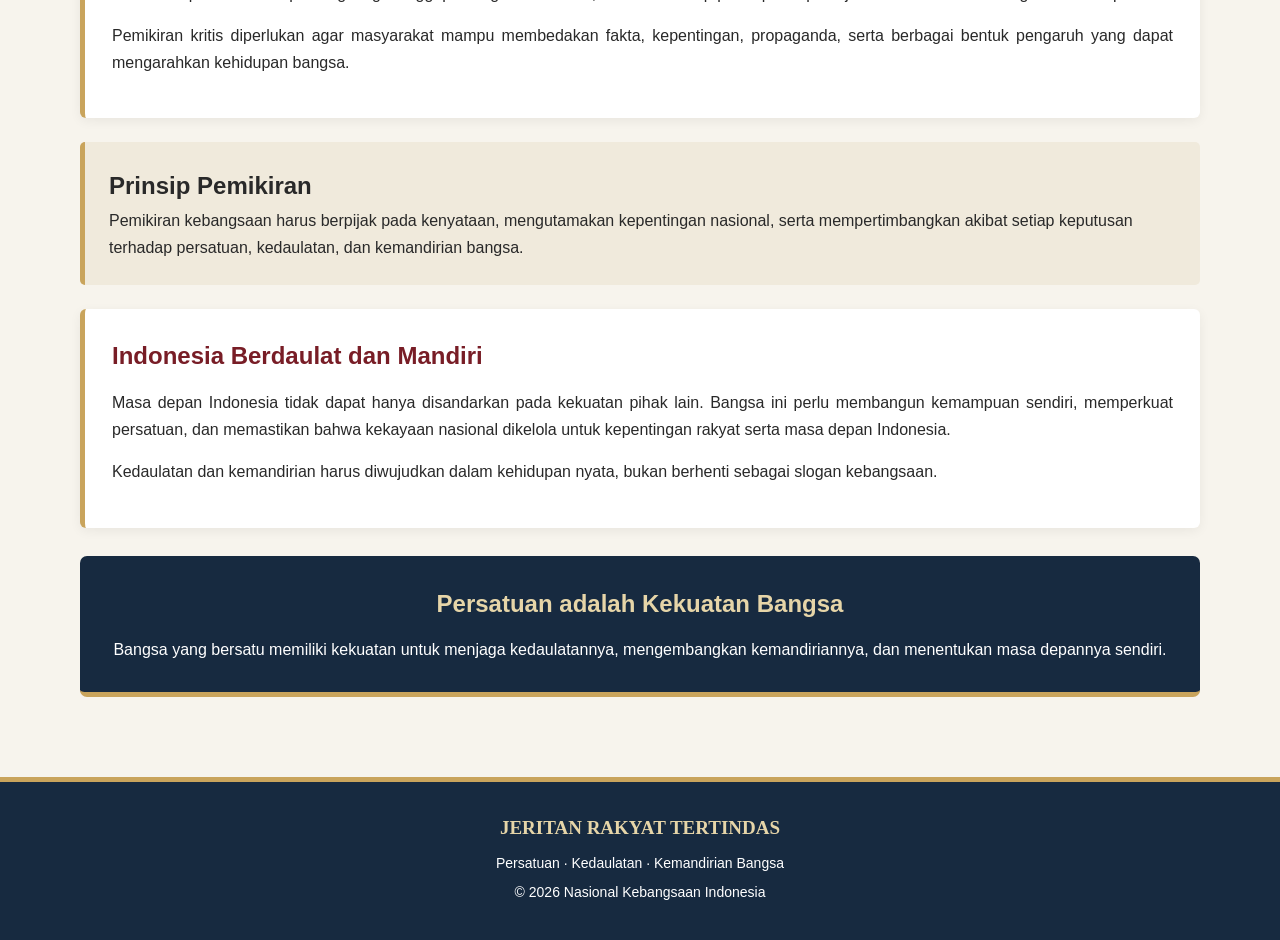
<file: pemikiran.html>
<!DOCTYPE html>
<html lang="id">
<head>
    <meta charset="UTF-8">
    <meta name="viewport" content="width=device-width, initial-scale=1.0">
    <title>Pemikiran | JERAT +62</title>
    <meta name="description" content="Bersuara untuk Kebenaran. Bergerak untuk Keadilan. Berdiri untuk Kepentingan Rakyat.">
    <link rel="stylesheet" href="style.css">
</head>
<body>

<header>
    <div class="header-inner">
        <div class="site-title">JERAT +62</div>
        <div class="site-tagline">Bersuara untuk Kebenaran. Bergerak untuk Keadilan. Berdiri untuk Kepentingan Rakyat.</div>
    </div>
</header>

<nav>
    <div class="nav-inner">
        <a href="index.html" class="home-button" aria-label="Beranda" title="Beranda">
            <svg viewBox="0 0 24 24" aria-hidden="true">
                <path d="M3 10.5L12 3l9 7.5"></path>
                <path d="M5.5 9.5V21h13V9.5"></path>
                <path d="M9.5 21v-7h5v7"></path>
            </svg>
        </a>
        <a href="identitas.html">Identitas</a>
        <a href="pemikiran.html" class="active">Pemikiran</a>
        <a href="katalog-buku.html">Katalog Buku</a>
    </div>
</nav>

<main>
    <section class="page-banner">
        <div class="container">
            <h1>Pemikiran Kebangsaan</h1>
            <p>Landasan Pemikiran untuk Persatuan, Kedaulatan, dan Kemandirian Indonesia</p>
        </div>
    </section>

    <section class="content-section">
        <div class="container">

            <div class="content-box">
                <h2>Kesadaran tentang Keberadaan Bangsa</h2>
                <p>
                    Kehidupan berbangsa tidak cukup hanya dipahami sebagai
                    keberadaan suatu wilayah, pemerintahan, dan penduduk.
                    Bangsa juga membutuhkan kesadaran bersama mengenai
                    jati diri, tujuan, kepentingan, serta masa depannya.
                </p>
                <p>
                    Kesadaran kebangsaan menjadi landasan untuk memahami
                    berbagai persoalan nasional secara menyeluruh.
                    Tanpa kesadaran tersebut, perbedaan kepentingan dapat
                    berkembang menjadi pertentangan yang melemahkan
                    persatuan bangsa.
                </p>
            </div>

            <h2 class="section-title">Empat Landasan Pemikiran</h2>

            <div class="thought-grid">

                <div class="thought-card">
                    <div class="number">01</div>
                    <h3>Persatuan Bangsa</h3>
                    <p>
                        Persatuan merupakan kekuatan mendasar bagi
                        keberlangsungan Indonesia. Perbedaan suku, budaya,
                        bahasa, pandangan, dan latar belakang tidak
                        seharusnya menjadi alasan untuk merusak kesatuan
                        bangsa.
                    </p>
                    <p>
                        Persatuan perlu dibangun melalui kesadaran bahwa
                        Indonesia merupakan rumah bersama yang harus
                        dijaga dan dipertahankan.
                    </p>
                </div>

                <div class="thought-card">
                    <div class="number">02</div>
                    <h3>Kedaulatan Nasional</h3>
                    <p>
                        Kedaulatan berarti kemampuan bangsa untuk
                        menentukan arah kehidupan nasional berdasarkan
                        kepentingan Indonesia sendiri.
                    </p>
                    <p>
                        Kedaulatan tidak hanya berkaitan dengan kekuasaan
                        politik dan wilayah, tetapi juga mencakup
                        kemampuan menentukan kebijakan ekonomi,
                        mengelola sumber daya, dan menjaga kepentingan
                        nasional.
                    </p>
                </div>

                <div class="thought-card">
                    <div class="number">03</div>
                    <h3>Kemandirian Bangsa</h3>
                    <p>
                        Kemandirian merupakan kemampuan bangsa untuk
                        membangun kekuatan sendiri, mengembangkan
                        potensi nasional, dan mengurangi ketergantungan
                        yang dapat melemahkan posisi Indonesia.
                    </p>
                    <p>
                        Pengelolaan sumber daya alam, pengembangan
                        ilmu pengetahuan, teknologi, industri, dan
                        kemampuan ekonomi merupakan bagian penting
                        dari kemandirian bangsa.
                    </p>
                </div>

                <div class="thought-card">
                    <div class="number">04</div>
                    <h3>Kepentingan Nasional</h3>
                    <p>
                        Kepentingan nasional harus menjadi pertimbangan
                        utama dalam menentukan arah kebijakan dan
                        tindakan yang berkaitan dengan kehidupan
                        berbangsa dan bernegara.
                    </p>
                    <p>
                        Kepentingan kelompok, golongan, maupun pihak
                        tertentu tidak boleh mengorbankan keselamatan,
                        kedaulatan, dan masa depan bangsa Indonesia.
                    </p>
                </div>

            </div>

            <div class="content-box">
                <h2>Pemikiran Kritis terhadap Persoalan Bangsa</h2>
                <p>
                    Persoalan kebangsaan harus dipahami melalui
                    pengamatan terhadap kenyataan, penalaran yang jernih,
                    dan penilaian yang bertanggung jawab. Tidak setiap
                    informasi dapat langsung dianggap sebagai kebenaran,
                    dan tidak setiap pendapat dapat dijadikan dasar
                    untuk mengambil kesimpulan.
                </p>
                <p>
                    Pemikiran kritis diperlukan agar masyarakat mampu
                    membedakan fakta, kepentingan, propaganda, serta
                    berbagai bentuk pengaruh yang dapat mengarahkan
                    kehidupan bangsa.
                </p>
            </div>

            <div class="principle-box">
                <h2>Prinsip Pemikiran</h2>
                <p>
                    Pemikiran kebangsaan harus berpijak pada kenyataan,
                    mengutamakan kepentingan nasional, serta
                    mempertimbangkan akibat setiap keputusan terhadap
                    persatuan, kedaulatan, dan kemandirian bangsa.
                </p>
            </div>

            <div class="content-box">
                <h2>Indonesia Berdaulat dan Mandiri</h2>
                <p>
                    Masa depan Indonesia tidak dapat hanya disandarkan
                    pada kekuatan pihak lain. Bangsa ini perlu membangun
                    kemampuan sendiri, memperkuat persatuan, dan
                    memastikan bahwa kekayaan nasional dikelola untuk
                    kepentingan rakyat serta masa depan Indonesia.
                </p>
                <p>
                    Kedaulatan dan kemandirian harus diwujudkan dalam
                    kehidupan nyata, bukan berhenti sebagai slogan
                    kebangsaan.
                </p>
            </div>

            <div class="closing">
                <h2>Persatuan adalah Kekuatan Bangsa</h2>
                <p>
                    Bangsa yang bersatu memiliki kekuatan untuk menjaga
                    kedaulatannya, mengembangkan kemandiriannya, dan
                    menentukan masa depannya sendiri.
                </p>
            </div>

        </div>
    </section>
</main>

<footer>
    <div class="footer-title">JERITAN RAKYAT TERTINDAS</div>
    <p>Persatuan · Kedaulatan · Kemandirian Bangsa</p>
    <p>&copy; 2026 Nasional Kebangsaan Indonesia</p>
</footer>

<a href="#" class="back-to-top" aria-label="Kembali ke atas" title="Back to Top">
    <svg viewBox="0 0 24 24" aria-hidden="true">
        <path d="M12 19V5"></path>
        <path d="M5.5 11.5L12 5l6.5 6.5"></path>
    </svg>
</a>
<script src="bagikan.js"></script>
</body>
</html>
</file>
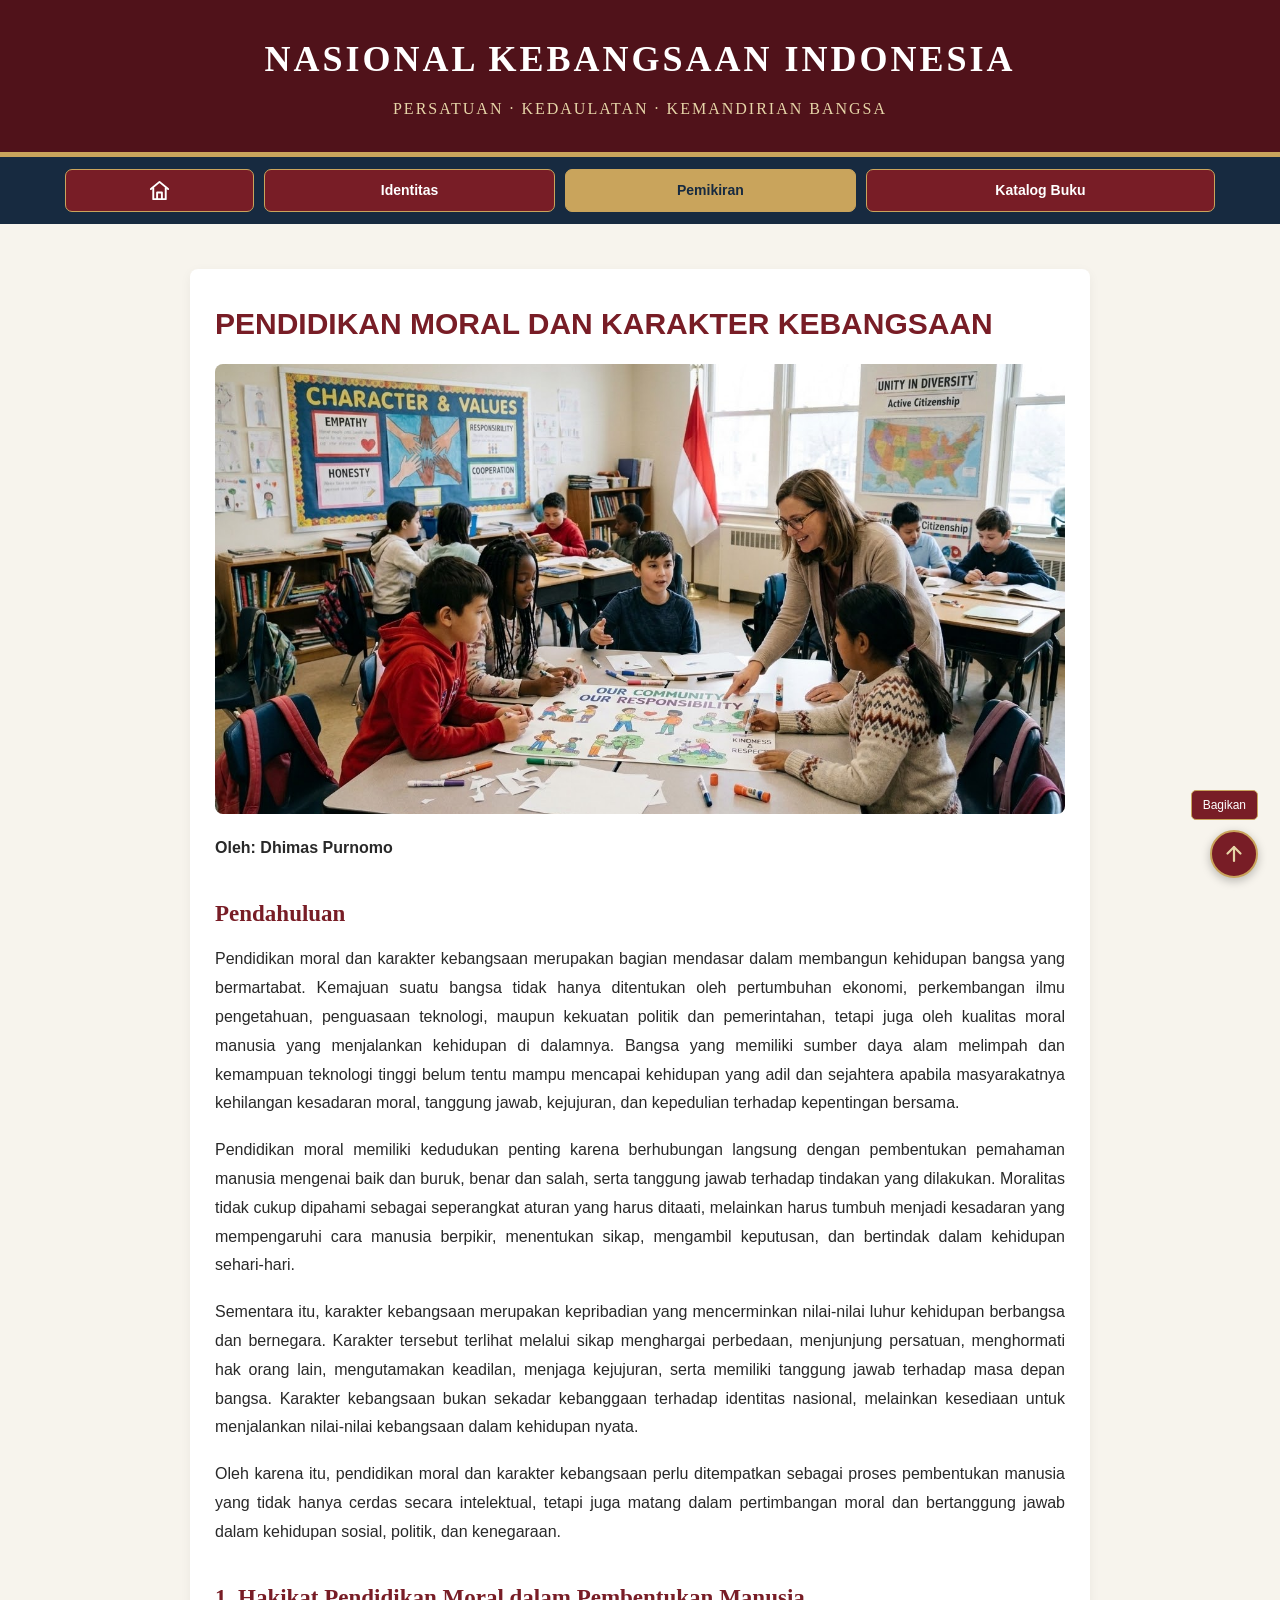
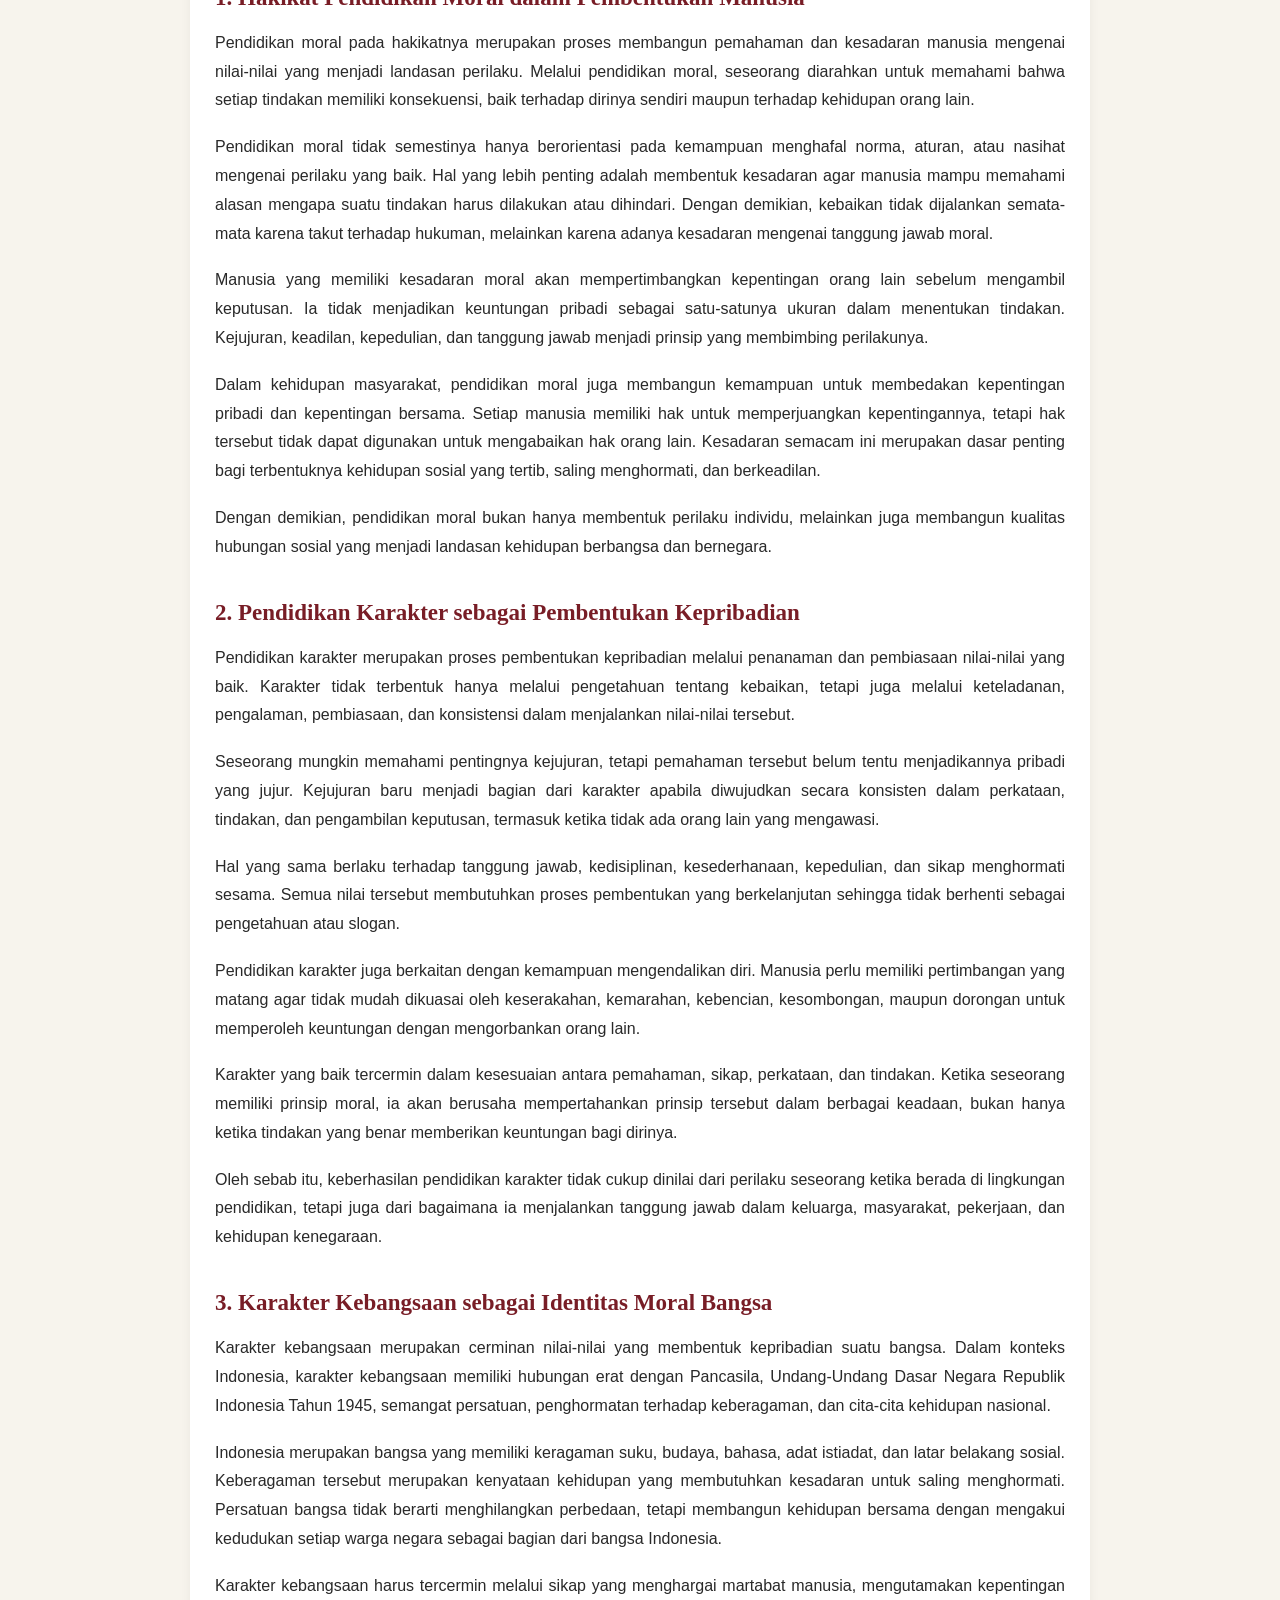
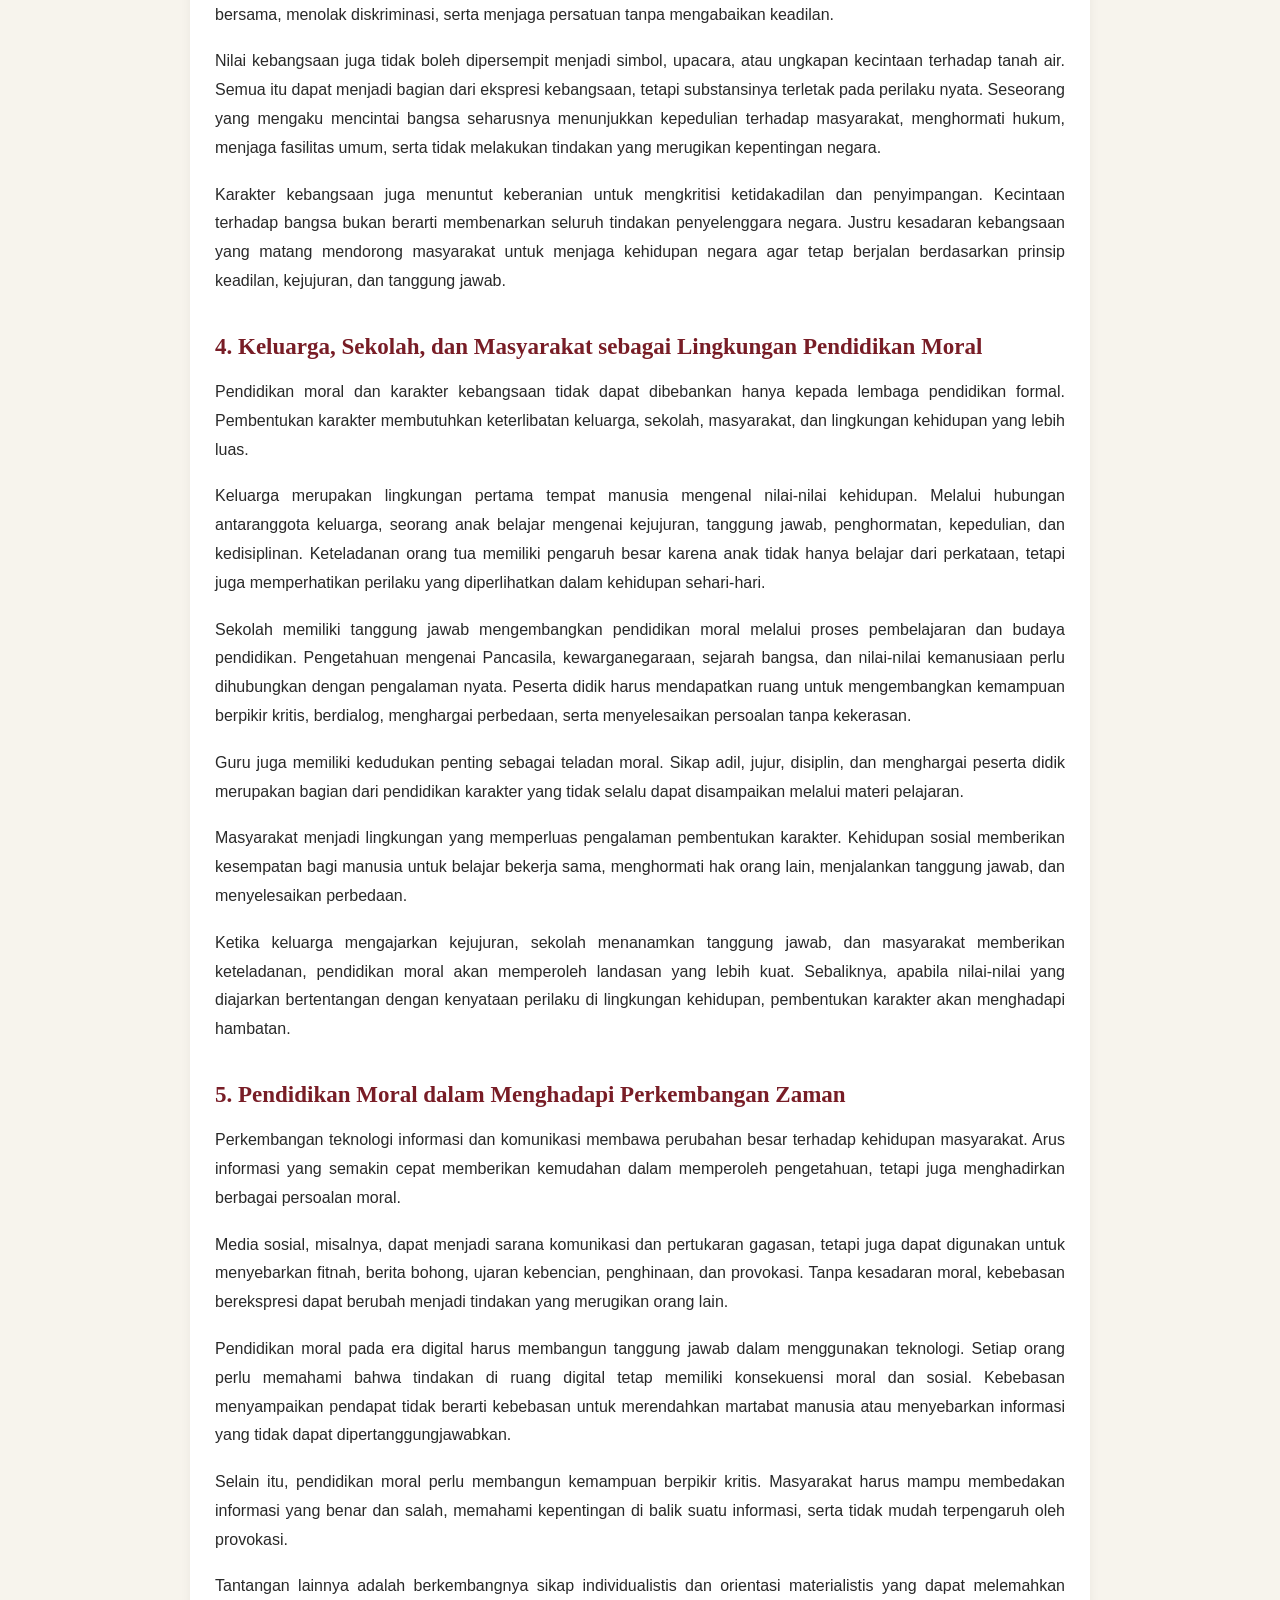
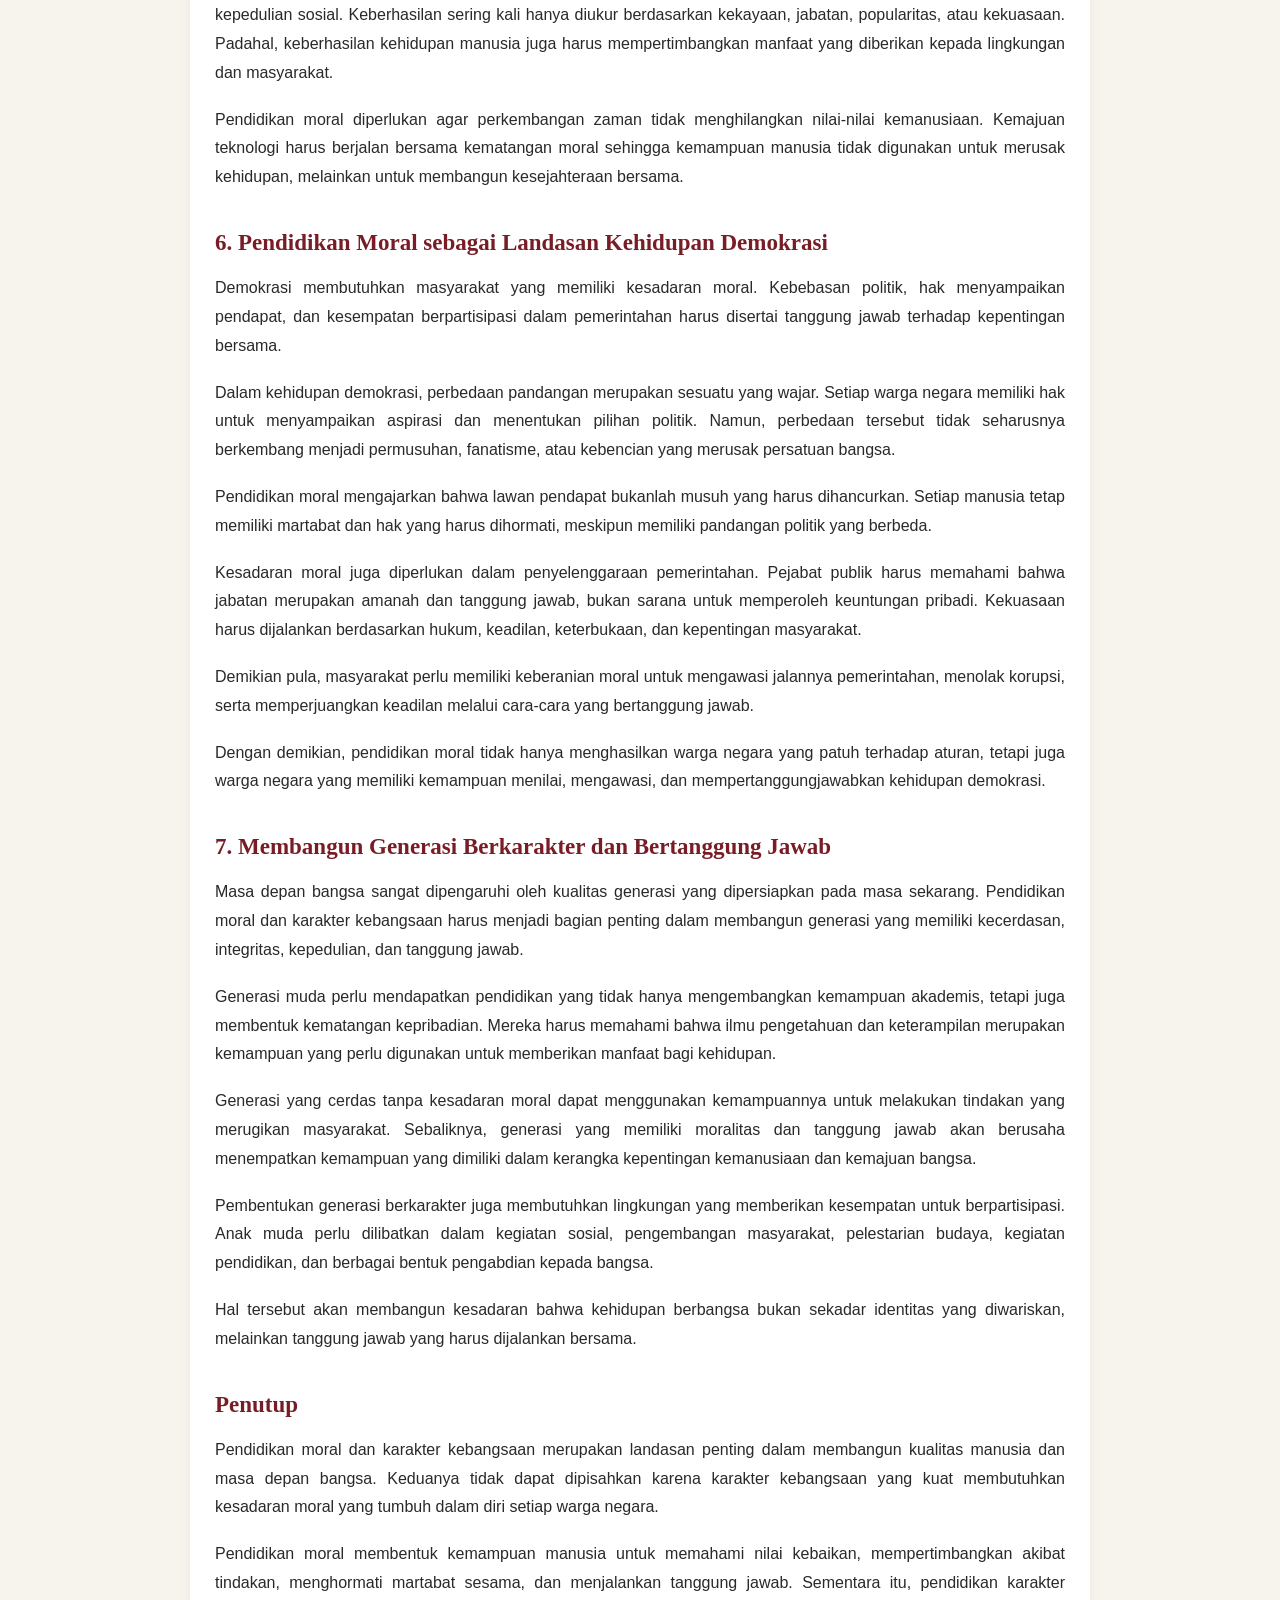
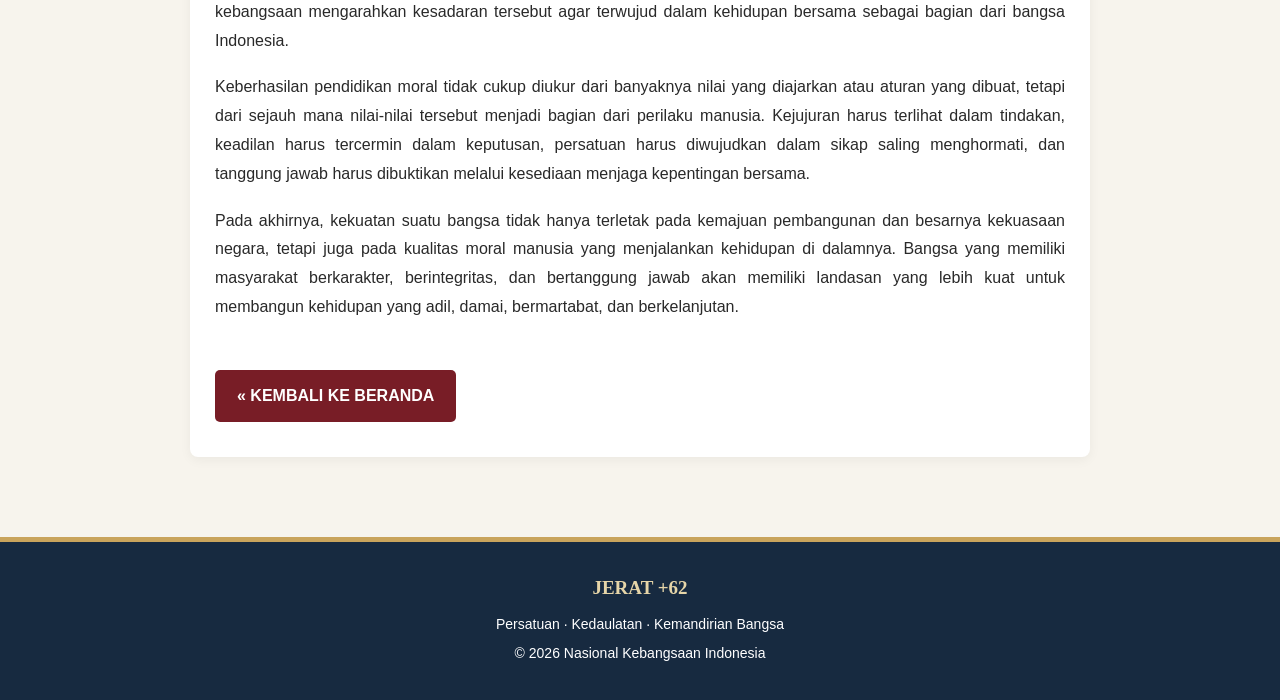
<file: pendidikan-moral.html>
<!DOCTYPE html>
<html lang="id">
<head>
<meta charset="UTF-8">
<meta name="viewport" content="width=device-width, initial-scale=1.0">
<title>Pendidikan Moral Dan Karakter Kebangsaan | Nasional Kebangsaan Indonesia</title>
<meta name="description" content="Pendidikan moral dan karakter kebangsaan merupakan bagian mendasar dalam membangun kehidupan bangsa yang bermartabat. Kemajuan suatu bangsa tidak hanya ditentukan oleh pertumbuhan ekonomi, perkembangan ilmu pengetahuan, penguasaan teknologi, maupun kekuatan politik dan pemerintahan, tetapi juga oleh kualitas moral manusia yang menjalankan kehidupan di dalamnya.">
<link rel="stylesheet" href="style.css">
<style>
/* HALAMAN ARTIKEL */
.article-content {max-width: 900px; margin: 0 auto; padding: 35px 25px; background: #ffffff; border-radius: 8px; line-height: 1.8;}
.article-title {color: #781d26; font-size: 30px; line-height: 1.35; margin: 0 0 20px;}
/* GAMBAR ARTIKEL */
.article-image {width: 100%; margin: 20px 0;}
.article-image img {display: block; width: 100%; max-height: 450px; object-fit: cover; border-radius: 8px;}
/* PENULIS */
.article-author {font-weight: bold; margin: 20px 0 30px;}
/* ISI ARTIKEL */
.article-content h2 { color: #781d26; font-size: 23px; line-height: 1.4; margin: 35px 0 15px;}
.article-content p {color: #292929; margin: 0 0 18px; text-align: justify; text-justify: inter-word;}
/* KEMBALI KE BERANDA */
.article-back {display: inline-block; margin-top: 30px; padding: 12px 22px; background: #781d26; color: #ffffff; text-decoration: none; border-radius: 5px; font-weight: bold;}
.article-back:hover {background: #50121a;}
/* TAMPILAN MOBILE */
@media (max-width: 600px) {
.article-content {padding: 25px 18px;}
.article-title {font-size: 24px;}
.article-content h2 {font-size: 20px;}
.article-content p {text-align: justify; text-justify: inter-word;}}
</style>
</head>
<body>
<!-- HEADER -->
<header>
<div class="header-inner">
<div class="site-title">
NASIONAL KEBANGSAAN INDONESIA
</div>
<div class="site-tagline">
PERSATUAN · KEDAULATAN · KEMANDIRIAN BANGSA
</div>
</div>
</header>
<!-- NAVIGASI -->
<nav>
<div class="nav-inner">
<a href="index.html"
class="home-button"
aria-label="Beranda"
title="Beranda">
<svg viewBox="0 0 24 24" aria-hidden="true">
<path d="M3 10.5L12 3l9 7.5"></path>
<path d="M5.5 9.5V21h13V9.5"></path>
<path d="M9.5 21v-7h5v7"></path>
</svg>
</a>
<a href="identitas.html">Identitas</a>
<a href="pemikiran.html" class="active">Pemikiran</a>
<a href="katalog-buku.html">Katalog Buku</a>
</div>
</nav>
<!-- KONTEN ARTIKEL -->
<main>
<section class="content-section">
<div class="container">
<article class="article-content">
<!-- JUDUL ARTIKEL -->
<h1 class="article-title">
PENDIDIKAN MORAL DAN KARAKTER KEBANGSAAN</h1>
</h1>
<!-- GAMBAR ARTIKEL -->
<div class="article-image">
<img src="pendidikan-karakter.jpg"
alt="Pendidikan Moral dan Karakter Kebangsaan">
</div>
<!-- PENULIS -->
<p class="article-author">
Oleh: Dhimas Purnomo
</p>
<h2>Pendahuluan</h2>

<p>Pendidikan moral dan karakter kebangsaan merupakan bagian mendasar dalam membangun kehidupan bangsa yang bermartabat. Kemajuan suatu bangsa tidak hanya ditentukan oleh pertumbuhan ekonomi, perkembangan ilmu pengetahuan, penguasaan teknologi, maupun kekuatan politik dan pemerintahan, tetapi juga oleh kualitas moral manusia yang menjalankan kehidupan di dalamnya. Bangsa yang memiliki sumber daya alam melimpah dan kemampuan teknologi tinggi belum tentu mampu mencapai kehidupan yang adil dan sejahtera apabila masyarakatnya kehilangan kesadaran moral, tanggung jawab, kejujuran, dan kepedulian terhadap kepentingan bersama.</p>

<p>Pendidikan moral memiliki kedudukan penting karena berhubungan langsung dengan pembentukan pemahaman manusia mengenai baik dan buruk, benar dan salah, serta tanggung jawab terhadap tindakan yang dilakukan. Moralitas tidak cukup dipahami sebagai seperangkat aturan yang harus ditaati, melainkan harus tumbuh menjadi kesadaran yang mempengaruhi cara manusia berpikir, menentukan sikap, mengambil keputusan, dan bertindak dalam kehidupan sehari-hari.</p>

<p>Sementara itu, karakter kebangsaan merupakan kepribadian yang mencerminkan nilai-nilai luhur kehidupan berbangsa dan bernegara. Karakter tersebut terlihat melalui sikap menghargai perbedaan, menjunjung persatuan, menghormati hak orang lain, mengutamakan keadilan, menjaga kejujuran, serta memiliki tanggung jawab terhadap masa depan bangsa. Karakter kebangsaan bukan sekadar kebanggaan terhadap identitas nasional, melainkan kesediaan untuk menjalankan nilai-nilai kebangsaan dalam kehidupan nyata.</p>

<p>Oleh karena itu, pendidikan moral dan karakter kebangsaan perlu ditempatkan sebagai proses pembentukan manusia yang tidak hanya cerdas secara intelektual, tetapi juga matang dalam pertimbangan moral dan bertanggung jawab dalam kehidupan sosial, politik, dan kenegaraan.</p>

<h2>1. Hakikat Pendidikan Moral dalam Pembentukan Manusia</h2>

<p>Pendidikan moral pada hakikatnya merupakan proses membangun pemahaman dan kesadaran manusia mengenai nilai-nilai yang menjadi landasan perilaku. Melalui pendidikan moral, seseorang diarahkan untuk memahami bahwa setiap tindakan memiliki konsekuensi, baik terhadap dirinya sendiri maupun terhadap kehidupan orang lain.</p>

<p>Pendidikan moral tidak semestinya hanya berorientasi pada kemampuan menghafal norma, aturan, atau nasihat mengenai perilaku yang baik. Hal yang lebih penting adalah membentuk kesadaran agar manusia mampu memahami alasan mengapa suatu tindakan harus dilakukan atau dihindari. Dengan demikian, kebaikan tidak dijalankan semata-mata karena takut terhadap hukuman, melainkan karena adanya kesadaran mengenai tanggung jawab moral.</p>

<p>Manusia yang memiliki kesadaran moral akan mempertimbangkan kepentingan orang lain sebelum mengambil keputusan. Ia tidak menjadikan keuntungan pribadi sebagai satu-satunya ukuran dalam menentukan tindakan. Kejujuran, keadilan, kepedulian, dan tanggung jawab menjadi prinsip yang membimbing perilakunya.</p>

<p>Dalam kehidupan masyarakat, pendidikan moral juga membangun kemampuan untuk membedakan kepentingan pribadi dan kepentingan bersama. Setiap manusia memiliki hak untuk memperjuangkan kepentingannya, tetapi hak tersebut tidak dapat digunakan untuk mengabaikan hak orang lain. Kesadaran semacam ini merupakan dasar penting bagi terbentuknya kehidupan sosial yang tertib, saling menghormati, dan berkeadilan.</p>

<p>Dengan demikian, pendidikan moral bukan hanya membentuk perilaku individu, melainkan juga membangun kualitas hubungan sosial yang menjadi landasan kehidupan berbangsa dan bernegara.</p>

<h2>2. Pendidikan Karakter sebagai Pembentukan Kepribadian</h2>

<p>Pendidikan karakter merupakan proses pembentukan kepribadian melalui penanaman dan pembiasaan nilai-nilai yang baik. Karakter tidak terbentuk hanya melalui pengetahuan tentang kebaikan, tetapi juga melalui keteladanan, pengalaman, pembiasaan, dan konsistensi dalam menjalankan nilai-nilai tersebut.</p>

<p>Seseorang mungkin memahami pentingnya kejujuran, tetapi pemahaman tersebut belum tentu menjadikannya pribadi yang jujur. Kejujuran baru menjadi bagian dari karakter apabila diwujudkan secara konsisten dalam perkataan, tindakan, dan pengambilan keputusan, termasuk ketika tidak ada orang lain yang mengawasi.</p>

<p>Hal yang sama berlaku terhadap tanggung jawab, kedisiplinan, kesederhanaan, kepedulian, dan sikap menghormati sesama. Semua nilai tersebut membutuhkan proses pembentukan yang berkelanjutan sehingga tidak berhenti sebagai pengetahuan atau slogan.</p>

<p>Pendidikan karakter juga berkaitan dengan kemampuan mengendalikan diri. Manusia perlu memiliki pertimbangan yang matang agar tidak mudah dikuasai oleh keserakahan, kemarahan, kebencian, kesombongan, maupun dorongan untuk memperoleh keuntungan dengan mengorbankan orang lain.</p>

<p>Karakter yang baik tercermin dalam kesesuaian antara pemahaman, sikap, perkataan, dan tindakan. Ketika seseorang memiliki prinsip moral, ia akan berusaha mempertahankan prinsip tersebut dalam berbagai keadaan, bukan hanya ketika tindakan yang benar memberikan keuntungan bagi dirinya.</p>

<p>Oleh sebab itu, keberhasilan pendidikan karakter tidak cukup dinilai dari perilaku seseorang ketika berada di lingkungan pendidikan, tetapi juga dari bagaimana ia menjalankan tanggung jawab dalam keluarga, masyarakat, pekerjaan, dan kehidupan kenegaraan.</p>

<h2>3. Karakter Kebangsaan sebagai Identitas Moral Bangsa</h2>

<p>Karakter kebangsaan merupakan cerminan nilai-nilai yang membentuk kepribadian suatu bangsa. Dalam konteks Indonesia, karakter kebangsaan memiliki hubungan erat dengan Pancasila, Undang-Undang Dasar Negara Republik Indonesia Tahun 1945, semangat persatuan, penghormatan terhadap keberagaman, dan cita-cita kehidupan nasional.</p>

<p>Indonesia merupakan bangsa yang memiliki keragaman suku, budaya, bahasa, adat istiadat, dan latar belakang sosial. Keberagaman tersebut merupakan kenyataan kehidupan yang membutuhkan kesadaran untuk saling menghormati. Persatuan bangsa tidak berarti menghilangkan perbedaan, tetapi membangun kehidupan bersama dengan mengakui kedudukan setiap warga negara sebagai bagian dari bangsa Indonesia.</p>

<p>Karakter kebangsaan harus tercermin melalui sikap yang menghargai martabat manusia, mengutamakan kepentingan bersama, menolak diskriminasi, serta menjaga persatuan tanpa mengabaikan keadilan.</p>

<p>Nilai kebangsaan juga tidak boleh dipersempit menjadi simbol, upacara, atau ungkapan kecintaan terhadap tanah air. Semua itu dapat menjadi bagian dari ekspresi kebangsaan, tetapi substansinya terletak pada perilaku nyata. Seseorang yang mengaku mencintai bangsa seharusnya menunjukkan kepedulian terhadap masyarakat, menghormati hukum, menjaga fasilitas umum, serta tidak melakukan tindakan yang merugikan kepentingan negara.</p>

<p>Karakter kebangsaan juga menuntut keberanian untuk mengkritisi ketidakadilan dan penyimpangan. Kecintaan terhadap bangsa bukan berarti membenarkan seluruh tindakan penyelenggara negara. Justru kesadaran kebangsaan yang matang mendorong masyarakat untuk menjaga kehidupan negara agar tetap berjalan berdasarkan prinsip keadilan, kejujuran, dan tanggung jawab.</p>

<h2>4. Keluarga, Sekolah, dan Masyarakat sebagai Lingkungan Pendidikan Moral</h2>

<p>Pendidikan moral dan karakter kebangsaan tidak dapat dibebankan hanya kepada lembaga pendidikan formal. Pembentukan karakter membutuhkan keterlibatan keluarga, sekolah, masyarakat, dan lingkungan kehidupan yang lebih luas.</p>

<p>Keluarga merupakan lingkungan pertama tempat manusia mengenal nilai-nilai kehidupan. Melalui hubungan antaranggota keluarga, seorang anak belajar mengenai kejujuran, tanggung jawab, penghormatan, kepedulian, dan kedisiplinan. Keteladanan orang tua memiliki pengaruh besar karena anak tidak hanya belajar dari perkataan, tetapi juga memperhatikan perilaku yang diperlihatkan dalam kehidupan sehari-hari.</p>

<p>Sekolah memiliki tanggung jawab mengembangkan pendidikan moral melalui proses pembelajaran dan budaya pendidikan. Pengetahuan mengenai Pancasila, kewarganegaraan, sejarah bangsa, dan nilai-nilai kemanusiaan perlu dihubungkan dengan pengalaman nyata. Peserta didik harus mendapatkan ruang untuk mengembangkan kemampuan berpikir kritis, berdialog, menghargai perbedaan, serta menyelesaikan persoalan tanpa kekerasan.</p>

<p>Guru juga memiliki kedudukan penting sebagai teladan moral. Sikap adil, jujur, disiplin, dan menghargai peserta didik merupakan bagian dari pendidikan karakter yang tidak selalu dapat disampaikan melalui materi pelajaran.</p>

<p>Masyarakat menjadi lingkungan yang memperluas pengalaman pembentukan karakter. Kehidupan sosial memberikan kesempatan bagi manusia untuk belajar bekerja sama, menghormati hak orang lain, menjalankan tanggung jawab, dan menyelesaikan perbedaan.</p>

<p>Ketika keluarga mengajarkan kejujuran, sekolah menanamkan tanggung jawab, dan masyarakat memberikan keteladanan, pendidikan moral akan memperoleh landasan yang lebih kuat. Sebaliknya, apabila nilai-nilai yang diajarkan bertentangan dengan kenyataan perilaku di lingkungan kehidupan, pembentukan karakter akan menghadapi hambatan.</p>

<h2>5. Pendidikan Moral dalam Menghadapi Perkembangan Zaman</h2>

<p>Perkembangan teknologi informasi dan komunikasi membawa perubahan besar terhadap kehidupan masyarakat. Arus informasi yang semakin cepat memberikan kemudahan dalam memperoleh pengetahuan, tetapi juga menghadirkan berbagai persoalan moral.</p>

<p>Media sosial, misalnya, dapat menjadi sarana komunikasi dan pertukaran gagasan, tetapi juga dapat digunakan untuk menyebarkan fitnah, berita bohong, ujaran kebencian, penghinaan, dan provokasi. Tanpa kesadaran moral, kebebasan berekspresi dapat berubah menjadi tindakan yang merugikan orang lain.</p>

<p>Pendidikan moral pada era digital harus membangun tanggung jawab dalam menggunakan teknologi. Setiap orang perlu memahami bahwa tindakan di ruang digital tetap memiliki konsekuensi moral dan sosial. Kebebasan menyampaikan pendapat tidak berarti kebebasan untuk merendahkan martabat manusia atau menyebarkan informasi yang tidak dapat dipertanggungjawabkan.</p>

<p>Selain itu, pendidikan moral perlu membangun kemampuan berpikir kritis. Masyarakat harus mampu membedakan informasi yang benar dan salah, memahami kepentingan di balik suatu informasi, serta tidak mudah terpengaruh oleh provokasi.</p>

<p>Tantangan lainnya adalah berkembangnya sikap individualistis dan orientasi materialistis yang dapat melemahkan kepedulian sosial. Keberhasilan sering kali hanya diukur berdasarkan kekayaan, jabatan, popularitas, atau kekuasaan. Padahal, keberhasilan kehidupan manusia juga harus mempertimbangkan manfaat yang diberikan kepada lingkungan dan masyarakat.</p>

<p>Pendidikan moral diperlukan agar perkembangan zaman tidak menghilangkan nilai-nilai kemanusiaan. Kemajuan teknologi harus berjalan bersama kematangan moral sehingga kemampuan manusia tidak digunakan untuk merusak kehidupan, melainkan untuk membangun kesejahteraan bersama.</p>

<h2>6. Pendidikan Moral sebagai Landasan Kehidupan Demokrasi</h2>

<p>Demokrasi membutuhkan masyarakat yang memiliki kesadaran moral. Kebebasan politik, hak menyampaikan pendapat, dan kesempatan berpartisipasi dalam pemerintahan harus disertai tanggung jawab terhadap kepentingan bersama.</p>

<p>Dalam kehidupan demokrasi, perbedaan pandangan merupakan sesuatu yang wajar. Setiap warga negara memiliki hak untuk menyampaikan aspirasi dan menentukan pilihan politik. Namun, perbedaan tersebut tidak seharusnya berkembang menjadi permusuhan, fanatisme, atau kebencian yang merusak persatuan bangsa.</p>

<p>Pendidikan moral mengajarkan bahwa lawan pendapat bukanlah musuh yang harus dihancurkan. Setiap manusia tetap memiliki martabat dan hak yang harus dihormati, meskipun memiliki pandangan politik yang berbeda.</p>

<p>Kesadaran moral juga diperlukan dalam penyelenggaraan pemerintahan. Pejabat publik harus memahami bahwa jabatan merupakan amanah dan tanggung jawab, bukan sarana untuk memperoleh keuntungan pribadi. Kekuasaan harus dijalankan berdasarkan hukum, keadilan, keterbukaan, dan kepentingan masyarakat.</p>

<p>Demikian pula, masyarakat perlu memiliki keberanian moral untuk mengawasi jalannya pemerintahan, menolak korupsi, serta memperjuangkan keadilan melalui cara-cara yang bertanggung jawab.</p>

<p>Dengan demikian, pendidikan moral tidak hanya menghasilkan warga negara yang patuh terhadap aturan, tetapi juga warga negara yang memiliki kemampuan menilai, mengawasi, dan mempertanggungjawabkan kehidupan demokrasi.</p>

<h2>7. Membangun Generasi Berkarakter dan Bertanggung Jawab</h2>

<p>Masa depan bangsa sangat dipengaruhi oleh kualitas generasi yang dipersiapkan pada masa sekarang. Pendidikan moral dan karakter kebangsaan harus menjadi bagian penting dalam membangun generasi yang memiliki kecerdasan, integritas, kepedulian, dan tanggung jawab.</p>

<p>Generasi muda perlu mendapatkan pendidikan yang tidak hanya mengembangkan kemampuan akademis, tetapi juga membentuk kematangan kepribadian. Mereka harus memahami bahwa ilmu pengetahuan dan keterampilan merupakan kemampuan yang perlu digunakan untuk memberikan manfaat bagi kehidupan.</p>

<p>Generasi yang cerdas tanpa kesadaran moral dapat menggunakan kemampuannya untuk melakukan tindakan yang merugikan masyarakat. Sebaliknya, generasi yang memiliki moralitas dan tanggung jawab akan berusaha menempatkan kemampuan yang dimiliki dalam kerangka kepentingan kemanusiaan dan kemajuan bangsa.</p>

<p>Pembentukan generasi berkarakter juga membutuhkan lingkungan yang memberikan kesempatan untuk berpartisipasi. Anak muda perlu dilibatkan dalam kegiatan sosial, pengembangan masyarakat, pelestarian budaya, kegiatan pendidikan, dan berbagai bentuk pengabdian kepada bangsa.</p>

<p>Hal tersebut akan membangun kesadaran bahwa kehidupan berbangsa bukan sekadar identitas yang diwariskan, melainkan tanggung jawab yang harus dijalankan bersama.</p>

<h2>Penutup</h2>

<p>Pendidikan moral dan karakter kebangsaan merupakan landasan penting dalam membangun kualitas manusia dan masa depan bangsa. Keduanya tidak dapat dipisahkan karena karakter kebangsaan yang kuat membutuhkan kesadaran moral yang tumbuh dalam diri setiap warga negara.</p>

<p>Pendidikan moral membentuk kemampuan manusia untuk memahami nilai kebaikan, mempertimbangkan akibat tindakan, menghormati martabat sesama, dan menjalankan tanggung jawab. Sementara itu, pendidikan karakter kebangsaan mengarahkan kesadaran tersebut agar terwujud dalam kehidupan bersama sebagai bagian dari bangsa Indonesia.</p>

<p>Keberhasilan pendidikan moral tidak cukup diukur dari banyaknya nilai yang diajarkan atau aturan yang dibuat, tetapi dari sejauh mana nilai-nilai tersebut menjadi bagian dari perilaku manusia. Kejujuran harus terlihat dalam tindakan, keadilan harus tercermin dalam keputusan, persatuan harus diwujudkan dalam sikap saling menghormati, dan tanggung jawab harus dibuktikan melalui kesediaan menjaga kepentingan bersama.</p>

<p>Pada akhirnya, kekuatan suatu bangsa tidak hanya terletak pada kemajuan pembangunan dan besarnya kekuasaan negara, tetapi juga pada kualitas moral manusia yang menjalankan kehidupan di dalamnya. Bangsa yang memiliki masyarakat berkarakter, berintegritas, dan bertanggung jawab akan memiliki landasan yang lebih kuat untuk membangun kehidupan yang adil, damai, bermartabat, dan berkelanjutan.</p>

<!-- TOMBOL KEMBALI -->
<a href="index.html" class="article-back">
« KEMBALI KE BERANDA
</a>
</article>
</div>
</section>
</main>
<!-- FOOTER -->
<footer>
<div class="footer-title">
JERAT +62
</div>
<p>Persatuan · Kedaulatan · Kemandirian Bangsa</p>
<p>© 2026 Nasional Kebangsaan Indonesia</p>
</footer>
<!-- BACK TO TOP -->
<a href="#" class="back-to-top" aria-label="Kembali ke atas" title="Back to Top">
<svg viewBox="0 0 24 24" aria-hidden="true">
<path d="M12 19V5"></path>
<path d="M5.5 11.5L12 5l6.5 6.5"></path>
</svg>
</a>
<script src="bagikan.js"></script>
</body>
  </html>
</file>
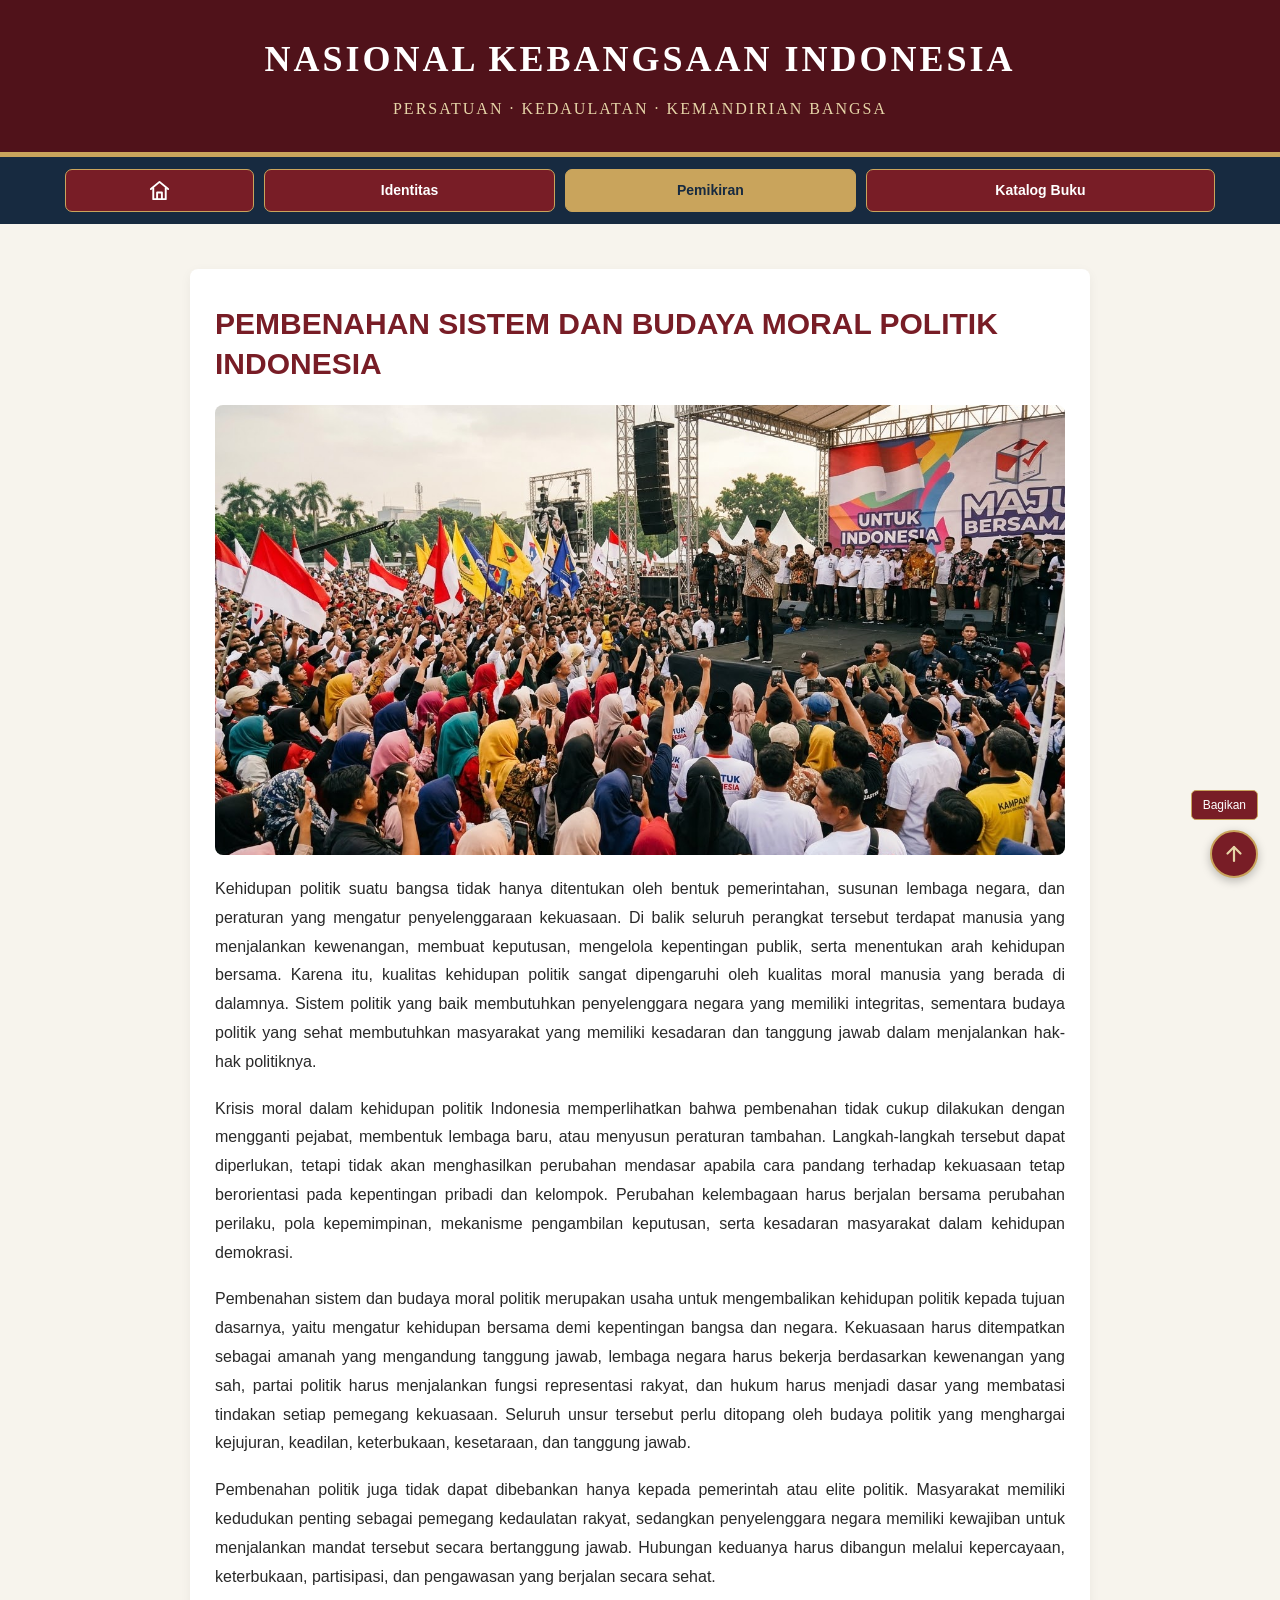
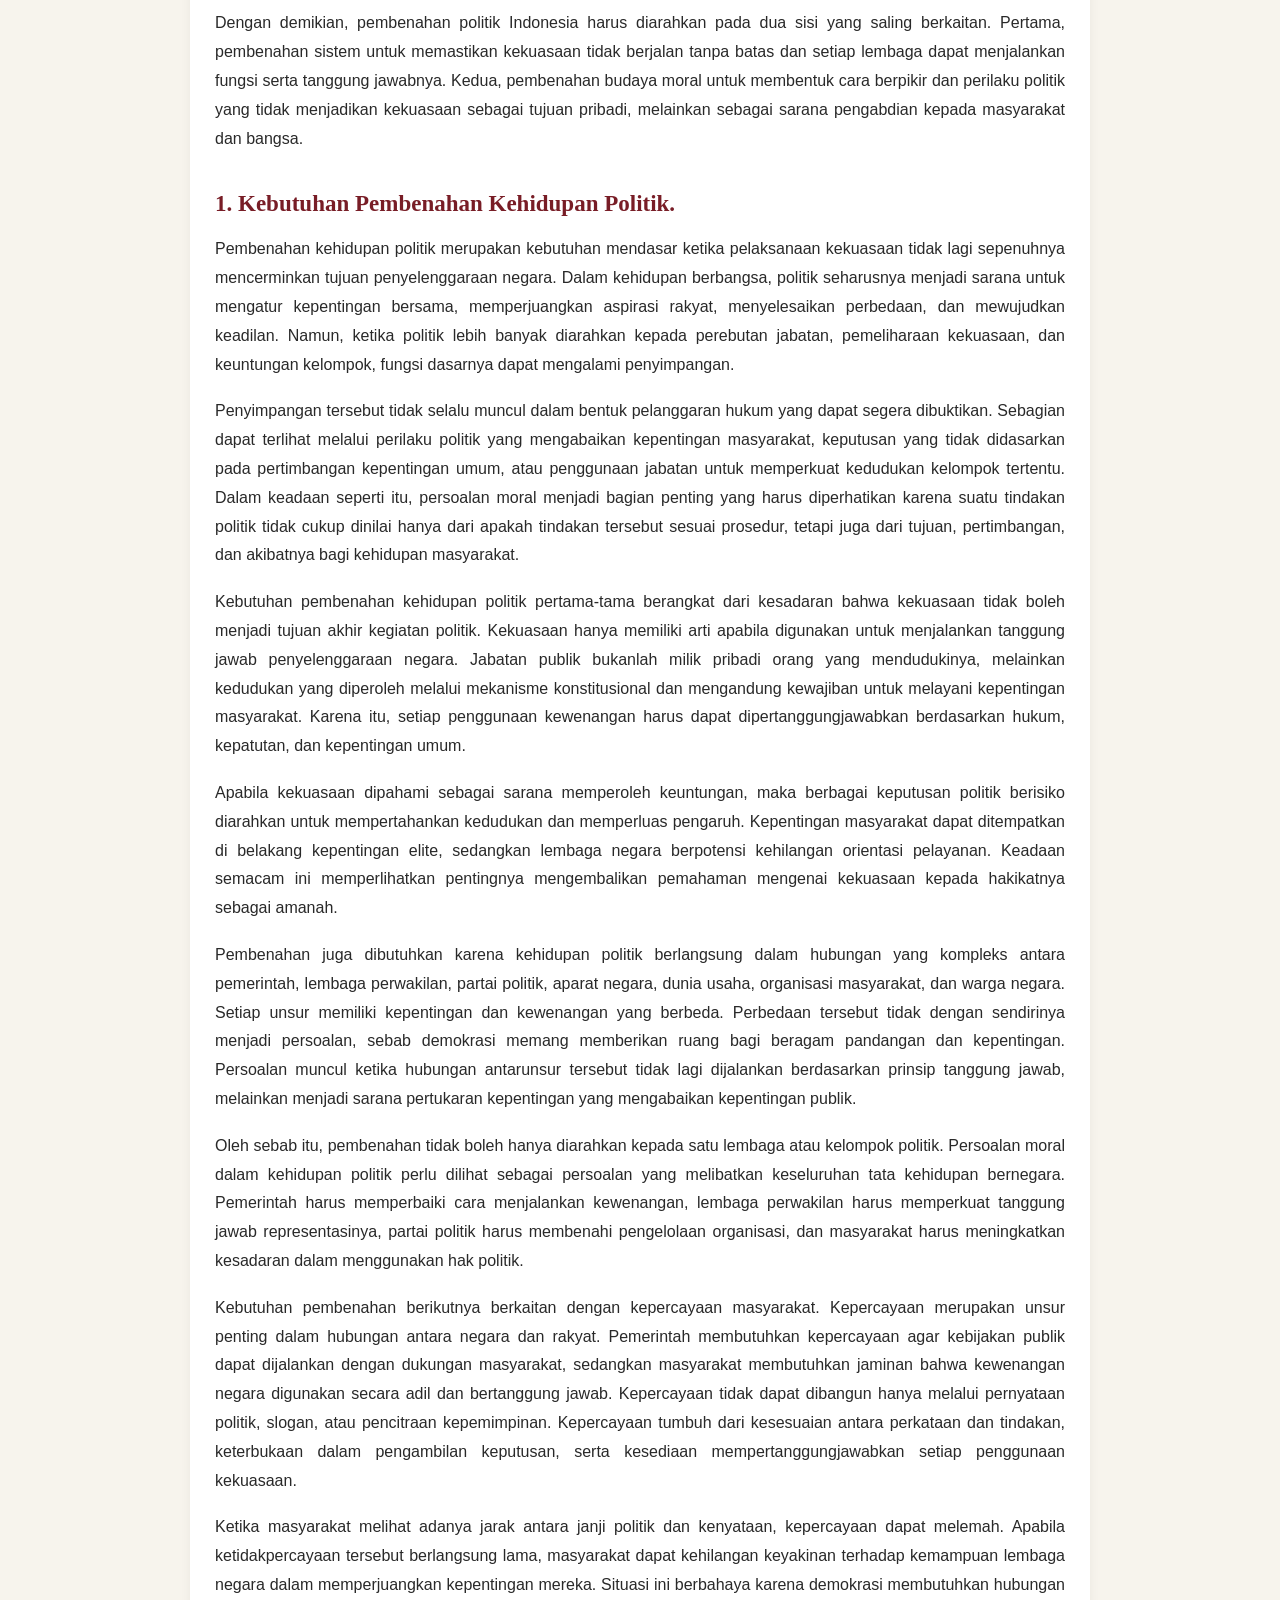
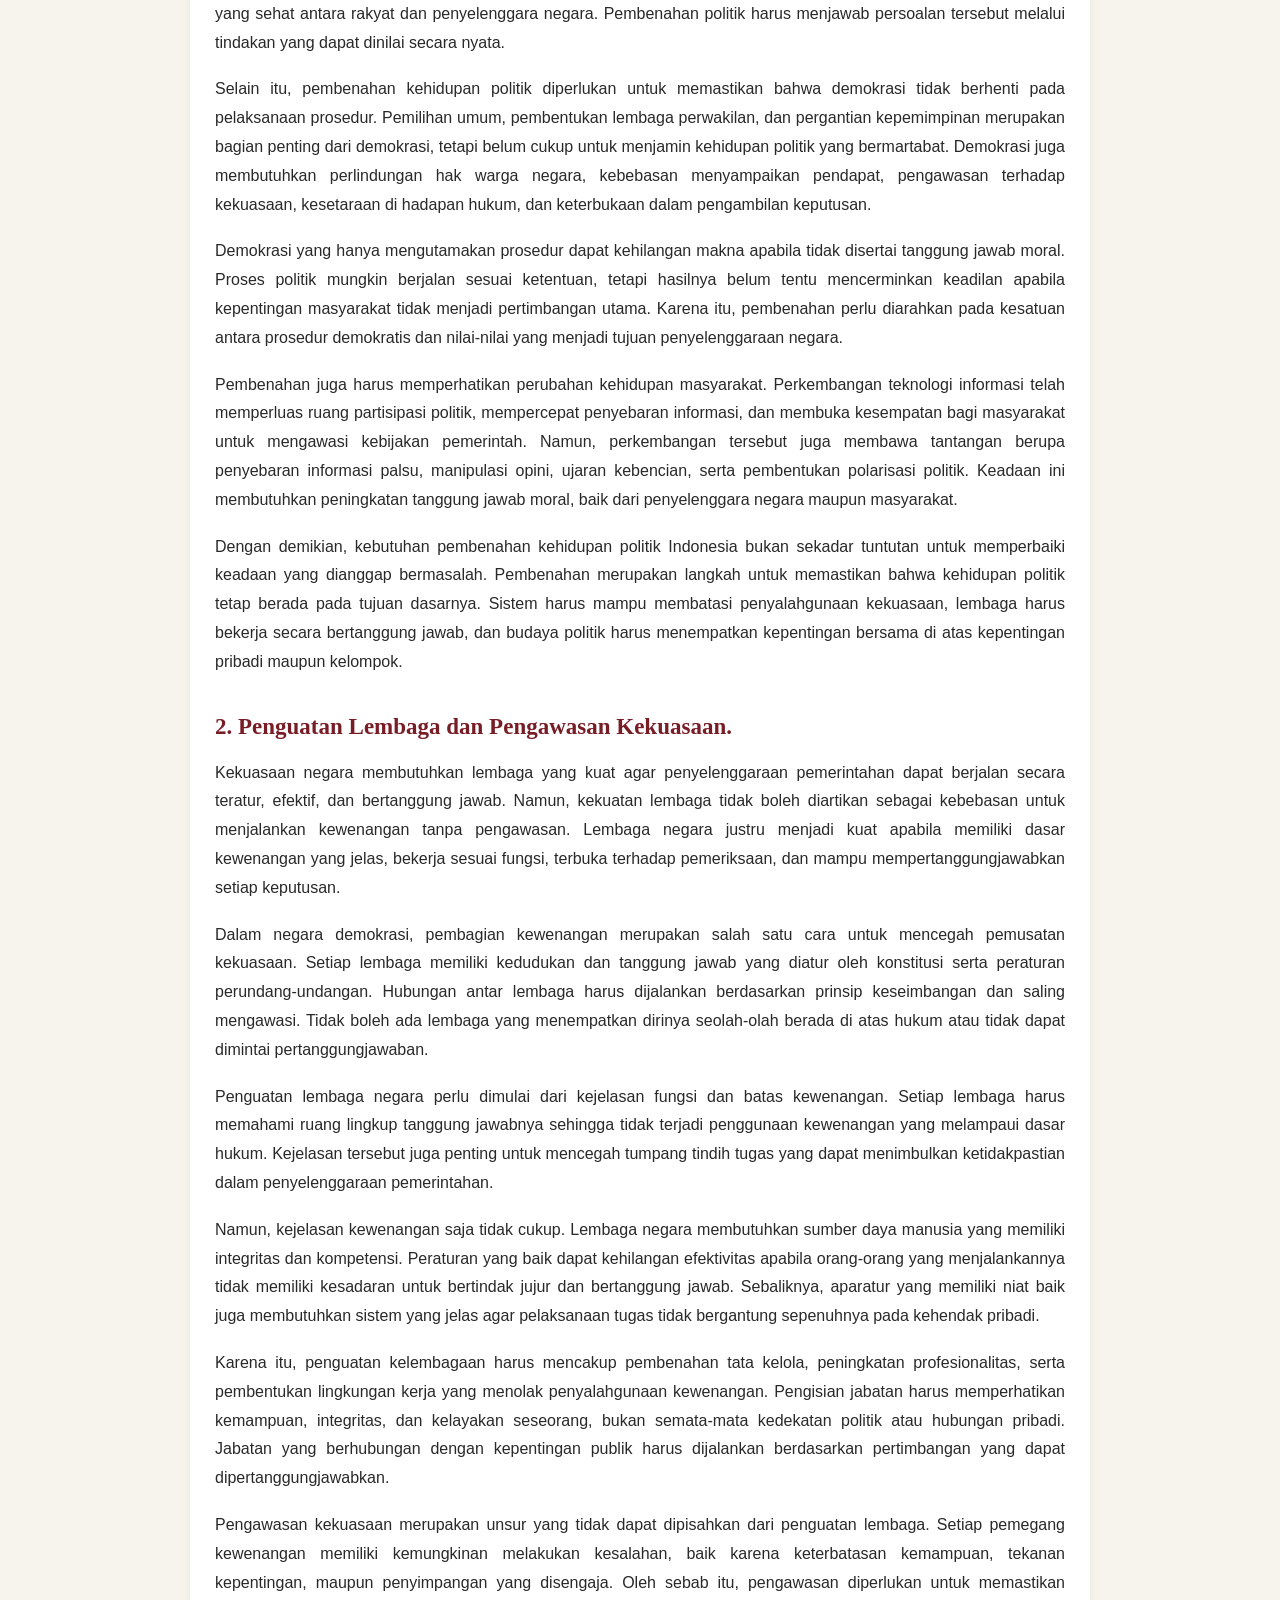
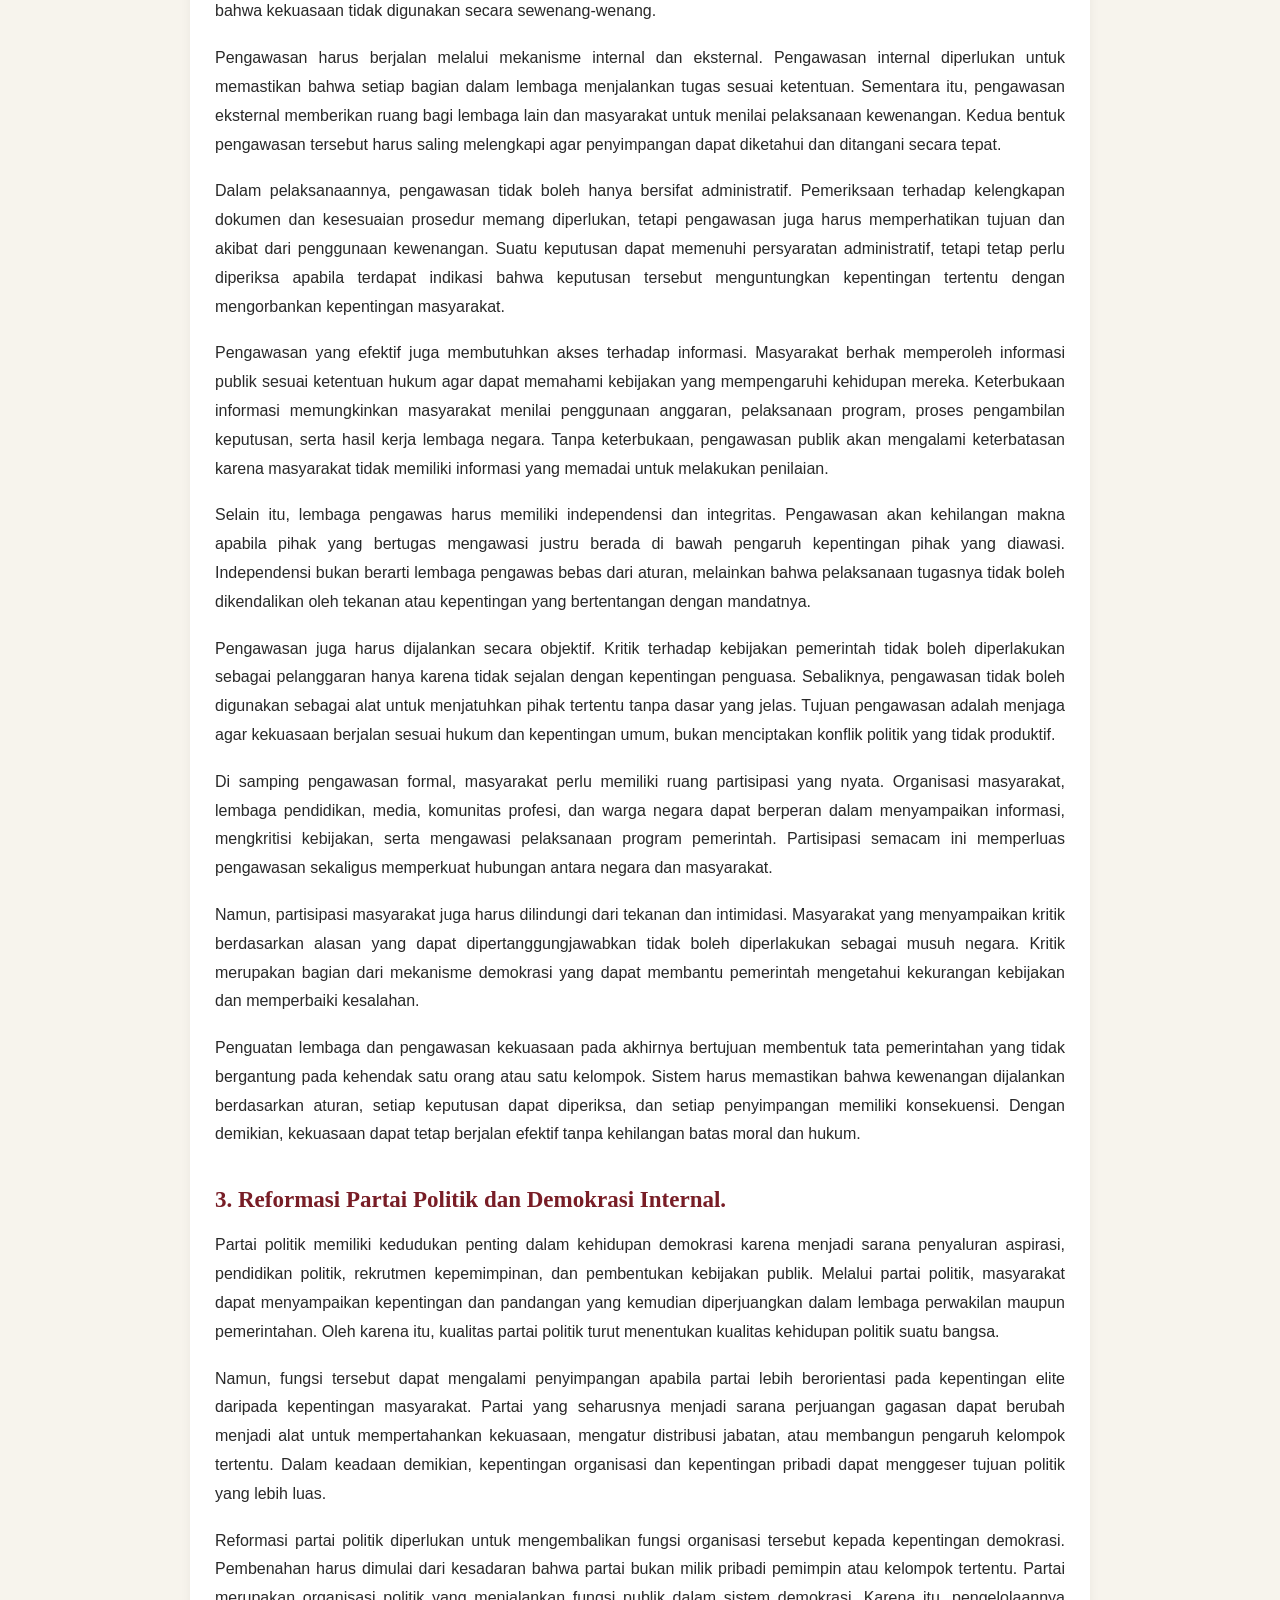
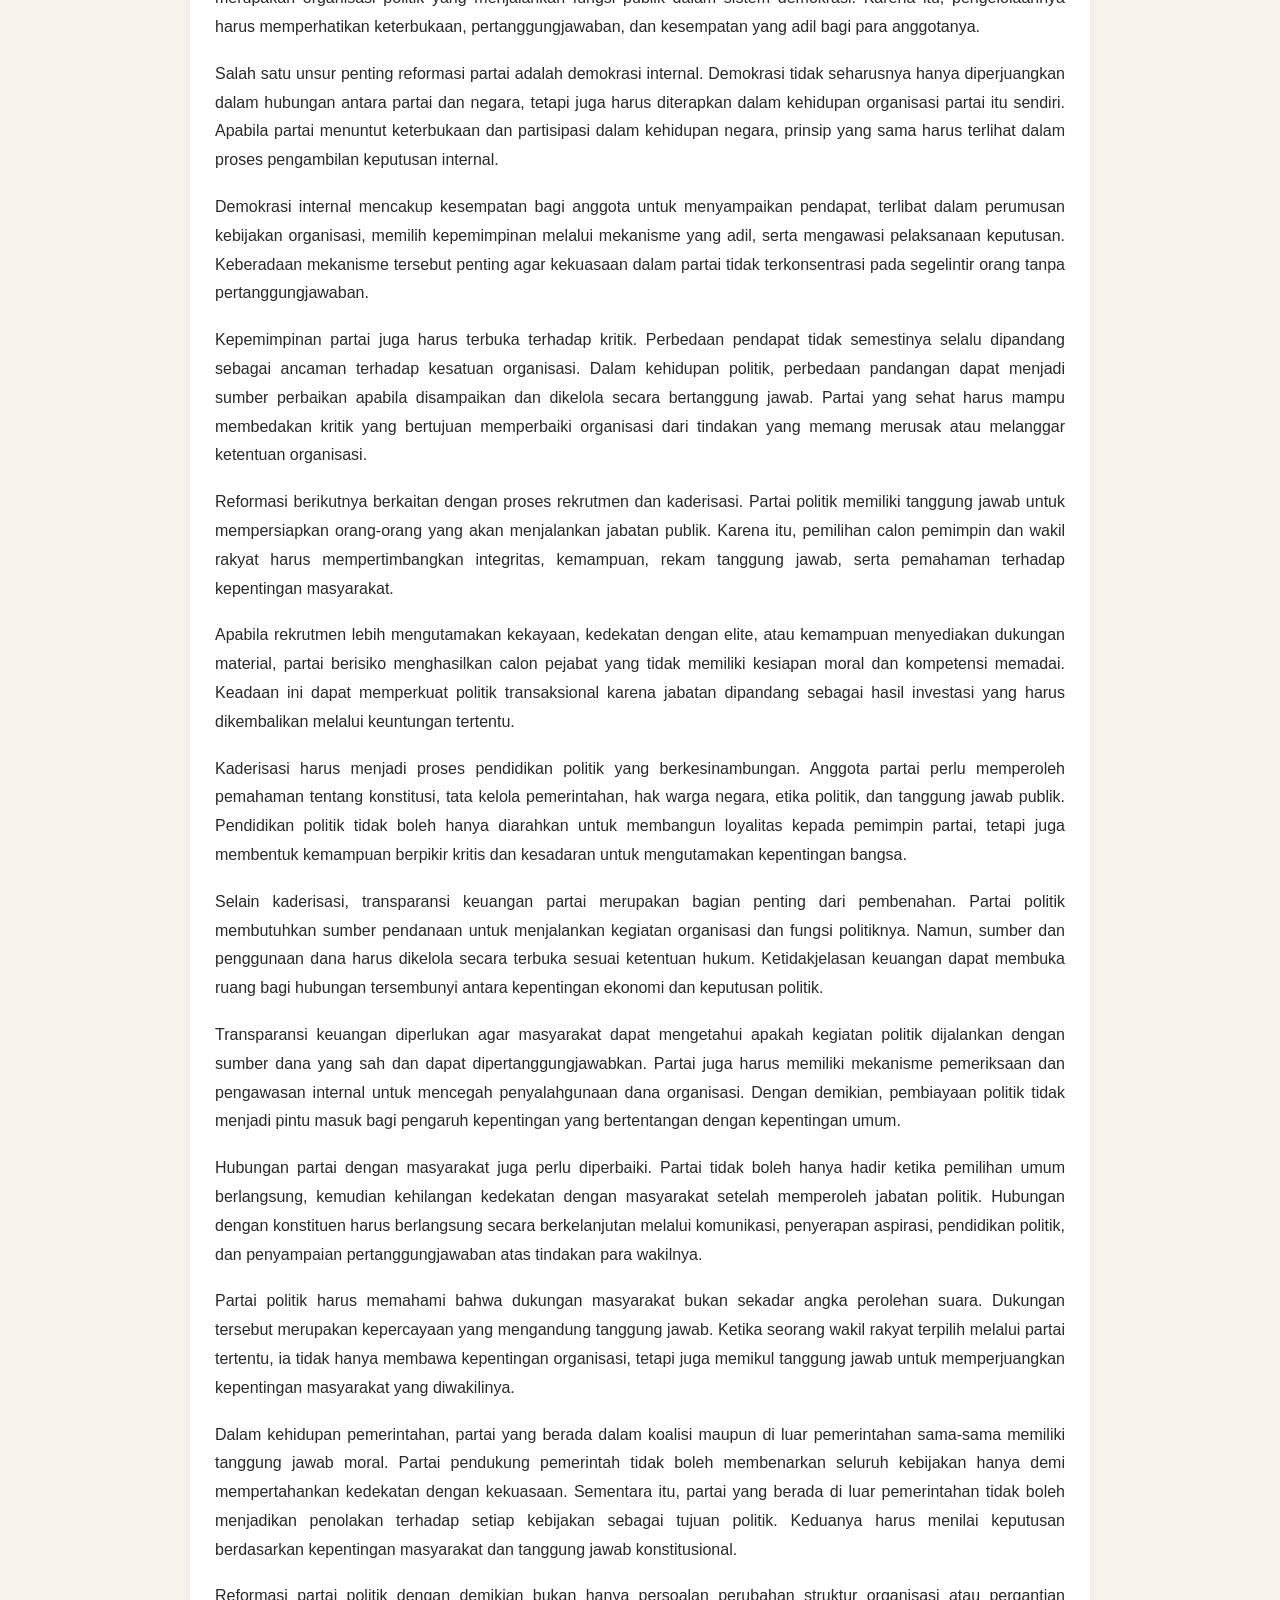
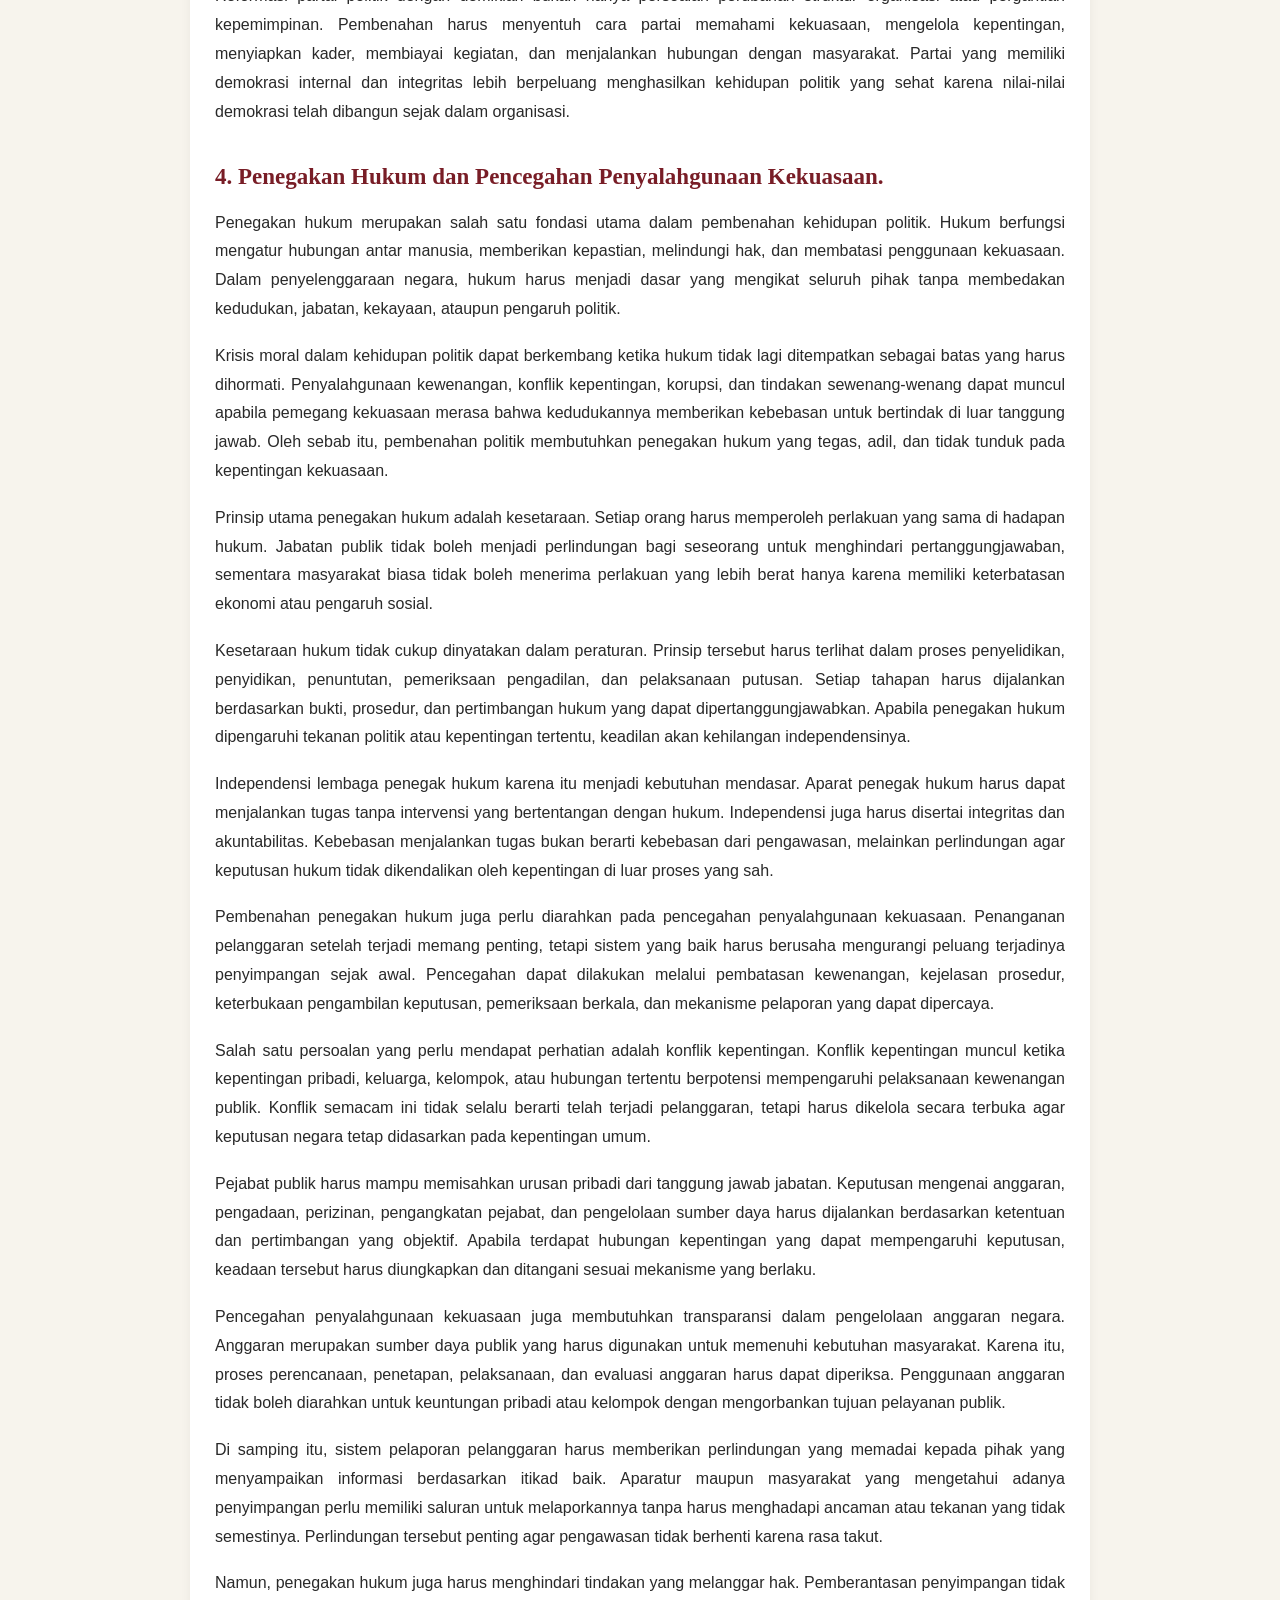
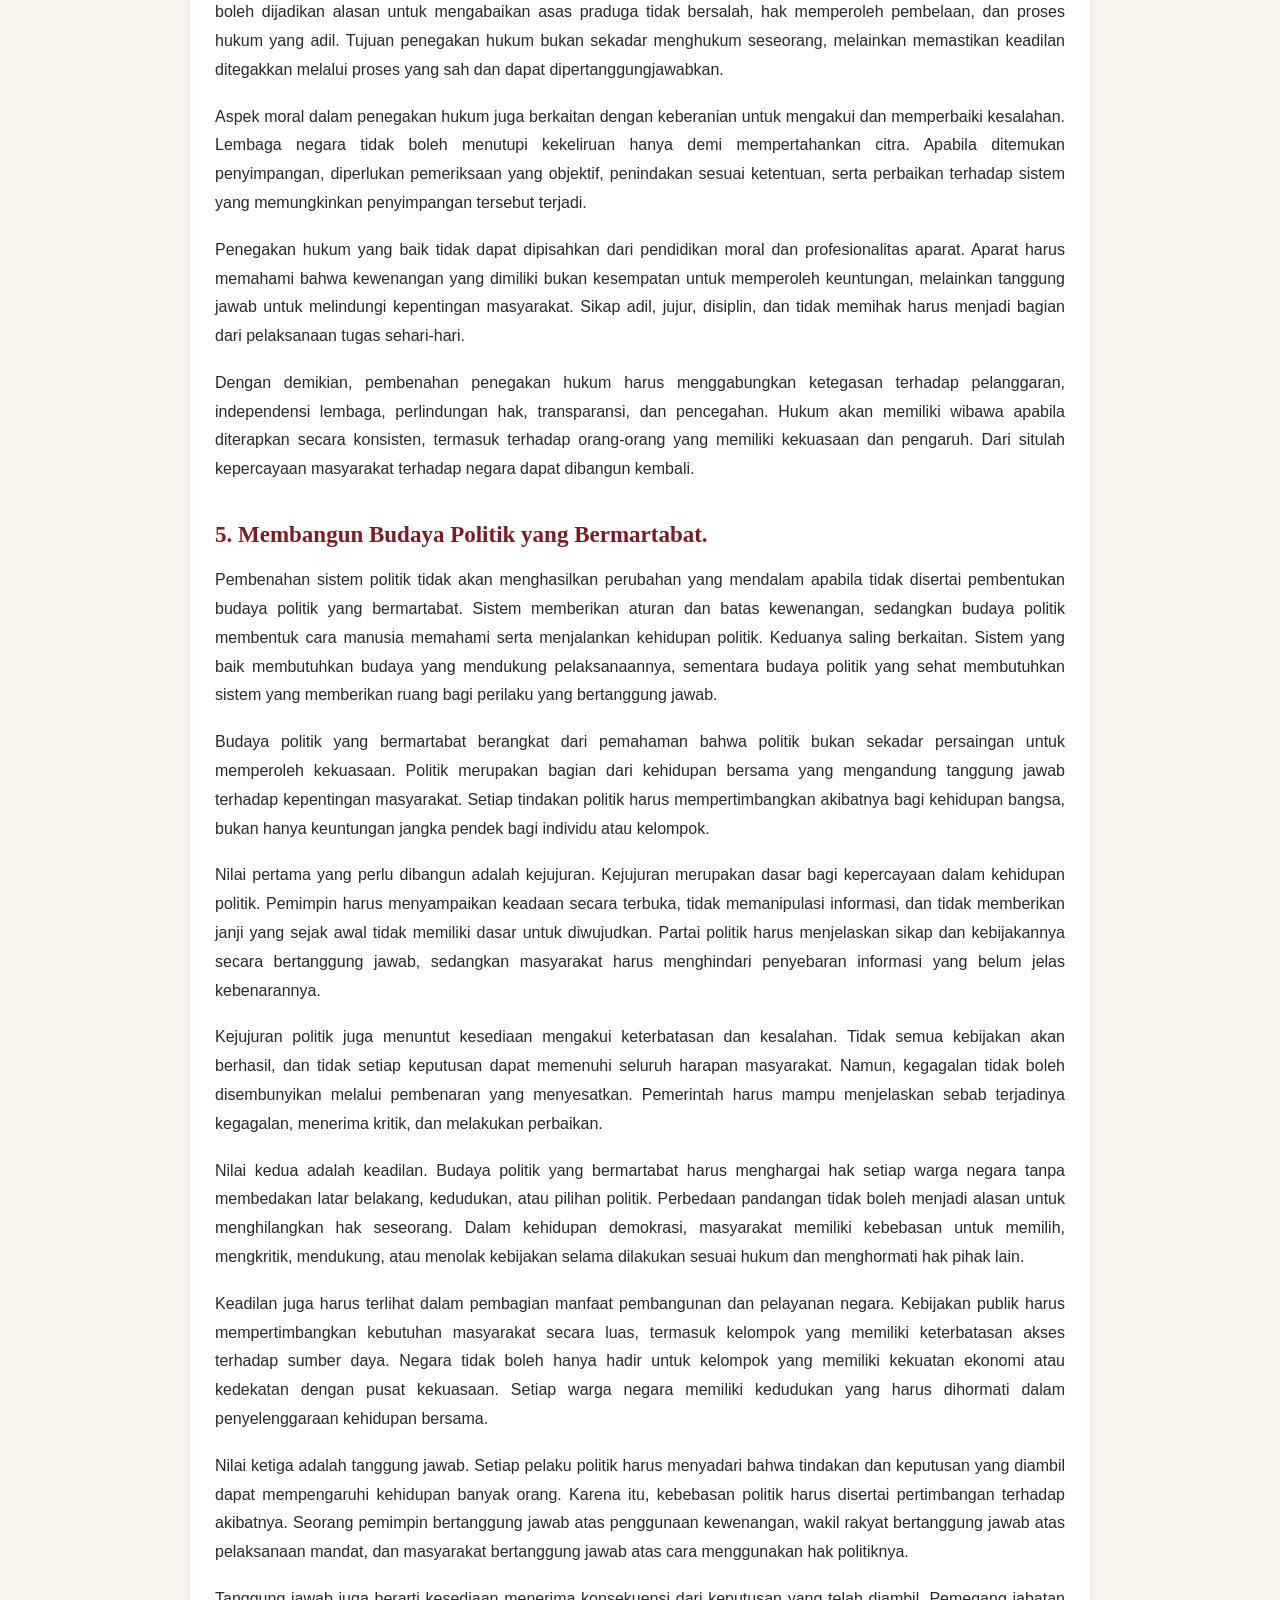
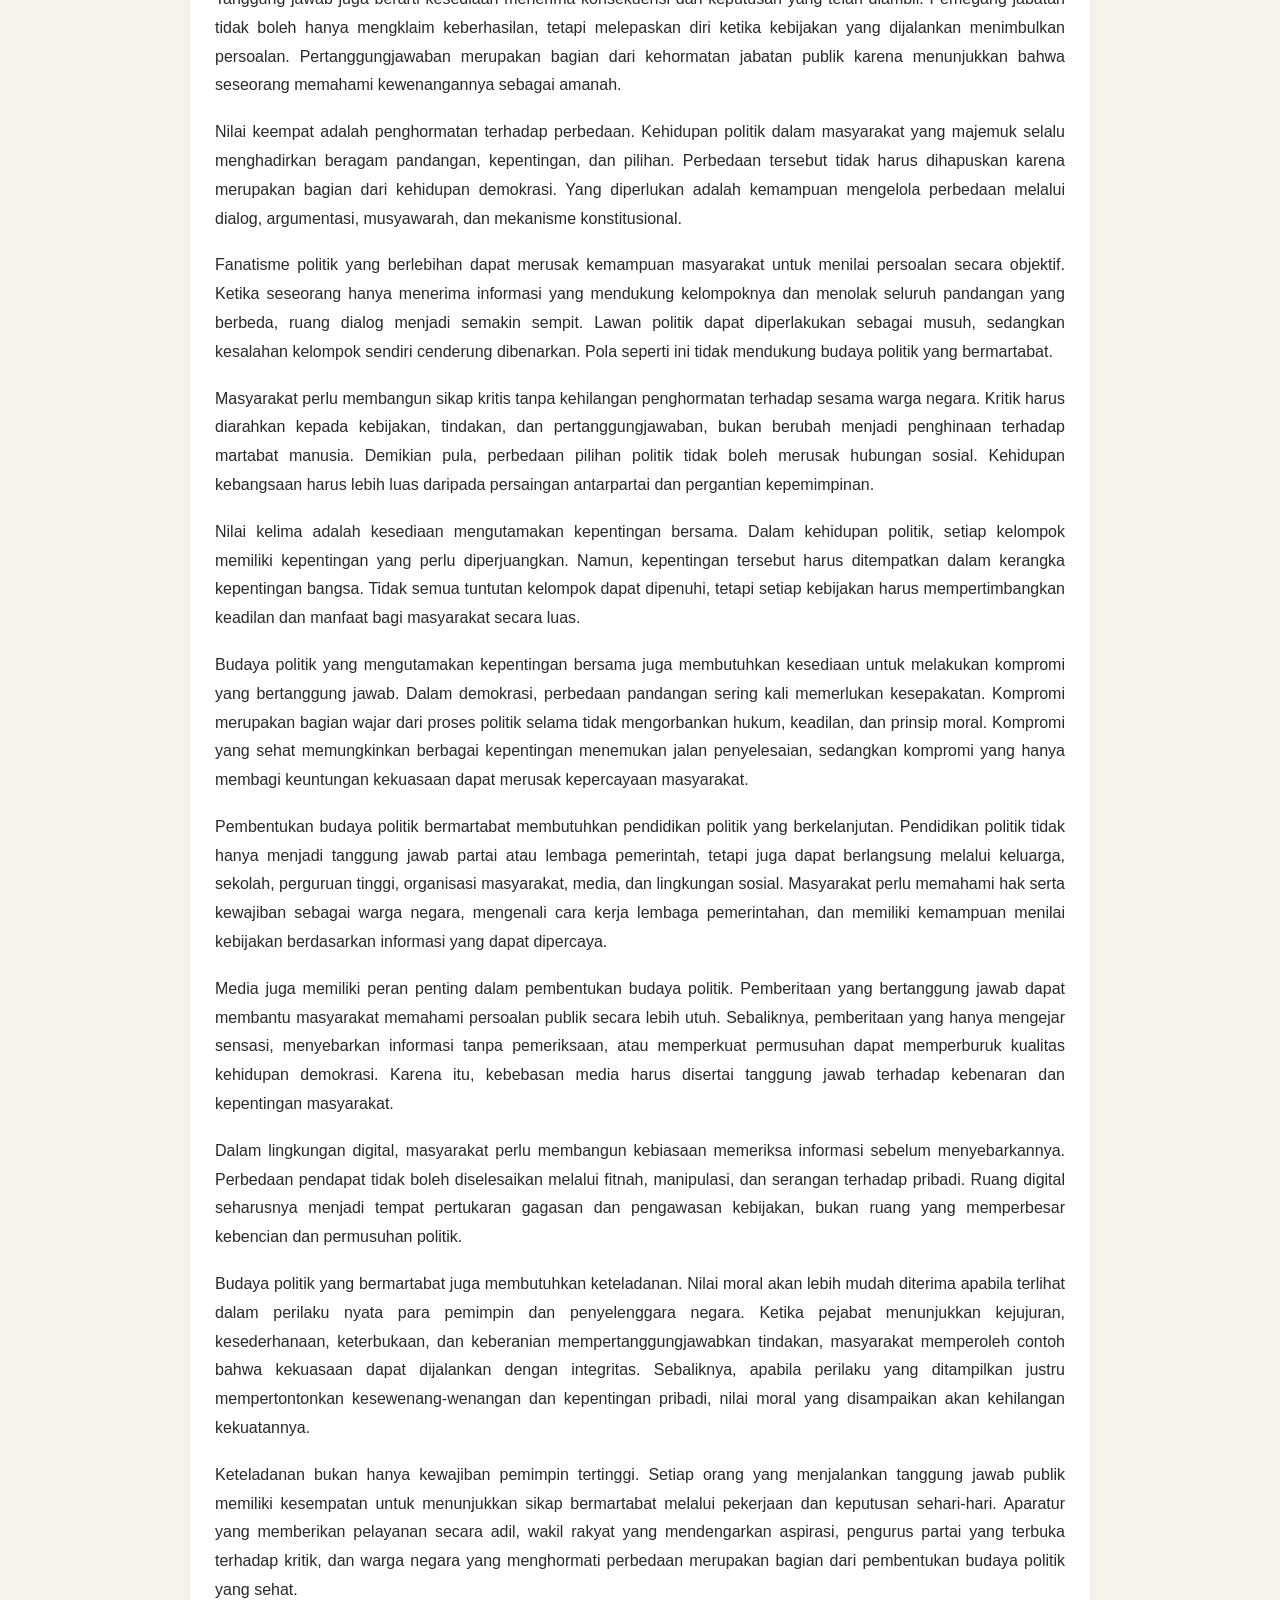
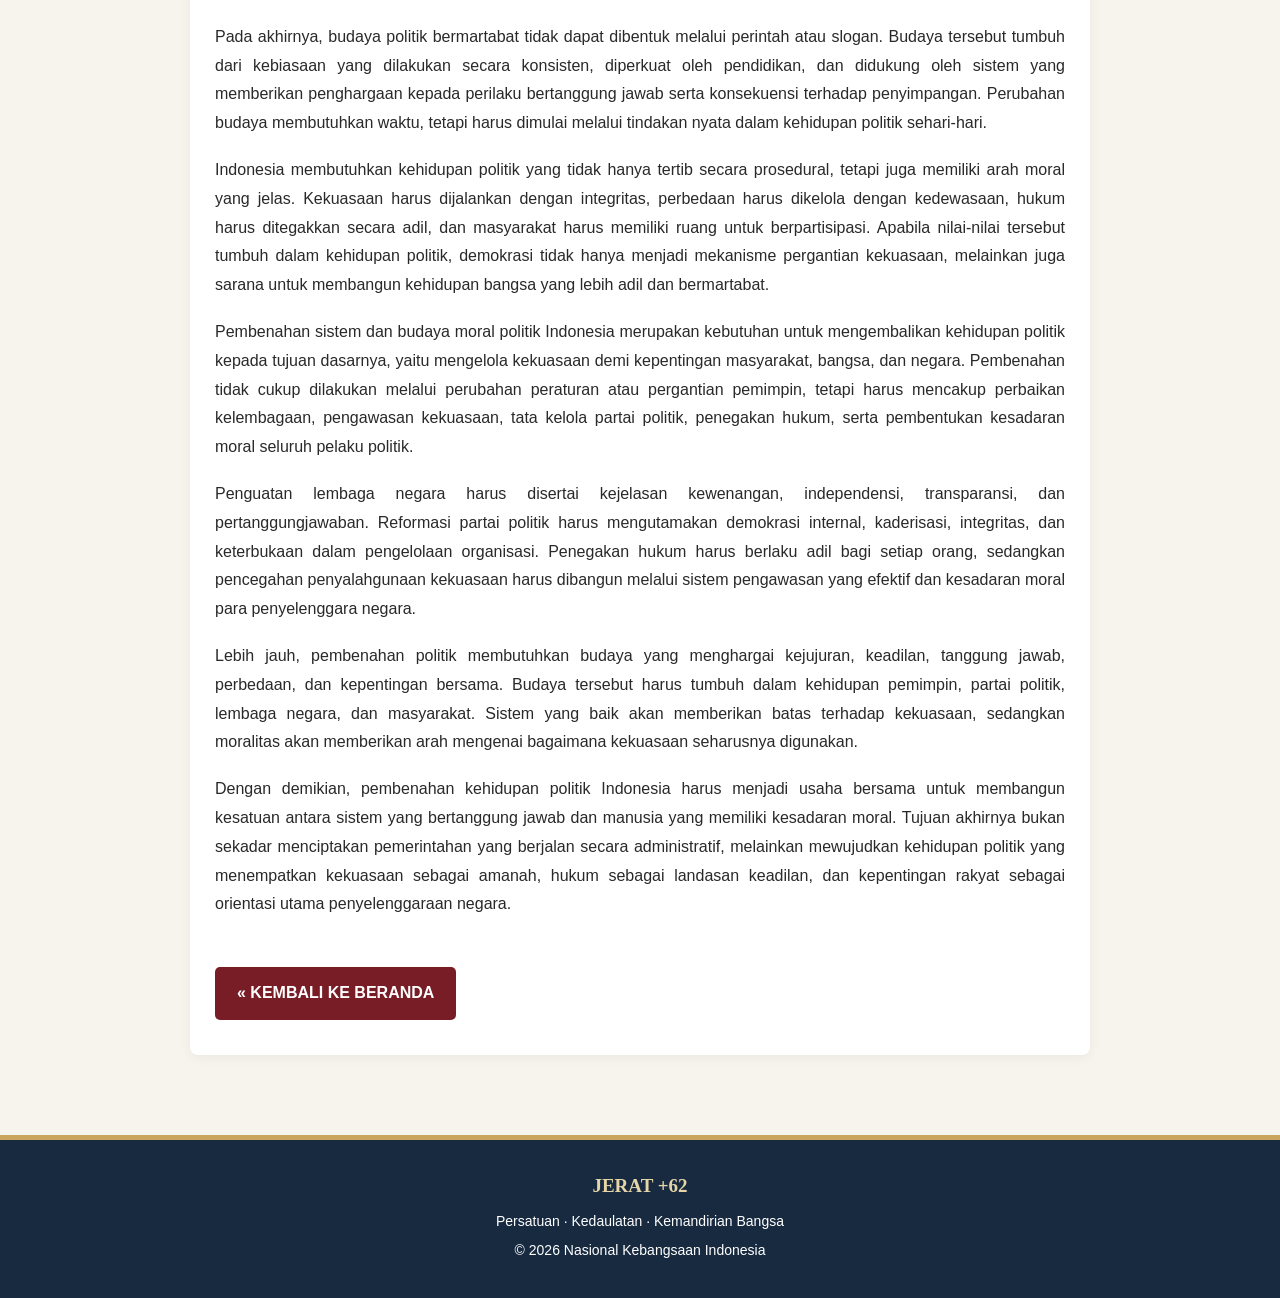
<file: sistem-politik.html>
<!DOCTYPE html>
<html lang="id">
<head>
<meta charset="UTF-8">
<meta name="viewport" content="width=device-width, initial-scale=1.0">

<title>Pembenahan Sistem Dan Budaya Moral Politik Indonesia</title>

<meta name="description" content="Kehidupan politik suatu bangsa tidak hanya ditentukan oleh bentuk pemerintahan, susunan lembaga negara, dan peraturan yang mengatur penyelenggaraan kekuasaan. Di balik seluruh perangkat tersebut terdapat manusia yang menjalankan kewenangan, membuat keputusan, mengelola kepentingan publik, serta menentukan arah kehidupan bersama.">

<link rel="stylesheet" href="style.css">
<style>
/* HALAMAN ARTIKEL */
.article-content {max-width: 900px; margin: 0 auto; padding: 35px 25px; background: #ffffff; border-radius: 8px; line-height: 1.8;}
.article-title {color: #781d26; font-size: 30px; line-height: 1.35; margin: 0 0 20px;}
/* GAMBAR ARTIKEL */
.article-image {width: 100%; margin: 20px 0;}
.article-image img {display: block; width: 100%; max-height: 450px; object-fit: cover; border-radius: 8px;}
/* PENULIS */
.article-author {font-weight: bold; margin: 20px 0 30px;}
/* ISI ARTIKEL */
.article-content h2 {color: #781d26; font-size: 23px; line-height: 1.4; margin: 35px 0 15px;}
.article-content p {color: #292929; margin: 0 0 18px; text-align: justify; text-justify: inter-word;}
/* KEMBALI KE BERANDA */
.article-back {display: inline-block; margin-top: 30px; padding: 12px 22px; background: #781d26;
color: #ffffff; text-decoration: none; border-radius: 5px; font-weight: bold;}
.article-back:hover {background: #50121a;}
/* TAMPILAN MOBILE */
@media (max-width: 600px) {
.article-content {padding: 25px 18px;}
.article-title {font-size: 24px;}
.article-content h2 {font-size: 20px;}
.article-content p {text-align: justify; text-justify: inter-word;}}
</style>
</head>
<body>
<!-- HEADER -->
<header>
<div class="header-inner">
<div class="site-title">
NASIONAL KEBANGSAAN INDONESIA
</div>
<div class="site-tagline">
PERSATUAN · KEDAULATAN · KEMANDIRIAN BANGSA
</div>
</div>
</header>
<!-- NAVIGASI -->
<nav>
<div class="nav-inner">
<a href="index.html"
class="home-button"
aria-label="Beranda"
title="Beranda">
<svg viewBox="0 0 24 24" aria-hidden="true">
<path d="M3 10.5L12 3l9 7.5"></path>
<path d="M5.5 9.5V21h13V9.5"></path>
<path d="M9.5 21v-7h5v7"></path>
</svg>
</a>
<a href="identitas.html">Identitas</a>
<a href="pemikiran.html" class="active">Pemikiran</a>
<a href="katalog-buku.html">Katalog Buku</a>
</div>
</nav>
<!-- KONTEN ARTIKEL -->
<main>
<section class="content-section">
<div class="container">
<article class="article-content">
<!-- JUDUL ARTIKEL -->
<h1 class="article-title">
PEMBENAHAN SISTEM DAN BUDAYA MORAL POLITIK INDONESIA</h1>
<!-- GAMBAR ARTIKEL -->
<div class="article-image">
<img src="politik.jpg"
alt="Pembenahan Sistem dan Budaya Moral Politik Indonesia">
</div>
<p>Kehidupan politik suatu bangsa tidak hanya ditentukan oleh bentuk pemerintahan, susunan lembaga negara, dan peraturan yang mengatur penyelenggaraan kekuasaan. Di balik seluruh perangkat tersebut terdapat manusia yang menjalankan kewenangan, membuat keputusan, mengelola kepentingan publik, serta menentukan arah kehidupan bersama. Karena itu, kualitas kehidupan politik sangat dipengaruhi oleh kualitas moral manusia yang berada di dalamnya. Sistem politik yang baik membutuhkan penyelenggara negara yang memiliki integritas, sementara budaya politik yang sehat membutuhkan masyarakat yang memiliki kesadaran dan tanggung jawab dalam menjalankan hak-hak politiknya.</p>

<p>Krisis moral dalam kehidupan politik Indonesia memperlihatkan bahwa pembenahan tidak cukup dilakukan dengan mengganti pejabat, membentuk lembaga baru, atau menyusun peraturan tambahan. Langkah-langkah tersebut dapat diperlukan, tetapi tidak akan menghasilkan perubahan mendasar apabila cara pandang terhadap kekuasaan tetap berorientasi pada kepentingan pribadi dan kelompok. Perubahan kelembagaan harus berjalan bersama perubahan perilaku, pola kepemimpinan, mekanisme pengambilan keputusan, serta kesadaran masyarakat dalam kehidupan demokrasi.</p>

<p>Pembenahan sistem dan budaya moral politik merupakan usaha untuk mengembalikan kehidupan politik kepada tujuan dasarnya, yaitu mengatur kehidupan bersama demi kepentingan bangsa dan negara. Kekuasaan harus ditempatkan sebagai amanah yang mengandung tanggung jawab, lembaga negara harus bekerja berdasarkan kewenangan yang sah, partai politik harus menjalankan fungsi representasi rakyat, dan hukum harus menjadi dasar yang membatasi tindakan setiap pemegang kekuasaan. Seluruh unsur tersebut perlu ditopang oleh budaya politik yang menghargai kejujuran, keadilan, keterbukaan, kesetaraan, dan tanggung jawab.</p>

<p>Pembenahan politik juga tidak dapat dibebankan hanya kepada pemerintah atau elite politik. Masyarakat memiliki kedudukan penting sebagai pemegang kedaulatan rakyat, sedangkan penyelenggara negara memiliki kewajiban untuk menjalankan mandat tersebut secara bertanggung jawab. Hubungan keduanya harus dibangun melalui kepercayaan, keterbukaan, partisipasi, dan pengawasan yang berjalan secara sehat.</p>

<p>Dengan demikian, pembenahan politik Indonesia harus diarahkan pada dua sisi yang saling berkaitan. Pertama, pembenahan sistem untuk memastikan kekuasaan tidak berjalan tanpa batas dan setiap lembaga dapat menjalankan fungsi serta tanggung jawabnya. Kedua, pembenahan budaya moral untuk membentuk cara berpikir dan perilaku politik yang tidak menjadikan kekuasaan sebagai tujuan pribadi, melainkan sebagai sarana pengabdian kepada masyarakat dan bangsa.</p>

<h2>1. Kebutuhan Pembenahan Kehidupan Politik.</h2>

<p>Pembenahan kehidupan politik merupakan kebutuhan mendasar ketika pelaksanaan kekuasaan tidak lagi sepenuhnya mencerminkan tujuan penyelenggaraan negara. Dalam kehidupan berbangsa, politik seharusnya menjadi sarana untuk mengatur kepentingan bersama, memperjuangkan aspirasi rakyat, menyelesaikan perbedaan, dan mewujudkan keadilan. Namun, ketika politik lebih banyak diarahkan kepada perebutan jabatan, pemeliharaan kekuasaan, dan keuntungan kelompok, fungsi dasarnya dapat mengalami penyimpangan.</p>

<p>Penyimpangan tersebut tidak selalu muncul dalam bentuk pelanggaran hukum yang dapat segera dibuktikan. Sebagian dapat terlihat melalui perilaku politik yang mengabaikan kepentingan masyarakat, keputusan yang tidak didasarkan pada pertimbangan kepentingan umum, atau penggunaan jabatan untuk memperkuat kedudukan kelompok tertentu. Dalam keadaan seperti itu, persoalan moral menjadi bagian penting yang harus diperhatikan karena suatu tindakan politik tidak cukup dinilai hanya dari apakah tindakan tersebut sesuai prosedur, tetapi juga dari tujuan, pertimbangan, dan akibatnya bagi kehidupan masyarakat.</p>

<p>Kebutuhan pembenahan kehidupan politik pertama-tama berangkat dari kesadaran bahwa kekuasaan tidak boleh menjadi tujuan akhir kegiatan politik. Kekuasaan hanya memiliki arti apabila digunakan untuk menjalankan tanggung jawab penyelenggaraan negara. Jabatan publik bukanlah milik pribadi orang yang mendudukinya, melainkan kedudukan yang diperoleh melalui mekanisme konstitusional dan mengandung kewajiban untuk melayani kepentingan masyarakat. Karena itu, setiap penggunaan kewenangan harus dapat dipertanggungjawabkan berdasarkan hukum, kepatutan, dan kepentingan umum.</p>

<p>Apabila kekuasaan dipahami sebagai sarana memperoleh keuntungan, maka berbagai keputusan politik berisiko diarahkan untuk mempertahankan kedudukan dan memperluas pengaruh. Kepentingan masyarakat dapat ditempatkan di belakang kepentingan elite, sedangkan lembaga negara berpotensi kehilangan orientasi pelayanan. Keadaan semacam ini memperlihatkan pentingnya mengembalikan pemahaman mengenai kekuasaan kepada hakikatnya sebagai amanah.</p>

<p>Pembenahan juga dibutuhkan karena kehidupan politik berlangsung dalam hubungan yang kompleks antara pemerintah, lembaga perwakilan, partai politik, aparat negara, dunia usaha, organisasi masyarakat, dan warga negara. Setiap unsur memiliki kepentingan dan kewenangan yang berbeda. Perbedaan tersebut tidak dengan sendirinya menjadi persoalan, sebab demokrasi memang memberikan ruang bagi beragam pandangan dan kepentingan. Persoalan muncul ketika hubungan antarunsur tersebut tidak lagi dijalankan berdasarkan prinsip tanggung jawab, melainkan menjadi sarana pertukaran kepentingan yang mengabaikan kepentingan publik.</p>

<p>Oleh sebab itu, pembenahan tidak boleh hanya diarahkan kepada satu lembaga atau kelompok politik. Persoalan moral dalam kehidupan politik perlu dilihat sebagai persoalan yang melibatkan keseluruhan tata kehidupan bernegara. Pemerintah harus memperbaiki cara menjalankan kewenangan, lembaga perwakilan harus memperkuat tanggung jawab representasinya, partai politik harus membenahi pengelolaan organisasi, dan masyarakat harus meningkatkan kesadaran dalam menggunakan hak politik.</p>

<p>Kebutuhan pembenahan berikutnya berkaitan dengan kepercayaan masyarakat. Kepercayaan merupakan unsur penting dalam hubungan antara negara dan rakyat. Pemerintah membutuhkan kepercayaan agar kebijakan publik dapat dijalankan dengan dukungan masyarakat, sedangkan masyarakat membutuhkan jaminan bahwa kewenangan negara digunakan secara adil dan bertanggung jawab. Kepercayaan tidak dapat dibangun hanya melalui pernyataan politik, slogan, atau pencitraan kepemimpinan. Kepercayaan tumbuh dari kesesuaian antara perkataan dan tindakan, keterbukaan dalam pengambilan keputusan, serta kesediaan mempertanggungjawabkan setiap penggunaan kekuasaan.</p>

<p>Ketika masyarakat melihat adanya jarak antara janji politik dan kenyataan, kepercayaan dapat melemah. Apabila ketidakpercayaan tersebut berlangsung lama, masyarakat dapat kehilangan keyakinan terhadap kemampuan lembaga negara dalam memperjuangkan kepentingan mereka. Situasi ini berbahaya karena demokrasi membutuhkan hubungan yang sehat antara rakyat dan penyelenggara negara. Pembenahan politik harus menjawab persoalan tersebut melalui tindakan yang dapat dinilai secara nyata.</p>

<p>Selain itu, pembenahan kehidupan politik diperlukan untuk memastikan bahwa demokrasi tidak berhenti pada pelaksanaan prosedur. Pemilihan umum, pembentukan lembaga perwakilan, dan pergantian kepemimpinan merupakan bagian penting dari demokrasi, tetapi belum cukup untuk menjamin kehidupan politik yang bermartabat. Demokrasi juga membutuhkan perlindungan hak warga negara, kebebasan menyampaikan pendapat, pengawasan terhadap kekuasaan, kesetaraan di hadapan hukum, dan keterbukaan dalam pengambilan keputusan.</p>

<p>Demokrasi yang hanya mengutamakan prosedur dapat kehilangan makna apabila tidak disertai tanggung jawab moral. Proses politik mungkin berjalan sesuai ketentuan, tetapi hasilnya belum tentu mencerminkan keadilan apabila kepentingan masyarakat tidak menjadi pertimbangan utama. Karena itu, pembenahan perlu diarahkan pada kesatuan antara prosedur demokratis dan nilai-nilai yang menjadi tujuan penyelenggaraan negara.</p>

<p>Pembenahan juga harus memperhatikan perubahan kehidupan masyarakat. Perkembangan teknologi informasi telah memperluas ruang partisipasi politik, mempercepat penyebaran informasi, dan membuka kesempatan bagi masyarakat untuk mengawasi kebijakan pemerintah. Namun, perkembangan tersebut juga membawa tantangan berupa penyebaran informasi palsu, manipulasi opini, ujaran kebencian, serta pembentukan polarisasi politik. Keadaan ini membutuhkan peningkatan tanggung jawab moral, baik dari penyelenggara negara maupun masyarakat.</p>

<p>Dengan demikian, kebutuhan pembenahan kehidupan politik Indonesia bukan sekadar tuntutan untuk memperbaiki keadaan yang dianggap bermasalah. Pembenahan merupakan langkah untuk memastikan bahwa kehidupan politik tetap berada pada tujuan dasarnya. Sistem harus mampu membatasi penyalahgunaan kekuasaan, lembaga harus bekerja secara bertanggung jawab, dan budaya politik harus menempatkan kepentingan bersama di atas kepentingan pribadi maupun kelompok.</p>

<h2>2. Penguatan Lembaga dan Pengawasan Kekuasaan.</h2>

<p>Kekuasaan negara membutuhkan lembaga yang kuat agar penyelenggaraan pemerintahan dapat berjalan secara teratur, efektif, dan bertanggung jawab. Namun, kekuatan lembaga tidak boleh diartikan sebagai kebebasan untuk menjalankan kewenangan tanpa pengawasan. Lembaga negara justru menjadi kuat apabila memiliki dasar kewenangan yang jelas, bekerja sesuai fungsi, terbuka terhadap pemeriksaan, dan mampu mempertanggungjawabkan setiap keputusan.</p>

<p>Dalam negara demokrasi, pembagian kewenangan merupakan salah satu cara untuk mencegah pemusatan kekuasaan. Setiap lembaga memiliki kedudukan dan tanggung jawab yang diatur oleh konstitusi serta peraturan perundang-undangan. Hubungan antar lembaga harus dijalankan berdasarkan prinsip keseimbangan dan saling mengawasi. Tidak boleh ada lembaga yang menempatkan dirinya seolah-olah berada di atas hukum atau tidak dapat dimintai pertanggungjawaban.</p>

<p>Penguatan lembaga negara perlu dimulai dari kejelasan fungsi dan batas kewenangan. Setiap lembaga harus memahami ruang lingkup tanggung jawabnya sehingga tidak terjadi penggunaan kewenangan yang melampaui dasar hukum. Kejelasan tersebut juga penting untuk mencegah tumpang tindih tugas yang dapat menimbulkan ketidakpastian dalam penyelenggaraan pemerintahan.</p>

<p>Namun, kejelasan kewenangan saja tidak cukup. Lembaga negara membutuhkan sumber daya manusia yang memiliki integritas dan kompetensi. Peraturan yang baik dapat kehilangan efektivitas apabila orang-orang yang menjalankannya tidak memiliki kesadaran untuk bertindak jujur dan bertanggung jawab. Sebaliknya, aparatur yang memiliki niat baik juga membutuhkan sistem yang jelas agar pelaksanaan tugas tidak bergantung sepenuhnya pada kehendak pribadi.</p>

<p>Karena itu, penguatan kelembagaan harus mencakup pembenahan tata kelola, peningkatan profesionalitas, serta pembentukan lingkungan kerja yang menolak penyalahgunaan kewenangan. Pengisian jabatan harus memperhatikan kemampuan, integritas, dan kelayakan seseorang, bukan semata-mata kedekatan politik atau hubungan pribadi. Jabatan yang berhubungan dengan kepentingan publik harus dijalankan berdasarkan pertimbangan yang dapat dipertanggungjawabkan.</p>

<p>Pengawasan kekuasaan merupakan unsur yang tidak dapat dipisahkan dari penguatan lembaga. Setiap pemegang kewenangan memiliki kemungkinan melakukan kesalahan, baik karena keterbatasan kemampuan, tekanan kepentingan, maupun penyimpangan yang disengaja. Oleh sebab itu, pengawasan diperlukan untuk memastikan bahwa kekuasaan tidak digunakan secara sewenang-wenang.</p>

<p>Pengawasan harus berjalan melalui mekanisme internal dan eksternal. Pengawasan internal diperlukan untuk memastikan bahwa setiap bagian dalam lembaga menjalankan tugas sesuai ketentuan. Sementara itu, pengawasan eksternal memberikan ruang bagi lembaga lain dan masyarakat untuk menilai pelaksanaan kewenangan. Kedua bentuk pengawasan tersebut harus saling melengkapi agar penyimpangan dapat diketahui dan ditangani secara tepat.</p>

<p>Dalam pelaksanaannya, pengawasan tidak boleh hanya bersifat administratif. Pemeriksaan terhadap kelengkapan dokumen dan kesesuaian prosedur memang diperlukan, tetapi pengawasan juga harus memperhatikan tujuan dan akibat dari penggunaan kewenangan. Suatu keputusan dapat memenuhi persyaratan administratif, tetapi tetap perlu diperiksa apabila terdapat indikasi bahwa keputusan tersebut menguntungkan kepentingan tertentu dengan mengorbankan kepentingan masyarakat.</p>

<p>Pengawasan yang efektif juga membutuhkan akses terhadap informasi. Masyarakat berhak memperoleh informasi publik sesuai ketentuan hukum agar dapat memahami kebijakan yang mempengaruhi kehidupan mereka. Keterbukaan informasi memungkinkan masyarakat menilai penggunaan anggaran, pelaksanaan program, proses pengambilan keputusan, serta hasil kerja lembaga negara. Tanpa keterbukaan, pengawasan publik akan mengalami keterbatasan karena masyarakat tidak memiliki informasi yang memadai untuk melakukan penilaian.</p>

<p>Selain itu, lembaga pengawas harus memiliki independensi dan integritas. Pengawasan akan kehilangan makna apabila pihak yang bertugas mengawasi justru berada di bawah pengaruh kepentingan pihak yang diawasi. Independensi bukan berarti lembaga pengawas bebas dari aturan, melainkan bahwa pelaksanaan tugasnya tidak boleh dikendalikan oleh tekanan atau kepentingan yang bertentangan dengan mandatnya.</p>

<p>Pengawasan juga harus dijalankan secara objektif. Kritik terhadap kebijakan pemerintah tidak boleh diperlakukan sebagai pelanggaran hanya karena tidak sejalan dengan kepentingan penguasa. Sebaliknya, pengawasan tidak boleh digunakan sebagai alat untuk menjatuhkan pihak tertentu tanpa dasar yang jelas. Tujuan pengawasan adalah menjaga agar kekuasaan berjalan sesuai hukum dan kepentingan umum, bukan menciptakan konflik politik yang tidak produktif.</p>

<p>Di samping pengawasan formal, masyarakat perlu memiliki ruang partisipasi yang nyata. Organisasi masyarakat, lembaga pendidikan, media, komunitas profesi, dan warga negara dapat berperan dalam menyampaikan informasi, mengkritisi kebijakan, serta mengawasi pelaksanaan program pemerintah. Partisipasi semacam ini memperluas pengawasan sekaligus memperkuat hubungan antara negara dan masyarakat.</p>

<p>Namun, partisipasi masyarakat juga harus dilindungi dari tekanan dan intimidasi. Masyarakat yang menyampaikan kritik berdasarkan alasan yang dapat dipertanggungjawabkan tidak boleh diperlakukan sebagai musuh negara. Kritik merupakan bagian dari mekanisme demokrasi yang dapat membantu pemerintah mengetahui kekurangan kebijakan dan memperbaiki kesalahan.</p>

<p>Penguatan lembaga dan pengawasan kekuasaan pada akhirnya bertujuan membentuk tata pemerintahan yang tidak bergantung pada kehendak satu orang atau satu kelompok. Sistem harus memastikan bahwa kewenangan dijalankan berdasarkan aturan, setiap keputusan dapat diperiksa, dan setiap penyimpangan memiliki konsekuensi. Dengan demikian, kekuasaan dapat tetap berjalan efektif tanpa kehilangan batas moral dan hukum.</p>

<h2>3. Reformasi Partai Politik dan Demokrasi Internal.</h2>

<p>Partai politik memiliki kedudukan penting dalam kehidupan demokrasi karena menjadi sarana penyaluran aspirasi, pendidikan politik, rekrutmen kepemimpinan, dan pembentukan kebijakan publik. Melalui partai politik, masyarakat dapat menyampaikan kepentingan dan pandangan yang kemudian diperjuangkan dalam lembaga perwakilan maupun pemerintahan. Oleh karena itu, kualitas partai politik turut menentukan kualitas kehidupan politik suatu bangsa.</p>

<p>Namun, fungsi tersebut dapat mengalami penyimpangan apabila partai lebih berorientasi pada kepentingan elite daripada kepentingan masyarakat. Partai yang seharusnya menjadi sarana perjuangan gagasan dapat berubah menjadi alat untuk mempertahankan kekuasaan, mengatur distribusi jabatan, atau membangun pengaruh kelompok tertentu. Dalam keadaan demikian, kepentingan organisasi dan kepentingan pribadi dapat menggeser tujuan politik yang lebih luas.</p>

<p>Reformasi partai politik diperlukan untuk mengembalikan fungsi organisasi tersebut kepada kepentingan demokrasi. Pembenahan harus dimulai dari kesadaran bahwa partai bukan milik pribadi pemimpin atau kelompok tertentu. Partai merupakan organisasi politik yang menjalankan fungsi publik dalam sistem demokrasi. Karena itu, pengelolaannya harus memperhatikan keterbukaan, pertanggungjawaban, dan kesempatan yang adil bagi para anggotanya.</p>

<p>Salah satu unsur penting reformasi partai adalah demokrasi internal. Demokrasi tidak seharusnya hanya diperjuangkan dalam hubungan antara partai dan negara, tetapi juga harus diterapkan dalam kehidupan organisasi partai itu sendiri. Apabila partai menuntut keterbukaan dan partisipasi dalam kehidupan negara, prinsip yang sama harus terlihat dalam proses pengambilan keputusan internal.</p>

<p>Demokrasi internal mencakup kesempatan bagi anggota untuk menyampaikan pendapat, terlibat dalam perumusan kebijakan organisasi, memilih kepemimpinan melalui mekanisme yang adil, serta mengawasi pelaksanaan keputusan. Keberadaan mekanisme tersebut penting agar kekuasaan dalam partai tidak terkonsentrasi pada segelintir orang tanpa pertanggungjawaban.</p>

<p>Kepemimpinan partai juga harus terbuka terhadap kritik. Perbedaan pendapat tidak semestinya selalu dipandang sebagai ancaman terhadap kesatuan organisasi. Dalam kehidupan politik, perbedaan pandangan dapat menjadi sumber perbaikan apabila disampaikan dan dikelola secara bertanggung jawab. Partai yang sehat harus mampu membedakan kritik yang bertujuan memperbaiki organisasi dari tindakan yang memang merusak atau melanggar ketentuan organisasi.</p>

<p>Reformasi berikutnya berkaitan dengan proses rekrutmen dan kaderisasi. Partai politik memiliki tanggung jawab untuk mempersiapkan orang-orang yang akan menjalankan jabatan publik. Karena itu, pemilihan calon pemimpin dan wakil rakyat harus mempertimbangkan integritas, kemampuan, rekam tanggung jawab, serta pemahaman terhadap kepentingan masyarakat.</p>

<p>Apabila rekrutmen lebih mengutamakan kekayaan, kedekatan dengan elite, atau kemampuan menyediakan dukungan material, partai berisiko menghasilkan calon pejabat yang tidak memiliki kesiapan moral dan kompetensi memadai. Keadaan ini dapat memperkuat politik transaksional karena jabatan dipandang sebagai hasil investasi yang harus dikembalikan melalui keuntungan tertentu.</p>

<p>Kaderisasi harus menjadi proses pendidikan politik yang berkesinambungan. Anggota partai perlu memperoleh pemahaman tentang konstitusi, tata kelola pemerintahan, hak warga negara, etika politik, dan tanggung jawab publik. Pendidikan politik tidak boleh hanya diarahkan untuk membangun loyalitas kepada pemimpin partai, tetapi juga membentuk kemampuan berpikir kritis dan kesadaran untuk mengutamakan kepentingan bangsa.</p>

<p>Selain kaderisasi, transparansi keuangan partai merupakan bagian penting dari pembenahan. Partai politik membutuhkan sumber pendanaan untuk menjalankan kegiatan organisasi dan fungsi politiknya. Namun, sumber dan penggunaan dana harus dikelola secara terbuka sesuai ketentuan hukum. Ketidakjelasan keuangan dapat membuka ruang bagi hubungan tersembunyi antara kepentingan ekonomi dan keputusan politik.</p>

<p>Transparansi keuangan diperlukan agar masyarakat dapat mengetahui apakah kegiatan politik dijalankan dengan sumber dana yang sah dan dapat dipertanggungjawabkan. Partai juga harus memiliki mekanisme pemeriksaan dan pengawasan internal untuk mencegah penyalahgunaan dana organisasi. Dengan demikian, pembiayaan politik tidak menjadi pintu masuk bagi pengaruh kepentingan yang bertentangan dengan kepentingan umum.</p>

<p>Hubungan partai dengan masyarakat juga perlu diperbaiki. Partai tidak boleh hanya hadir ketika pemilihan umum berlangsung, kemudian kehilangan kedekatan dengan masyarakat setelah memperoleh jabatan politik. Hubungan dengan konstituen harus berlangsung secara berkelanjutan melalui komunikasi, penyerapan aspirasi, pendidikan politik, dan penyampaian pertanggungjawaban atas tindakan para wakilnya.</p>

<p>Partai politik harus memahami bahwa dukungan masyarakat bukan sekadar angka perolehan suara. Dukungan tersebut merupakan kepercayaan yang mengandung tanggung jawab. Ketika seorang wakil rakyat terpilih melalui partai tertentu, ia tidak hanya membawa kepentingan organisasi, tetapi juga memikul tanggung jawab untuk memperjuangkan kepentingan masyarakat yang diwakilinya.</p>

<p>Dalam kehidupan pemerintahan, partai yang berada dalam koalisi maupun di luar pemerintahan sama-sama memiliki tanggung jawab moral. Partai pendukung pemerintah tidak boleh membenarkan seluruh kebijakan hanya demi mempertahankan kedekatan dengan kekuasaan. Sementara itu, partai yang berada di luar pemerintahan tidak boleh menjadikan penolakan terhadap setiap kebijakan sebagai tujuan politik. Keduanya harus menilai keputusan berdasarkan kepentingan masyarakat dan tanggung jawab konstitusional.</p>

<p>Reformasi partai politik dengan demikian bukan hanya persoalan perubahan struktur organisasi atau pergantian kepemimpinan. Pembenahan harus menyentuh cara partai memahami kekuasaan, mengelola kepentingan, menyiapkan kader, membiayai kegiatan, dan menjalankan hubungan dengan masyarakat. Partai yang memiliki demokrasi internal dan integritas lebih berpeluang menghasilkan kehidupan politik yang sehat karena nilai-nilai demokrasi telah dibangun sejak dalam organisasi.</p>

<h2>4. Penegakan Hukum dan Pencegahan Penyalahgunaan Kekuasaan.</h2>

<p>Penegakan hukum merupakan salah satu fondasi utama dalam pembenahan kehidupan politik. Hukum berfungsi mengatur hubungan antar manusia, memberikan kepastian, melindungi hak, dan membatasi penggunaan kekuasaan. Dalam penyelenggaraan negara, hukum harus menjadi dasar yang mengikat seluruh pihak tanpa membedakan kedudukan, jabatan, kekayaan, ataupun pengaruh politik.</p>

<p>Krisis moral dalam kehidupan politik dapat berkembang ketika hukum tidak lagi ditempatkan sebagai batas yang harus dihormati. Penyalahgunaan kewenangan, konflik kepentingan, korupsi, dan tindakan sewenang-wenang dapat muncul apabila pemegang kekuasaan merasa bahwa kedudukannya memberikan kebebasan untuk bertindak di luar tanggung jawab. Oleh sebab itu, pembenahan politik membutuhkan penegakan hukum yang tegas, adil, dan tidak tunduk pada kepentingan kekuasaan.</p>

<p>Prinsip utama penegakan hukum adalah kesetaraan. Setiap orang harus memperoleh perlakuan yang sama di hadapan hukum. Jabatan publik tidak boleh menjadi perlindungan bagi seseorang untuk menghindari pertanggungjawaban, sementara masyarakat biasa tidak boleh menerima perlakuan yang lebih berat hanya karena memiliki keterbatasan ekonomi atau pengaruh sosial.</p>

<p>Kesetaraan hukum tidak cukup dinyatakan dalam peraturan. Prinsip tersebut harus terlihat dalam proses penyelidikan, penyidikan, penuntutan, pemeriksaan pengadilan, dan pelaksanaan putusan. Setiap tahapan harus dijalankan berdasarkan bukti, prosedur, dan pertimbangan hukum yang dapat dipertanggungjawabkan. Apabila penegakan hukum dipengaruhi tekanan politik atau kepentingan tertentu, keadilan akan kehilangan independensinya.</p>

<p>Independensi lembaga penegak hukum karena itu menjadi kebutuhan mendasar. Aparat penegak hukum harus dapat menjalankan tugas tanpa intervensi yang bertentangan dengan hukum. Independensi juga harus disertai integritas dan akuntabilitas. Kebebasan menjalankan tugas bukan berarti kebebasan dari pengawasan, melainkan perlindungan agar keputusan hukum tidak dikendalikan oleh kepentingan di luar proses yang sah.</p>

<p>Pembenahan penegakan hukum juga perlu diarahkan pada pencegahan penyalahgunaan kekuasaan. Penanganan pelanggaran setelah terjadi memang penting, tetapi sistem yang baik harus berusaha mengurangi peluang terjadinya penyimpangan sejak awal. Pencegahan dapat dilakukan melalui pembatasan kewenangan, kejelasan prosedur, keterbukaan pengambilan keputusan, pemeriksaan berkala, dan mekanisme pelaporan yang dapat dipercaya.</p>

<p>Salah satu persoalan yang perlu mendapat perhatian adalah konflik kepentingan. Konflik kepentingan muncul ketika kepentingan pribadi, keluarga, kelompok, atau hubungan tertentu berpotensi mempengaruhi pelaksanaan kewenangan publik. Konflik semacam ini tidak selalu berarti telah terjadi pelanggaran, tetapi harus dikelola secara terbuka agar keputusan negara tetap didasarkan pada kepentingan umum.</p>

<p>Pejabat publik harus mampu memisahkan urusan pribadi dari tanggung jawab jabatan. Keputusan mengenai anggaran, pengadaan, perizinan, pengangkatan pejabat, dan pengelolaan sumber daya harus dijalankan berdasarkan ketentuan dan pertimbangan yang objektif. Apabila terdapat hubungan kepentingan yang dapat mempengaruhi keputusan, keadaan tersebut harus diungkapkan dan ditangani sesuai mekanisme yang berlaku.</p>

<p>Pencegahan penyalahgunaan kekuasaan juga membutuhkan transparansi dalam pengelolaan anggaran negara. Anggaran merupakan sumber daya publik yang harus digunakan untuk memenuhi kebutuhan masyarakat. Karena itu, proses perencanaan, penetapan, pelaksanaan, dan evaluasi anggaran harus dapat diperiksa. Penggunaan anggaran tidak boleh diarahkan untuk keuntungan pribadi atau kelompok dengan mengorbankan tujuan pelayanan publik.</p>

<p>Di samping itu, sistem pelaporan pelanggaran harus memberikan perlindungan yang memadai kepada pihak yang menyampaikan informasi berdasarkan itikad baik. Aparatur maupun masyarakat yang mengetahui adanya penyimpangan perlu memiliki saluran untuk melaporkannya tanpa harus menghadapi ancaman atau tekanan yang tidak semestinya. Perlindungan tersebut penting agar pengawasan tidak berhenti karena rasa takut.</p>

<p>Namun, penegakan hukum juga harus menghindari tindakan yang melanggar hak. Pemberantasan penyimpangan tidak boleh dijadikan alasan untuk mengabaikan asas praduga tidak bersalah, hak memperoleh pembelaan, dan proses hukum yang adil. Tujuan penegakan hukum bukan sekadar menghukum seseorang, melainkan memastikan keadilan ditegakkan melalui proses yang sah dan dapat dipertanggungjawabkan.</p>

<p>Aspek moral dalam penegakan hukum juga berkaitan dengan keberanian untuk mengakui dan memperbaiki kesalahan. Lembaga negara tidak boleh menutupi kekeliruan hanya demi mempertahankan citra. Apabila ditemukan penyimpangan, diperlukan pemeriksaan yang objektif, penindakan sesuai ketentuan, serta perbaikan terhadap sistem yang memungkinkan penyimpangan tersebut terjadi.</p>

<p>Penegakan hukum yang baik tidak dapat dipisahkan dari pendidikan moral dan profesionalitas aparat. Aparat harus memahami bahwa kewenangan yang dimiliki bukan kesempatan untuk memperoleh keuntungan, melainkan tanggung jawab untuk melindungi kepentingan masyarakat. Sikap adil, jujur, disiplin, dan tidak memihak harus menjadi bagian dari pelaksanaan tugas sehari-hari.</p>

<p>Dengan demikian, pembenahan penegakan hukum harus menggabungkan ketegasan terhadap pelanggaran, independensi lembaga, perlindungan hak, transparansi, dan pencegahan. Hukum akan memiliki wibawa apabila diterapkan secara konsisten, termasuk terhadap orang-orang yang memiliki kekuasaan dan pengaruh. Dari situlah kepercayaan masyarakat terhadap negara dapat dibangun kembali.</p>

<h2>5. Membangun Budaya Politik yang Bermartabat.</h2>

<p>Pembenahan sistem politik tidak akan menghasilkan perubahan yang mendalam apabila tidak disertai pembentukan budaya politik yang bermartabat. Sistem memberikan aturan dan batas kewenangan, sedangkan budaya politik membentuk cara manusia memahami serta menjalankan kehidupan politik. Keduanya saling berkaitan. Sistem yang baik membutuhkan budaya yang mendukung pelaksanaannya, sementara budaya politik yang sehat membutuhkan sistem yang memberikan ruang bagi perilaku yang bertanggung jawab.</p>

<p>Budaya politik yang bermartabat berangkat dari pemahaman bahwa politik bukan sekadar persaingan untuk memperoleh kekuasaan. Politik merupakan bagian dari kehidupan bersama yang mengandung tanggung jawab terhadap kepentingan masyarakat. Setiap tindakan politik harus mempertimbangkan akibatnya bagi kehidupan bangsa, bukan hanya keuntungan jangka pendek bagi individu atau kelompok.</p>

<p>Nilai pertama yang perlu dibangun adalah kejujuran. Kejujuran merupakan dasar bagi kepercayaan dalam kehidupan politik. Pemimpin harus menyampaikan keadaan secara terbuka, tidak memanipulasi informasi, dan tidak memberikan janji yang sejak awal tidak memiliki dasar untuk diwujudkan. Partai politik harus menjelaskan sikap dan kebijakannya secara bertanggung jawab, sedangkan masyarakat harus menghindari penyebaran informasi yang belum jelas kebenarannya.</p>

<p>Kejujuran politik juga menuntut kesediaan mengakui keterbatasan dan kesalahan. Tidak semua kebijakan akan berhasil, dan tidak setiap keputusan dapat memenuhi seluruh harapan masyarakat. Namun, kegagalan tidak boleh disembunyikan melalui pembenaran yang menyesatkan. Pemerintah harus mampu menjelaskan sebab terjadinya kegagalan, menerima kritik, dan melakukan perbaikan.</p>

<p>Nilai kedua adalah keadilan. Budaya politik yang bermartabat harus menghargai hak setiap warga negara tanpa membedakan latar belakang, kedudukan, atau pilihan politik. Perbedaan pandangan tidak boleh menjadi alasan untuk menghilangkan hak seseorang. Dalam kehidupan demokrasi, masyarakat memiliki kebebasan untuk memilih, mengkritik, mendukung, atau menolak kebijakan selama dilakukan sesuai hukum dan menghormati hak pihak lain.</p>

<p>Keadilan juga harus terlihat dalam pembagian manfaat pembangunan dan pelayanan negara. Kebijakan publik harus mempertimbangkan kebutuhan masyarakat secara luas, termasuk kelompok yang memiliki keterbatasan akses terhadap sumber daya. Negara tidak boleh hanya hadir untuk kelompok yang memiliki kekuatan ekonomi atau kedekatan dengan pusat kekuasaan. Setiap warga negara memiliki kedudukan yang harus dihormati dalam penyelenggaraan kehidupan bersama.</p>

<p>Nilai ketiga adalah tanggung jawab. Setiap pelaku politik harus menyadari bahwa tindakan dan keputusan yang diambil dapat mempengaruhi kehidupan banyak orang. Karena itu, kebebasan politik harus disertai pertimbangan terhadap akibatnya. Seorang pemimpin bertanggung jawab atas penggunaan kewenangan, wakil rakyat bertanggung jawab atas pelaksanaan mandat, dan masyarakat bertanggung jawab atas cara menggunakan hak politiknya.</p>

<p>Tanggung jawab juga berarti kesediaan menerima konsekuensi dari keputusan yang telah diambil. Pemegang jabatan tidak boleh hanya mengklaim keberhasilan, tetapi melepaskan diri ketika kebijakan yang dijalankan menimbulkan persoalan. Pertanggungjawaban merupakan bagian dari kehormatan jabatan publik karena menunjukkan bahwa seseorang memahami kewenangannya sebagai amanah.</p>

<p>Nilai keempat adalah penghormatan terhadap perbedaan. Kehidupan politik dalam masyarakat yang majemuk selalu menghadirkan beragam pandangan, kepentingan, dan pilihan. Perbedaan tersebut tidak harus dihapuskan karena merupakan bagian dari kehidupan demokrasi. Yang diperlukan adalah kemampuan mengelola perbedaan melalui dialog, argumentasi, musyawarah, dan mekanisme konstitusional.</p>

<p>Fanatisme politik yang berlebihan dapat merusak kemampuan masyarakat untuk menilai persoalan secara objektif. Ketika seseorang hanya menerima informasi yang mendukung kelompoknya dan menolak seluruh pandangan yang berbeda, ruang dialog menjadi semakin sempit. Lawan politik dapat diperlakukan sebagai musuh, sedangkan kesalahan kelompok sendiri cenderung dibenarkan. Pola seperti ini tidak mendukung budaya politik yang bermartabat.</p>

<p>Masyarakat perlu membangun sikap kritis tanpa kehilangan penghormatan terhadap sesama warga negara. Kritik harus diarahkan kepada kebijakan, tindakan, dan pertanggungjawaban, bukan berubah menjadi penghinaan terhadap martabat manusia. Demikian pula, perbedaan pilihan politik tidak boleh merusak hubungan sosial. Kehidupan kebangsaan harus lebih luas daripada persaingan antarpartai dan pergantian kepemimpinan.</p>

<p>Nilai kelima adalah kesediaan mengutamakan kepentingan bersama. Dalam kehidupan politik, setiap kelompok memiliki kepentingan yang perlu diperjuangkan. Namun, kepentingan tersebut harus ditempatkan dalam kerangka kepentingan bangsa. Tidak semua tuntutan kelompok dapat dipenuhi, tetapi setiap kebijakan harus mempertimbangkan keadilan dan manfaat bagi masyarakat secara luas.</p>

<p>Budaya politik yang mengutamakan kepentingan bersama juga membutuhkan kesediaan untuk melakukan kompromi yang bertanggung jawab. Dalam demokrasi, perbedaan pandangan sering kali memerlukan kesepakatan. Kompromi merupakan bagian wajar dari proses politik selama tidak mengorbankan hukum, keadilan, dan prinsip moral. Kompromi yang sehat memungkinkan berbagai kepentingan menemukan jalan penyelesaian, sedangkan kompromi yang hanya membagi keuntungan kekuasaan dapat merusak kepercayaan masyarakat.</p>

<p>Pembentukan budaya politik bermartabat membutuhkan pendidikan politik yang berkelanjutan. Pendidikan politik tidak hanya menjadi tanggung jawab partai atau lembaga pemerintah, tetapi juga dapat berlangsung melalui keluarga, sekolah, perguruan tinggi, organisasi masyarakat, media, dan lingkungan sosial. Masyarakat perlu memahami hak serta kewajiban sebagai warga negara, mengenali cara kerja lembaga pemerintahan, dan memiliki kemampuan menilai kebijakan berdasarkan informasi yang dapat dipercaya.</p>

<p>Media juga memiliki peran penting dalam pembentukan budaya politik. Pemberitaan yang bertanggung jawab dapat membantu masyarakat memahami persoalan publik secara lebih utuh. Sebaliknya, pemberitaan yang hanya mengejar sensasi, menyebarkan informasi tanpa pemeriksaan, atau memperkuat permusuhan dapat memperburuk kualitas kehidupan demokrasi. Karena itu, kebebasan media harus disertai tanggung jawab terhadap kebenaran dan kepentingan masyarakat.</p>

<p>Dalam lingkungan digital, masyarakat perlu membangun kebiasaan memeriksa informasi sebelum menyebarkannya. Perbedaan pendapat tidak boleh diselesaikan melalui fitnah, manipulasi, dan serangan terhadap pribadi. Ruang digital seharusnya menjadi tempat pertukaran gagasan dan pengawasan kebijakan, bukan ruang yang memperbesar kebencian dan permusuhan politik.</p>

<p>Budaya politik yang bermartabat juga membutuhkan keteladanan. Nilai moral akan lebih mudah diterima apabila terlihat dalam perilaku nyata para pemimpin dan penyelenggara negara. Ketika pejabat menunjukkan kejujuran, kesederhanaan, keterbukaan, dan keberanian mempertanggungjawabkan tindakan, masyarakat memperoleh contoh bahwa kekuasaan dapat dijalankan dengan integritas. Sebaliknya, apabila perilaku yang ditampilkan justru mempertontonkan kesewenang-wenangan dan kepentingan pribadi, nilai moral yang disampaikan akan kehilangan kekuatannya.</p>

<p>Keteladanan bukan hanya kewajiban pemimpin tertinggi. Setiap orang yang menjalankan tanggung jawab publik memiliki kesempatan untuk menunjukkan sikap bermartabat melalui pekerjaan dan keputusan sehari-hari. Aparatur yang memberikan pelayanan secara adil, wakil rakyat yang mendengarkan aspirasi, pengurus partai yang terbuka terhadap kritik, dan warga negara yang menghormati perbedaan merupakan bagian dari pembentukan budaya politik yang sehat.</p>

<p>Pada akhirnya, budaya politik bermartabat tidak dapat dibentuk melalui perintah atau slogan. Budaya tersebut tumbuh dari kebiasaan yang dilakukan secara konsisten, diperkuat oleh pendidikan, dan didukung oleh sistem yang memberikan penghargaan kepada perilaku bertanggung jawab serta konsekuensi terhadap penyimpangan. Perubahan budaya membutuhkan waktu, tetapi harus dimulai melalui tindakan nyata dalam kehidupan politik sehari-hari.</p>

<p>Indonesia membutuhkan kehidupan politik yang tidak hanya tertib secara prosedural, tetapi juga memiliki arah moral yang jelas. Kekuasaan harus dijalankan dengan integritas, perbedaan harus dikelola dengan kedewasaan, hukum harus ditegakkan secara adil, dan masyarakat harus memiliki ruang untuk berpartisipasi. Apabila nilai-nilai tersebut tumbuh dalam kehidupan politik, demokrasi tidak hanya menjadi mekanisme pergantian kekuasaan, melainkan juga sarana untuk membangun kehidupan bangsa yang lebih adil dan bermartabat.</p>

<p>Pembenahan sistem dan budaya moral politik Indonesia merupakan kebutuhan untuk mengembalikan kehidupan politik kepada tujuan dasarnya, yaitu mengelola kekuasaan demi kepentingan masyarakat, bangsa, dan negara. Pembenahan tidak cukup dilakukan melalui perubahan peraturan atau pergantian pemimpin, tetapi harus mencakup perbaikan kelembagaan, pengawasan kekuasaan, tata kelola partai politik, penegakan hukum, serta pembentukan kesadaran moral seluruh pelaku politik.</p>

<p>Penguatan lembaga negara harus disertai kejelasan kewenangan, independensi, transparansi, dan pertanggungjawaban. Reformasi partai politik harus mengutamakan demokrasi internal, kaderisasi, integritas, dan keterbukaan dalam pengelolaan organisasi. Penegakan hukum harus berlaku adil bagi setiap orang, sedangkan pencegahan penyalahgunaan kekuasaan harus dibangun melalui sistem pengawasan yang efektif dan kesadaran moral para penyelenggara negara.</p>

<p>Lebih jauh, pembenahan politik membutuhkan budaya yang menghargai kejujuran, keadilan, tanggung jawab, perbedaan, dan kepentingan bersama. Budaya tersebut harus tumbuh dalam kehidupan pemimpin, partai politik, lembaga negara, dan masyarakat. Sistem yang baik akan memberikan batas terhadap kekuasaan, sedangkan moralitas akan memberikan arah mengenai bagaimana kekuasaan seharusnya digunakan.</p>

<p>Dengan demikian, pembenahan kehidupan politik Indonesia harus menjadi usaha bersama untuk membangun kesatuan antara sistem yang bertanggung jawab dan manusia yang memiliki kesadaran moral. Tujuan akhirnya bukan sekadar menciptakan pemerintahan yang berjalan secara administratif, melainkan mewujudkan kehidupan politik yang menempatkan kekuasaan sebagai amanah, hukum sebagai landasan keadilan, dan kepentingan rakyat sebagai orientasi utama penyelenggaraan negara.</p>

<!-- TOMBOL KEMBALI -->

<a href="index.html" class="article-back">
« KEMBALI KE BERANDA
</a>

</article>

</div>
</section>
</main>

<!-- FOOTER -->

<footer>
<div class="footer-title">
JERAT +62
</div>
<p>Persatuan · Kedaulatan · Kemandirian Bangsa</p>
<p>© 2026 Nasional Kebangsaan Indonesia</p>
</footer>

<!-- BACK TO TOP -->

<a href="#" class="back-to-top" aria-label="Kembali ke atas" title="Back to Top">
<svg viewBox="0 0 24 24" aria-hidden="true">
<path d="M12 19V5"></path>
<path d="M5.5 11.5L12 5l6.5 6.5"></path>
</svg>
</a>
<script src="bagikan.js"></script>
</body>
</html>
</file>
<file: style.css>
/* =========================================
   NASIONAL KEBANGSAAN INDONESIA
   STYLESHEET UTAMA
========================================= */

:root {
    --merah: #781d26;
    --merah-gelap: #50121a;
    --emas: #c9a45c;
    --emas-muda: #e6d5a8;
    --navy: #172a40;
    --putih: #ffffff;
    --latar: #f7f4ed;
    --teks: #292929;
}

* {
    box-sizing: border-box;
    margin: 0;
    padding: 0;
}

html {
    scroll-behavior: smooth;
}

body {
    font-family: Arial, Helvetica, sans-serif;
    background: var(--latar);
    color: var(--teks);
    line-height: 1.7;
}

/* =========================================
   HEADER
========================================= */

header {
    background: var(--merah-gelap);
    color: var(--putih);
    text-align: center;
    padding: 36px 15px 30px;
    border-bottom: 5px solid var(--emas);
}

.header-inner {
    width: 92%;
    max-width: 1150px;
    margin: auto;
}

.site-title {
    font-family: Georgia, "Times New Roman", serif;
    font-size: 36px;
    font-weight: bold;
    letter-spacing: 3px;
    line-height: 1.3;
    margin-bottom: 12px;
}

.site-tagline {
    color: var(--emas-muda);
    font-family: Georgia, "Times New Roman", serif;
    font-size: 16px;
    letter-spacing: 2px;
}

/* =========================================
   NAVIGASI EMPAT TOMBOL SATU BARIS
========================================= */

nav {
    background: var(--navy);
    padding: 12px 0;
}

.nav-inner {
    width: 94%;
    max-width: 1150px;
    margin: auto;
    display: grid;
    grid-template-columns: 0.65fr 1fr 1fr 1.2fr;
    gap: 10px;
    align-items: center;
}

nav a {
    display: flex;
    justify-content: center;
    align-items: center;
    min-height: 43px;
    padding: 7px 5px;
    background: var(--merah);
    color: var(--putih);
    border: 1px solid var(--emas);
    border-radius: 7px;
    text-align: center;
    text-decoration: none;
    font-size: 14px;
    font-weight: bold;
    line-height: 1.2;
    transition: 0.2s ease;
}

nav a:hover,
nav a.active {
    background: var(--emas);
    color: var(--navy);
}

nav a.home-button svg {
    display: block;
    width: 23px;
    height: 23px;
    fill: none;
    stroke: currentColor;
    stroke-width: 2;
    stroke-linecap: round;
    stroke-linejoin: round;
}

/* =========================================
   HERO
========================================= */

.hero {
    background: linear-gradient(135deg, #781d26, #991c2c, #172a40);
    color: var(--putih);
    text-align: center;
    padding: 85px 20px;
}

.hero h1 {
    max-width: 950px;
    margin: auto;
    font-family: Georgia, "Times New Roman", serif;
    font-size: 46px;
    line-height: 1.3;
}

.hero-line {
    width: 160px;
    height: 6px;
    background: var(--emas);
    margin: 35px auto;
}

.hero p {
    max-width: 850px;
    margin: auto;
    font-family: Georgia, "Times New Roman", serif;
    font-size: 23px;
    line-height: 1.8;
    color: #f4eee5;
}

/* =========================================
   BANNER HALAMAN
========================================= */

.page-banner {
    background: linear-gradient(120deg, var(--merah-gelap), var(--navy));
    color: var(--putih);
    text-align: center;
    padding: 55px 20px;
    border-bottom: 5px solid var(--emas);
}

.page-banner h1 {
    font-family: Georgia, "Times New Roman", serif;
    font-size: 36px;
    line-height: 1.3;
    margin-bottom: 12px;
}

.page-banner p {
    max-width: 850px;
    margin: auto;
    color: var(--emas-muda);
    font-size: 16px;
}

/* =========================================
   KONTEN UMUM
========================================= */

.container {
    width: 90%;
    max-width: 1120px;
    margin: auto;
}

main {
    min-height: 400px;
}

.content-section {
    padding: 45px 0;
}

.section-title {
    font-family: Georgia, "Times New Roman", serif;
    color: var(--merah-gelap);
    font-size: 32px;
    line-height: 1.35;
    margin-bottom: 15px;
}

.section-intro {
    font-size: 17px;
    margin-bottom: 30px;
    max-width: 950px;
}

.content-box {
    background: var(--putih);
    padding: 27px;
    margin-bottom: 24px;
    border-left: 5px solid var(--emas);
    border-radius: 6px;
    box-shadow: 0 3px 12px rgba(0,0,0,0.06);
}

.content-box h2,
.content-box h3 {
    color: var(--merah);
    margin-bottom: 12px;
}

.content-box p {
    margin-bottom: 15px;
    text-align: justify;
}

/* =========================================
   KARTU ARTIKEL
========================================= */

.article-grid {
    display: grid;
    grid-template-columns: repeat(3, minmax(0, 1fr));
    gap: 22px;
    margin-top: 25px;
}

.article-card {
    background: var(--putih);
    border: 1px solid #e5dfd2;
    border-top: 5px solid var(--merah);
    border-radius: 8px;
    padding: 23px;
    box-shadow: 0 4px 12px rgba(0,0,0,0.06);
    transition: 0.25s ease;
}

.article-card:hover {
    transform: translateY(-3px);
    box-shadow: 0 7px 16px rgba(0,0,0,0.12);
}

.article-card h2,
.article-card h3 {
    color: var(--merah-gelap);
    font-family: Georgia, "Times New Roman", serif;
    font-size: 21px;
    line-height: 1.4;
    margin-bottom: 12px;
}

.article-card p {
    margin-bottom: 18px;
    text-align: justify;
}

.read-more {
    display: inline-block;
    background: var(--merah);
    color: var(--putih);
    padding: 9px 16px;
    border-radius: 6px;
    text-decoration: none;
    font-weight: bold;
    font-size: 14px;
}

.read-more:hover {
    background: var(--navy);
}

/* =========================================
   TOMBOL HALAMAN BERIKUT
========================================= */

.next-page-wrap {
    text-align: center;
    margin-top: 38px;
}

.next-page-button {
    display: inline-block;
    background: var(--merah);
    color: var(--putih);
    border: 2px solid var(--emas);
    border-radius: 7px;
    padding: 12px 28px;
    font-size: 14px;
    font-weight: bold;
    text-decoration: none;
    transition: 0.2s ease;
}

.next-page-button:hover {
    background: var(--emas);
    color: var(--navy);
}

/* =========================================
   ISI ARTIKEL
========================================= */

.article-content {
    background: var(--putih);
    padding: 28px;
    margin-bottom: 28px;
    border-radius: 7px;
    box-shadow: 0 3px 12px rgba(0,0,0,0.05);
}

.article-content h2 {
    color: var(--merah-gelap);
    font-family: Georgia, "Times New Roman", serif;
    font-size: 26px;
    margin-bottom: 15px;
}

.article-content h3 {
    color: var(--merah);
    font-size: 21px;
    margin: 23px 0 10px;
}

.article-content p {
    text-align: justify;
    margin-bottom: 16px;
}

.article-meta {
    color: #777;
    font-size: 14px;
    margin-bottom: 18px;
}

/* =========================================
   IDENTITAS
========================================= */

.identity-list {
    padding-left: 25px;
    margin: 15px 0;
}

.identity-list li {
    margin-bottom: 10px;
}

.purpose-grid {
    display: grid;
    grid-template-columns: repeat(2, minmax(0, 1fr));
    gap: 22px;
    margin: 25px 0;
}

.purpose-card {
    background: var(--putih);
    border-left: 5px solid var(--emas);
    border-radius: 7px;
    padding: 24px;
    box-shadow: 0 3px 12px rgba(0,0,0,0.06);
}

.purpose-card h2,
.purpose-card h3 {
    color: var(--merah);
    margin-bottom: 10px;
}

/* =========================================
   PEMIKIRAN
========================================= */

.thought-grid {
    display: grid;
    grid-template-columns: repeat(2, minmax(0, 1fr));
    gap: 22px;
    margin: 25px 0;
}

.thought-card {
    background: var(--putih);
    border: 1px solid #e5dfd2;
    border-radius: 8px;
    padding: 25px;
    box-shadow: 0 3px 12px rgba(0,0,0,0.06);
}

.thought-card h2,
.thought-card h3 {
    color: var(--merah-gelap);
    margin-bottom: 12px;
}

.number {
    display: inline-flex;
    justify-content: center;
    align-items: center;
    width: 37px;
    height: 37px;
    background: var(--merah);
    color: var(--putih);
    border: 2px solid var(--emas);
    border-radius: 50%;
    font-weight: bold;
    margin-bottom: 13px;
}

.principle-box {
    background: #f0eadc;
    border-left: 5px solid var(--emas);
    padding: 24px;
    margin: 24px 0;
    border-radius: 5px;
}

.closing {
    background: var(--navy);
    color: var(--putih);
    padding: 28px;
    margin-top: 28px;
    border-bottom: 5px solid var(--emas);
    border-radius: 7px;
    text-align: center;
}

.closing h2,
.closing h3 {
    color: var(--emas-muda);
    margin-bottom: 12px;
}

/* =========================================
   KATALOG BUKU
========================================= */

.catalog-grid {
    display: grid;
    grid-template-columns: repeat(3, minmax(0, 1fr));
    gap: 22px;
    margin-top: 25px;
}

.book-card {
    background: var(--putih);
    border: 1px solid #e5dfd2;
    border-radius: 8px;
    padding: 23px;
    box-shadow: 0 4px 12px rgba(0,0,0,0.06);
}

.book-card h2,
.book-card h3 {
    color: var(--merah-gelap);
    font-family: Georgia, "Times New Roman", serif;
    font-size: 21px;
    line-height: 1.4;
    margin: 12px 0;
}

.book-category {
    display: inline-block;
    background: var(--navy);
    color: var(--putih);
    padding: 5px 12px;
    border-radius: 20px;
    font-size: 12px;
    font-weight: bold;
}

.highlight {
    background: #f0eadc;
    border-left: 5px solid var(--emas);
    padding: 22px;
    margin: 24px 0;
    border-radius: 5px;
}

/* =========================================
   FOOTER
========================================= */

footer {
    background: var(--navy);
    color: var(--putih);
    text-align: center;
    padding: 30px 20px;
    border-top: 5px solid var(--emas);
    margin-top: 35px;
}

.footer-title {
    color: var(--emas-muda);
    font-family: Georgia, "Times New Roman", serif;
    font-size: 19px;
    font-weight: bold;
    margin-bottom: 8px;
}

footer p {
    font-size: 14px;
    margin-bottom: 5px;
}

/* =========================================
   TABLET
========================================= */

@media (max-width: 900px) {

    .article-grid,
    .catalog-grid {
        grid-template-columns: repeat(2, minmax(0, 1fr));
    }

    .hero h1 {
        font-size: 38px;
    }

}

/* =========================================
   TELEPON
========================================= */

@media (max-width: 600px) {

    header {
        padding: 30px 12px 25px;
    }

    .site-title {
        font-size: 27px;
        letter-spacing: 2px;
    }

    .site-tagline {
        font-size: 12px;
        letter-spacing: 1px;
        line-height: 1.7;
    }

    /* Tetap empat tombol dalam satu baris */

    nav {
        padding: 10px 0;
    }

    .nav-inner {
        width: 94%;
        grid-template-columns: 0.65fr 1fr 1fr 1.2fr;
        gap: 6px;
    }

    nav a {
        min-height: 40px;
        padding: 5px 3px;
        font-size: 11px;
        border-radius: 6px;
    }

    nav a.home-button svg {
        width: 21px;
        height: 21px;
    }

    .hero {
        padding: 60px 18px;
    }

    .hero h1 {
        font-size: 31px;
    }

    .hero-line {
        margin: 28px auto;
    }

    .hero p {
        font-size: 18px;
        line-height: 1.7;
    }

    .page-banner {
        padding: 42px 18px;
    }

    .page-banner h1 {
        font-size: 28px;
    }

    .page-banner p {
        font-size: 15px;
    }

    .container {
        width: 92%;
    }

    .content-section {
        padding: 35px 0;
    }

    .section-title {
        font-size: 27px;
    }

    .section-intro {
        font-size: 16px;
    }

    .content-box,
    .article-content {
        padding: 20px;
    }

    .article-grid,
    .catalog-grid,
    .purpose-grid,
    .thought-grid {
        grid-template-columns: 1fr;
        gap: 17px;
    }

    .article-card,
    .book-card,
    .purpose-card,
    .thought-card {
        padding: 20px;
    }

    .article-card h2,
    .book-card h2,
    .book-card h3 {
        font-size: 20px;
    }

    .article-content h2 {
        font-size: 23px;
    }

    footer {
        padding: 25px 15px;
    }

}


/* BACK TO TOP */
.back-to-top {
    position: fixed;
    right: 22px;
    bottom: 22px;
    width: 48px;
    height: 48px;
    display: flex;
    align-items: center;
    justify-content: center;
    background: #781d26;
    color: #e6d5a8;
    border: 2px solid #c9a45c;
    border-radius: 50%;
    text-decoration: none;
    box-shadow: 0 3px 10px rgba(0, 0, 0, 0.25);
    z-index: 999;
    transition: 0.25s ease;
}

.back-to-top:hover {
    background: #50121a;
    transform: translateY(-4px);
}

.back-to-top svg {
    width: 24px;
    height: 24px;
    fill: none;
    stroke: currentColor;
    stroke-width: 2.2;
    stroke-linecap: round;
    stroke-linejoin: round;
}

html {
    scroll-behavior: smooth;
}

@media (max-width: 600px) {
    .back-to-top {
        width: 43px;
        height: 43px;
        right: 15px;
        bottom: 15px;
    }
}
</file>
